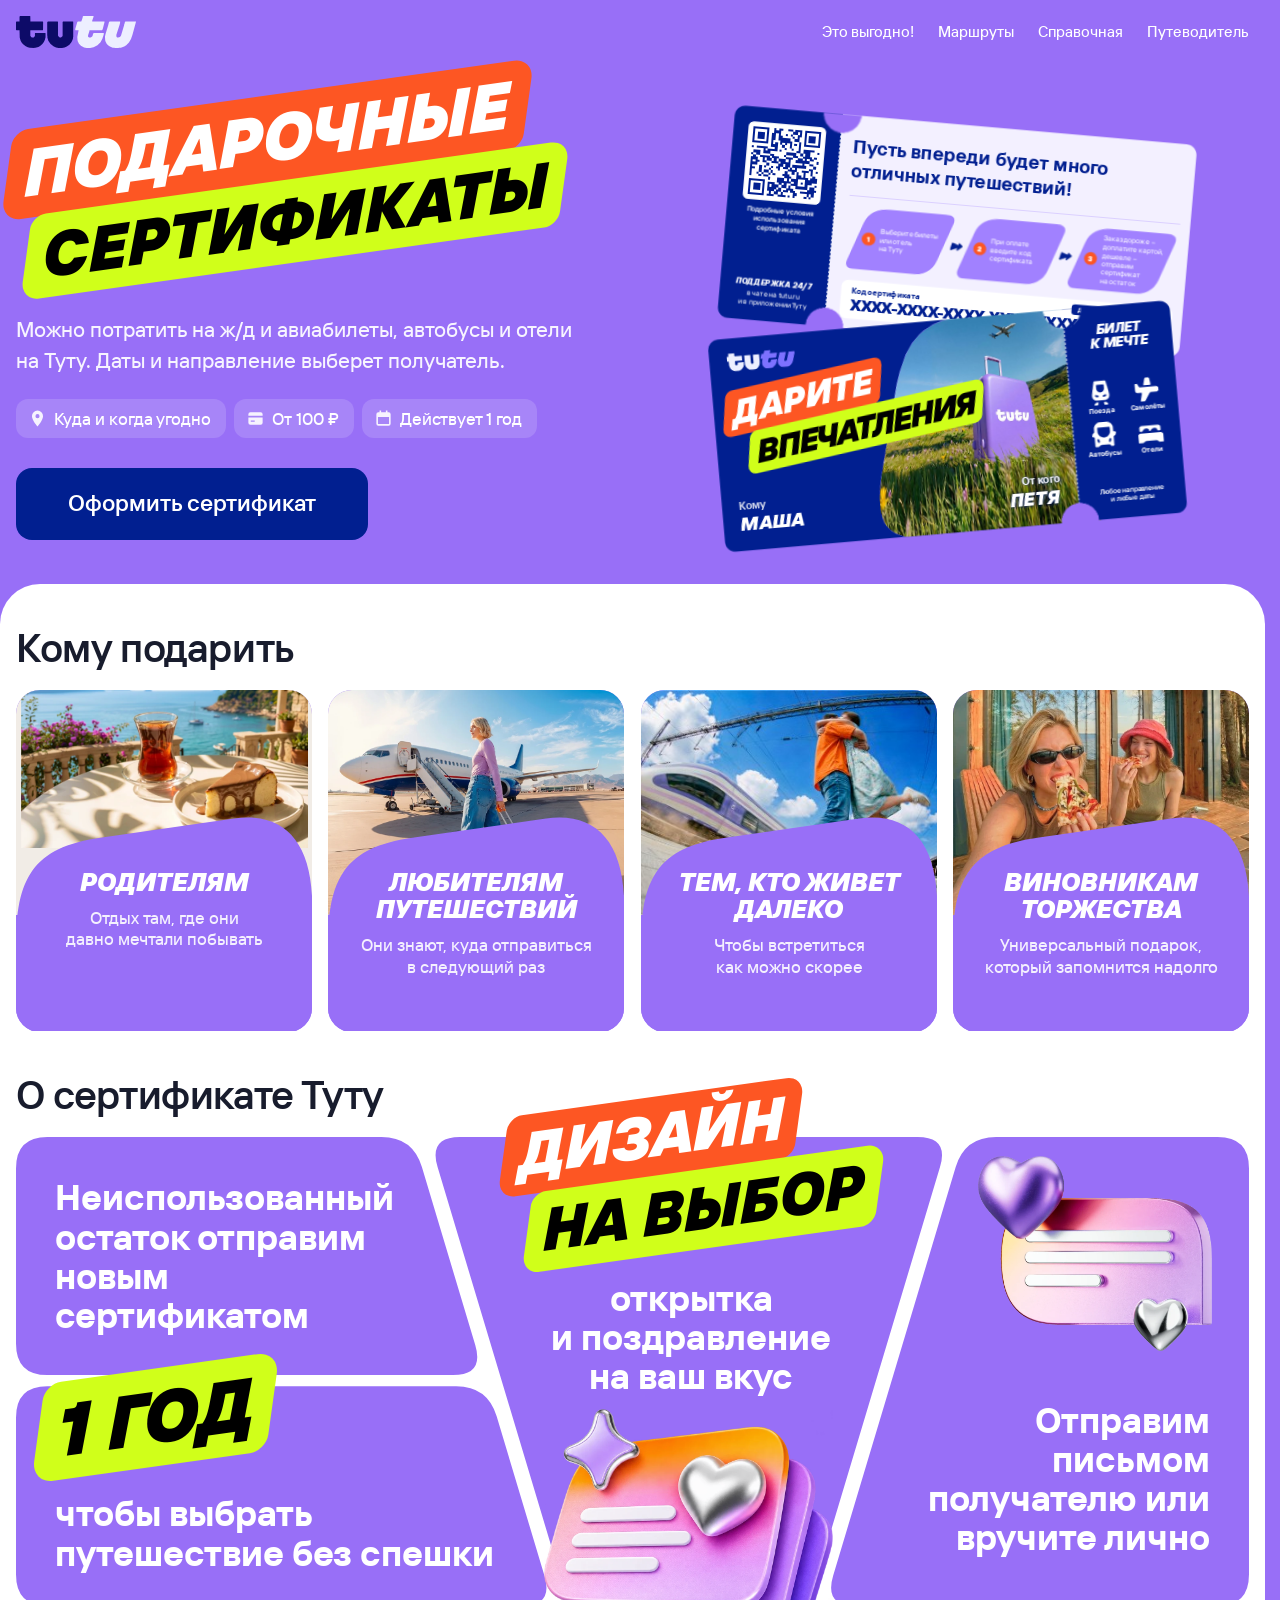
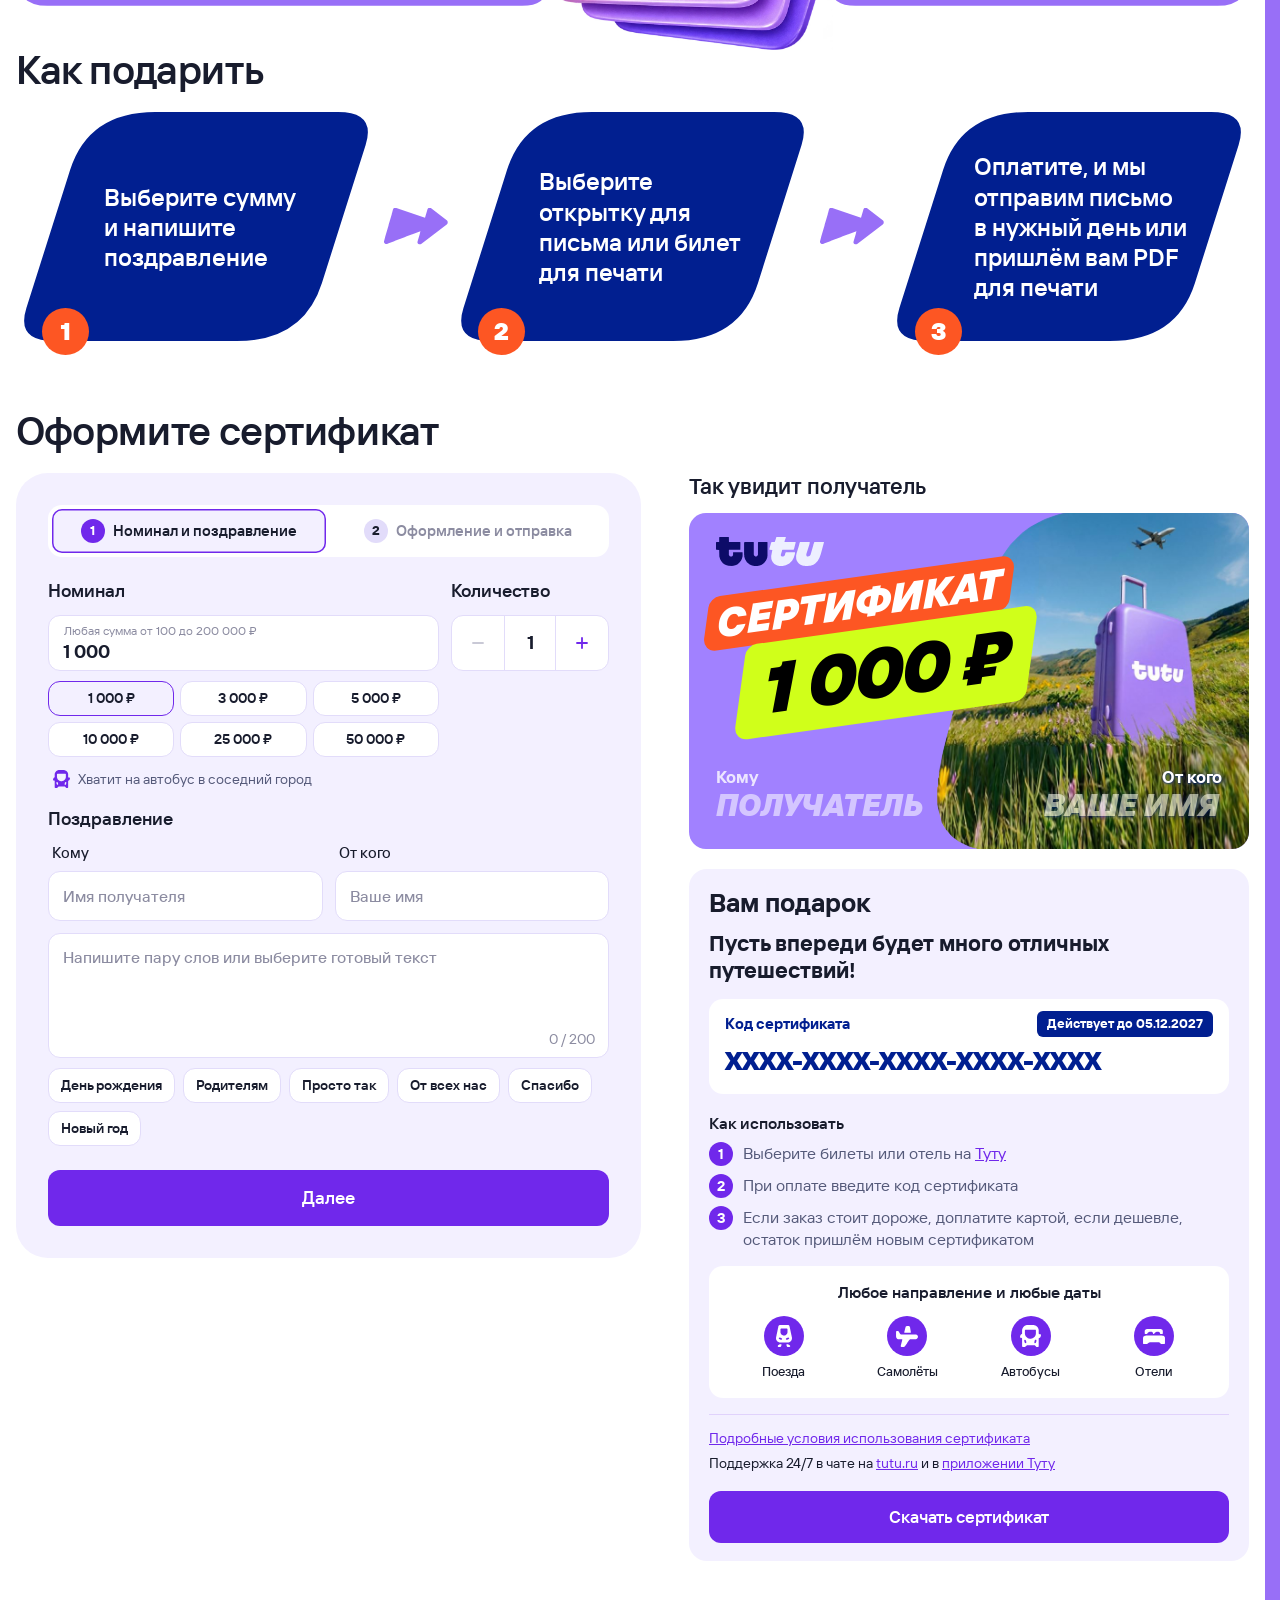
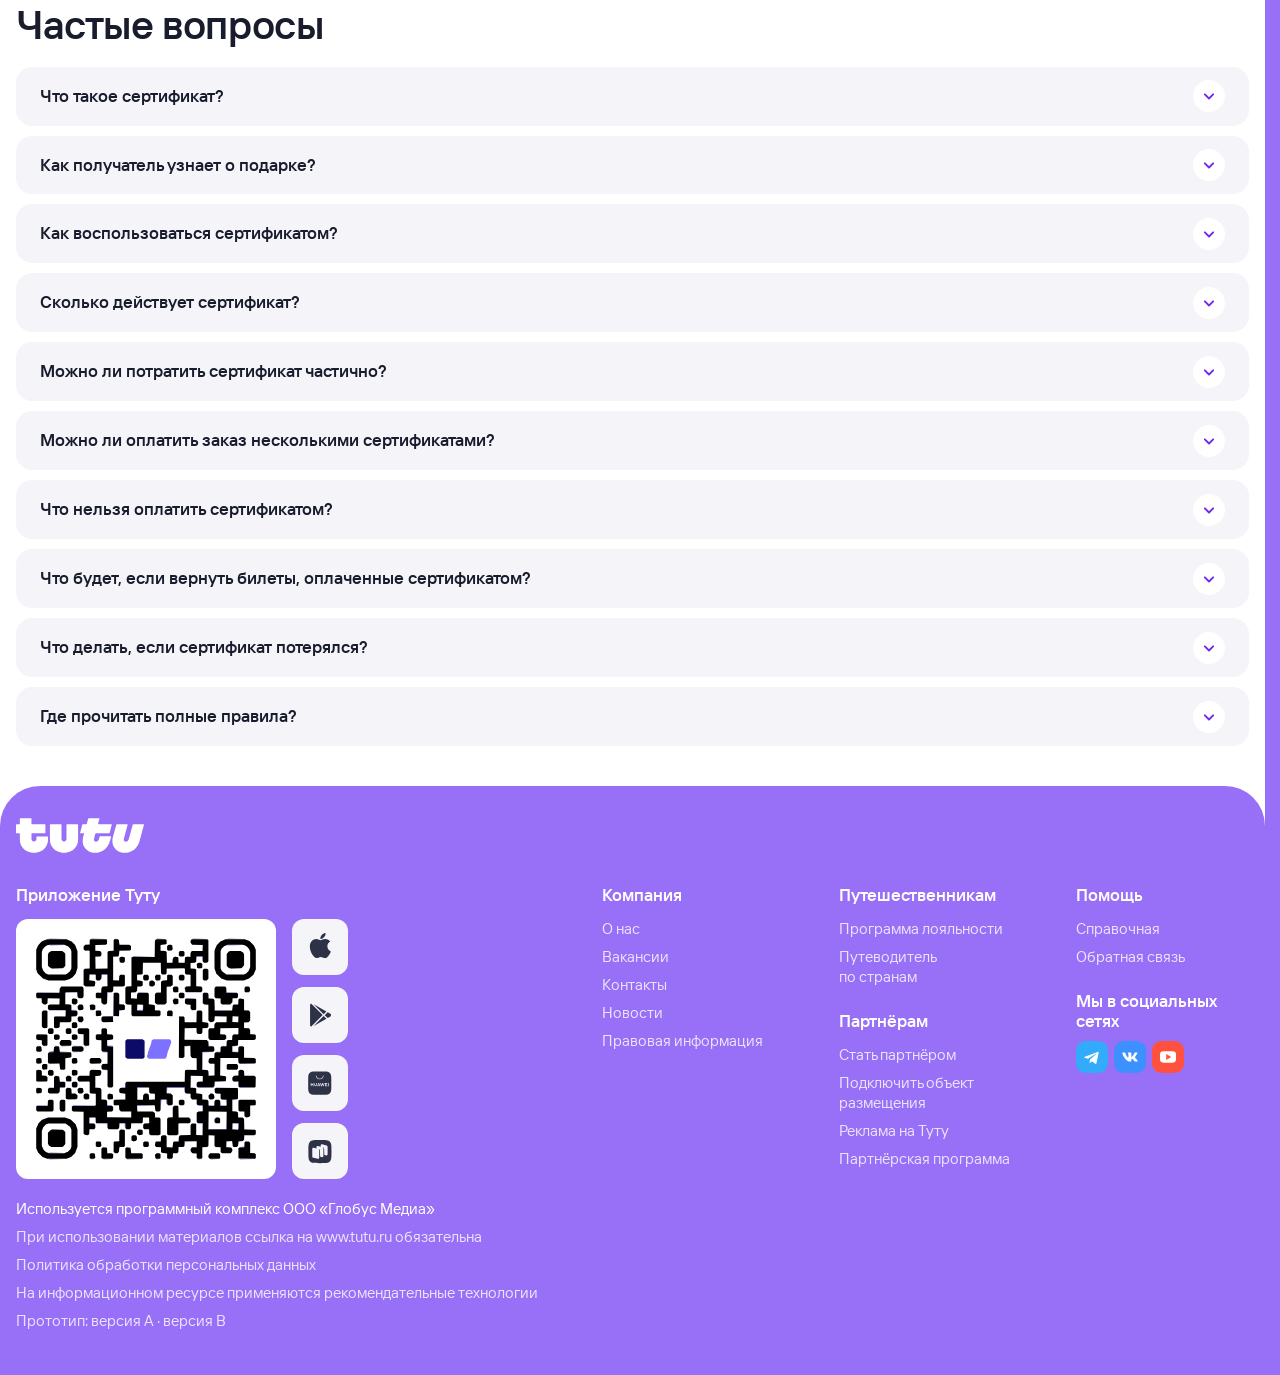
<file: index.html>
<!DOCTYPE html>
<html lang="ru">
<head>
<meta charset="utf-8">
<meta name="viewport" content="width=device-width, initial-scale=1">
<title>Подарочный сертификат Туту на поездку</title>
<meta name="description" content="Сертификат на ж/д и авиабилеты, автобусы и отели. Действует год, остаток не сгорает.">
<meta name="robots" content="noindex">
<!-- Тема: Samsung Internet и авто-тёмный режим Chrome не перекрашивают страницы, у которых заявлена своя тёмная тема.
     Поэтому заявляем «light dark», а цвета везде задаём светлые сами (site.css) -->
<meta name="color-scheme" content="light dark">
<meta name="theme-color" content="#986FF7">
<link rel="icon" type="image/png" href="assets/favicon.png">
<link rel="apple-touch-icon" href="assets/apple-touch-icon.png">
<link rel="stylesheet" href="site.css?v=20261126210813">
<link rel="stylesheet" href="ticket.css?v=20261126210813">
</head>
<body>

<header class="top">
  <div class="container top-inner">
    <a href="https://www.tutu.ru/" aria-label="Туту — главная страница"><img class="logo" src="assets/ticket/lg-on-violet.svg" alt="Туту"></a>
    <nav class="top-nav" id="topNav" aria-label="Разделы страницы">
      <a href="https://www.tutu.ru/juicy-offers/">Это выгодно!</a>
      <a href="https://provereno.tutu.ru/">Маршруты</a>
      <a href="https://www.tutu.ru/2read/">Справочная</a>
      <a href="https://www.tutu.ru/geo/">Путеводитель</a>
    </nav>
    <button type="button" class="menu-btn" id="menuBtn" aria-label="Меню" aria-expanded="false" aria-controls="topNav"><svg class="menu-lines" viewBox="0 0 24 24" aria-hidden="true"><path d="M4 7h16M4 12h16M4 17h16"/></svg><svg class="menu-close" viewBox="0 0 24 24" aria-hidden="true"><path d="M6 6l12 12M18 6 6 18"/></svg></button>
  </div>
</header>

<main>

<!-- Первый экран: что это и как работает. Справа сам билет, как его получит человек -->
<section class="hero">
  <div class="container hero-grid">
    <div>
      <h1 class="hero-title stk-group"><span class="stk stk-red">Подарочные</span><span class="stk stk-lime">сертификаты</span></h1>
      <p class="hero-sub">Можно потратить на&nbsp;ж/д и&nbsp;авиабилеты, автобусы и&nbsp;отели на&nbsp;Туту. Даты и&nbsp;направление выберет получатель.</p>
      <ul class="facts">
        <li><svg viewBox="0 0 24 24" aria-hidden="true"><path fill-rule="evenodd" d="M12 2a7 7 0 0 1 7 7c0 5.2-7 13-7 13S5 14.2 5 9a7 7 0 0 1 7-7Zm0 4.4a2.6 2.6 0 1 0 0 5.2 2.6 2.6 0 0 0 0-5.2Z"/></svg>Куда и&nbsp;когда угодно</li>
        <li><svg viewBox="0 0 24 24" aria-hidden="true"><path fill-rule="evenodd" d="M5.5 4h13A2.5 2.5 0 0 1 21 6.5v11a2.5 2.5 0 0 1-2.5 2.5h-13A2.5 2.5 0 0 1 3 17.5v-11A2.5 2.5 0 0 1 5.5 4ZM3 8.4v2.4h18V8.4H3Zm3 6.2v1.6h5v-1.6H6Z"/></svg>От&nbsp;100&nbsp;₽</li>
        <li><svg viewBox="0 0 24 24" aria-hidden="true"><path fill-rule="evenodd" d="M7 2h2v2h6V2h2v2h1.5A2.5 2.5 0 0 1 21 6.5v12a2.5 2.5 0 0 1-2.5 2.5h-13A2.5 2.5 0 0 1 3 18.5v-12A2.5 2.5 0 0 1 5.5 4H7V2ZM5 10v8.5c0 .3.2.5.5.5h13c.3 0 .5-.2.5-.5V10H5Z"/></svg>Действует 1&nbsp;год</li>
      </ul>
      <a class="btn btn-primary hero-cta" href="#buy">Оформить сертификат</a>
    </div>
    <div class="hero-art" aria-label="Подарочный сертификат Туту">
      <div class="hero-back tk-box" id="heroBack"></div>
      <div class="hero-front tk-box" id="heroFront"></div>
    </div>
  </div>
</section>

<!-- Кому подарить: плитки из CONFIG.giftCards, кому подойдёт такой подарок -->
<section class="section" id="who">
  <div class="container">
    <h2>Кому подарить</h2>
    <div class="gift-row" id="giftRow"></div>
  </div>
</section>

<!-- О сертификате Туту: плитки разной высоты со стикерами и 3D, текст продолжает стикер, без точек -->
<section class="section" id="perks">
  <div class="container">
    <h2>О&nbsp;сертификате Туту</h2>
    <!-- Компьютер: четыре сцепленные плитки как в «Тутуленде», у каждой один акцент, стикеры и 3D выходят за края -->
    <div class="pk">
      <svg class="pk-bg" viewBox="0 0 1336 508" aria-hidden="true"><path d="M0.0,34.0Q0.0,0.0 34.0,0.0L396.0,0.0Q430.0,0.0 439.8,32.6L497.6,225.4Q507.4,258.0 473.4,258.0L34.0,258.0Q0.0,258.0 0.0,224.0Z"/><path d="M0.0,304.0Q0.0,270.0 34.0,270.0L477.0,270.0Q511.0,270.0 520.8,302.6L572.6,475.4Q582.4,508.0 548.4,508.0L34.0,508.0Q0.0,508.0 0.0,474.0Z"/><path d="M456.8,32.6Q447.0,0.0 481.0,0.0L977.0,0.0Q1011.0,0.0 1001.2,32.6L868.4,475.4Q858.6,508.0 824.6,508.0L633.4,508.0Q599.4,508.0 589.6,475.4Z"/><path d="M1018.2,32.6Q1028.0,0.0 1062.0,0.0L1302.0,0.0Q1336.0,0.0 1336.0,34.0L1336.0,474.0Q1336.0,508.0 1302.0,508.0L909.6,508.0Q875.6,508.0 885.4,475.4Z"/></svg>
      <p class="pk-t pk-a">Неиспользованный остаток отправим новым сертификатом</p>
      <span class="stk-group pk-s pk-s-b"><span class="stk stk-lime">1&nbsp;год</span></span>
      <p class="pk-t pk-b">чтобы выбрать путешествие без&nbsp;спешки</p>
      <span class="stk-group pk-s pk-s-c"><span class="stk stk-red">Дизайн</span><span class="stk stk-lime">на&nbsp;выбор</span></span>
      <p class="pk-t pk-c">открытка и&nbsp;поздравление<br>на&nbsp;ваш вкус</p>
      <p class="pk-t pk-d">Отправим<br>письмом<br>получателю или<br>вручите лично</p>
      <img class="pk-3d pk-3d-design" src="assets/art/cards-design.webp" alt="">
      <img class="pk-3d pk-3d-d" src="assets/art/card-hearts.webp" alt="">
    </div>
    <!-- Телефон: плитки стопкой, текст слева, стикер или 3D справа -->
    <ul class="pkm">
      <li class="pkm-i"><span class="stk-group"><span class="stk stk-red">Дизайн</span><span class="stk stk-lime">на&nbsp;выбор</span></span><p>открытка и&nbsp;поздравление на&nbsp;ваш вкус</p></li>
      <li class="pkm-i is-lime"><p>Отправим письмом получателю или&nbsp;вручите лично</p><img class="pkm-hearts" src="assets/art/card-hearts.webp" alt=""></li>
      <li class="pkm-i"><span class="stk-group pkm-year"><span class="stk stk-lime">1&nbsp;год</span></span><p>чтобы выбрать путешествие без&nbsp;спешки</p><img src="assets/art/calendar.webp" alt=""></li>
      <li class="pkm-i"><p>Неиспользованный остаток отправим новым сертификатом</p></li>
    </ul>
  </div>
</section>

<!-- Как подарить: шаги покупки, как в мастере -->
<section class="section" id="how">
  <div class="container">
    <h2>Как подарить</h2>
    <ol class="use-steps">
      <li class="use-step"><span class="use-num">1</span><h3>Выберите сумму и&nbsp;напишите поздравление</h3></li>
      <li class="use-step"><span class="use-num">2</span><h3>Выберите открытку для письма или билет для печати</h3></li>
      <li class="use-step"><span class="use-num">3</span><h3>Оплатите, и&nbsp;мы отправим письмо в&nbsp;нужный день или пришлём вам PDF для&nbsp;печати</h3></li>
    </ol>
  </div>
</section>

<!-- Форма оформления подарка -->
<section class="section buy" id="buy">
  <div class="container">
    <h2>Оформите сертификат</h2>

    <div class="builder">
      <!-- Телефон: сверху выбранная открытка или билет, весь предпросмотр открывается отдельным экраном -->
      <div class="pv-mini">
        <div class="tk-box pv-tk" id="pvMini"></div>
        <button type="button" class="pv-open" id="pvOpen"><svg viewBox="0 0 24 24" aria-hidden="true"><path d="M2.5 12s3.5-6.5 9.5-6.5 9.5 6.5 9.5 6.5-3.5 6.5-9.5 6.5S2.5 12 2.5 12Z" fill="none" stroke="currentColor" stroke-width="1.8" stroke-linejoin="round"/><circle cx="12" cy="12" r="3" fill="none" stroke="currentColor" stroke-width="1.8"/></svg>Как увидит получатель</button>
      </div>
      <form class="form form-a" id="form" novalidate>
        <!-- Два шага на этой же странице: переключаются кнопками сверху и «Далее» / «Назад» -->
        <div class="fsteps" role="tablist" aria-label="Шаги оформления">
          <button type="button" class="fstep" data-go="1" role="tab"><span>1</span>Номинал и&nbsp;поздравление</button>
          <button type="button" class="fstep" data-go="2" role="tab"><span>2</span>Оформление и&nbsp;отправка</button>
        </div>

        <div class="fpart" data-part="1">
        <fieldset class="field">
          <legend class="sr-only">Номинал</legend>
          <div class="nom-row">
            <span class="field-title nom-t" aria-hidden="true">Номинал</span>
            <span class="field-title qty-t" id="qtyLabel">Количество</span>
            <div class="float-field"><input class="float-input" id="amount" inputmode="numeric" autocomplete="off" placeholder=" " value="1 000"><label for="amount">Любая сумма от&nbsp;100 до&nbsp;200&nbsp;000&nbsp;₽</label></div>
            <div class="qty-seg" role="group" aria-labelledby="qtyLabel"><button type="button" id="qtyMinus" aria-label="Меньше"><svg viewBox="0 0 24 24" aria-hidden="true"><path d="M6 12h12" fill="none" stroke="currentColor" stroke-width="2.2" stroke-linecap="round"/></svg></button><input id="qty" inputmode="numeric" autocomplete="off" value="1" aria-label="Количество сертификатов"><button type="button" id="qtyPlus" aria-label="Больше"><svg viewBox="0 0 24 24" aria-hidden="true"><path d="M12 6v12M6 12h12" fill="none" stroke="currentColor" stroke-width="2.2" stroke-linecap="round"/></svg></button></div>
            <div class="chips" id="amountChips">
              <button type="button" class="chip" data-amount="1000">1&nbsp;000&nbsp;₽</button>
              <button type="button" class="chip" data-amount="3000">3&nbsp;000&nbsp;₽</button>
              <button type="button" class="chip" data-amount="5000">5&nbsp;000&nbsp;₽</button>
              <button type="button" class="chip" data-amount="10000">10&nbsp;000&nbsp;₽</button>
              <button type="button" class="chip" data-amount="25000">25&nbsp;000&nbsp;₽</button>
              <button type="button" class="chip" data-amount="50000">50&nbsp;000&nbsp;₽</button>
            </div>
            <p class="enough" id="amountEnough" aria-live="polite"></p>
          </div>
        </fieldset>

        <fieldset class="field">
          <legend class="field-title">Поздравление</legend>
          <div class="two">
            <div>
              <label class="label" for="toName">Кому</label>
              <input class="input" id="toName" maxlength="40" placeholder="Имя получателя" required>
              <p class="err" id="toNameErr" hidden></p>
            </div>
            <div>
              <label class="label" for="fromName">От кого</label>
              <input class="input" id="fromName" maxlength="80" placeholder="Ваше имя" required>
              <p class="err" id="fromNameErr" hidden></p>
            </div>
          </div>
          <div class="msg-box"><textarea class="input" id="message" maxlength="200" aria-label="Текст поздравления" placeholder="Напишите пару слов или выберите готовый текст"></textarea><div class="counter"><span id="msgCount">0</span> / 200</div></div>
          <div class="chips templates" id="templates"></div>
        </fieldset>
        <button type="button" class="btn btn-primary fnext" data-go="2">Далее</button>
        </div>

        <div class="fpart" data-part="2" hidden>
        <fieldset class="field">
          <legend class="field-title">Как подарить</legend>
          <div class="radio-cards">
            <label class="radio-card">
              <input type="radio" name="delivery" value="recipient" checked>
              <b>На&nbsp;почту получателю</b>
              <span id="recipientHint">Отправим сразу или в&nbsp;выбранный день</span>
            </label>
            <label class="radio-card">
              <input type="radio" name="delivery" value="self">
              <b>Вручу лично</b>
              <span id="selfHint">Пришлём вам PDF, чтобы распечатать</span>
            </label>
          </div>

          <!-- Вручу лично: в каком виде распечатать -->
          <div class="sub" id="formatBlock" hidden>
            <span class="label pick-label">Формат</span>
            <div class="seg" role="group" aria-label="Формат">
              <button type="button" data-format="a4">Односторонний</button>
              <button type="button" data-format="ticket">Двусторонний</button>
            </div>
            <p class="seg-hint" id="formatHint"></p>
          </div>

          <!-- Оформление: открытка для письма и листа А4, билет для печати с двух сторон -->
          <div class="pick sub" id="designField">
            <span class="label pick-label" id="designLabel">Открытка</span>
            <div class="designs" id="designs"></div>
            <div class="designs" id="tickets"></div>
          </div>

          <div class="sub" id="recipientBlock">
            <span class="label">Когда отправить</span>
            <div class="chips" id="whenChips">
              <button type="button" class="chip" data-when="now" aria-pressed="true">Сразу после оплаты</button>
              <button type="button" class="chip" data-when="date" aria-pressed="false">Выбрать день и&nbsp;время</button>
            </div>
            <div class="when-row" id="dateRow" hidden>
              <input type="hidden" id="sendDate">
              <input type="hidden" id="sendTime" value="09:00">
            </div>
            <div class="two sub">
              <div>
                <label class="label" for="toEmail">Почта получателя</label>
                <input class="input" id="toEmail" type="email" autocomplete="off" placeholder="name@mail.ru">
                <p class="err" id="toEmailErr" hidden></p>
              </div>
              <div>
                <label class="label" for="fromEmail">Ваша почта</label>
                <input class="input" id="fromEmail" type="email" autocomplete="email" placeholder="name@mail.ru">
                <p class="err" id="fromEmailErr" hidden></p>
              </div>
            </div>
          </div>

          <div class="sub" id="selfBlock" hidden>
            <label class="label" for="selfEmail">Ваша почта</label>
            <input class="input" id="selfEmail" type="email" autocomplete="email" placeholder="name@mail.ru">
            <p class="field-hint" id="selfEmailHint">Пришлём PDF с&nbsp;сертификатом и&nbsp;чек</p><p class="err" id="selfEmailErr" hidden></p>
          </div>
        </fieldset>

        <div class="pay">
          <div class="pay-row"><button type="button" class="btn fback" data-go="1" aria-label="Назад к поздравлению"><svg viewBox="0 0 24 24" aria-hidden="true"><path d="M19 12H5m6-6-6 6 6 6" fill="none" stroke="currentColor" stroke-width="2" stroke-linecap="round" stroke-linejoin="round"/></svg></button><button type="submit" class="btn btn-primary" id="payBtn">Оплатить</button></div>
          <p class="pay-note">Сертификат действует 12&nbsp;месяцев с&nbsp;момента отправки. Остаток не&nbsp;сгорает. <a href="https://www.tutu.ru/2read/legal_information/sertificat/">Правила</a></p>
        </div>
        </div>
      </form>

      <aside class="preview" aria-label="Предпросмотр сертификата">
        <div class="preview-head"><p class="preview-title">Так увидит получатель</p><button type="button" class="pv-close" id="pvClose" aria-label="Закрыть предпросмотр"><svg viewBox="0 0 24 24" aria-hidden="true"><path d="M6 6l12 12M18 6 6 18" fill="none" stroke="currentColor" stroke-width="2" stroke-linecap="round"/></svg></button></div>
        <!-- На почту: открытка и письмо -->
        <div id="emailPreview">
          <div class="tk-box pv-tk" id="pvFront"></div>
          <div class="letter">
            <p class="letter-title" id="letterTitle"></p>
            <p class="letter-msg" id="letterMsg"></p>
            <div class="letter-code"><div class="letter-code-l"><span>Код сертификата</span><span class="letter-till" id="certValid"></span></div><b>XXXX-XXXX-XXXX-XXXX-XXXX</b></div>
            <p class="letter-h">Как использовать</p>
            <ol class="letter-steps">
              <li>Выберите билеты или отель на&nbsp;<a href="https://www.tutu.ru/" target="_blank" rel="noopener">Туту</a></li>
              <li>При оплате введите код сертификата</li>
              <li>Если заказ стоит дороже, доплатите картой, если дешевле, остаток пришлём новым сертификатом</li>
            </ol>
            <div class="letter-any">
              <p>Любое направление и&nbsp;любые даты</p>
              <div class="letter-modes"><span class="letter-mode"><i><img src="assets/ticket/ic-train-w.svg" alt=""></i>Поезда</span><span class="letter-mode"><i><img src="assets/ticket/ic-plane-w.svg" alt=""></i>Самолёты</span><span class="letter-mode"><i><img src="assets/ticket/ic-bus-w.svg" alt=""></i>Автобусы</span><span class="letter-mode"><i><img src="assets/ticket/ic-bed-w.svg" alt=""></i>Отели</span></div>
            </div>
            <ul class="letter-info">
              <li><a href="index.html#faq" target="_blank" rel="noopener">Подробные условия использования сертификата</a></li>
              <li>Поддержка 24/7 в&nbsp;чате на&nbsp;<a href="https://www.tutu.ru/" target="_blank" rel="noopener">tutu.ru</a> и&nbsp;в&nbsp;<a href="https://c.tutu.ru/mobileapp" target="_blank" rel="noopener">приложении Туту</a></li>
            </ul>
            <span class="btn btn-primary letter-pdf" aria-disabled="true">Скачать сертификат</span>
          </div>
        </div>
        <!-- Вручу лично: PDF с билетом для печати с двух сторон -->
        <div id="ticketPreview" hidden>
          <span class="pv-side">Лицевая сторона</span>
          <div class="tk-box pv-tk" id="pvPrintFront"></div>
          <span class="pv-side">Оборот</span>
          <div class="tk-box pv-tk" id="pvPrintBack"></div>
        </div>
        <!-- Вручу лично, лист А4: тот же лист, что уходит в PDF -->
        <div id="a4Preview" hidden>
          <iframe class="pv-a4" id="pvA4" scrolling="no" title="Лист А4 для печати" loading="lazy"></iframe>
        </div>
      </aside>
    </div>
  </div>
</section>

<section class="section" id="faq">
  <div class="container">
    <h2>Частые вопросы</h2>
    <div class="faq-list">
      <details>
        <summary>Что такое сертификат?</summary>
        <p>Это подарочная сумма от&nbsp;100 до&nbsp;200&nbsp;000&nbsp;₽, которую можно потратить на&nbsp;Туту: на&nbsp;ж/д и&nbsp;авиабилеты, автобусы и&nbsp;отели. Куда и&nbsp;когда поехать, выберет получатель.</p>
      </details>
      <details>
        <summary>Как получатель узнает о&nbsp;подарке?</summary>
        <p>Если вы выбрали отправку на&nbsp;почту, получатель получит письмо сразу после оплаты или в&nbsp;выбранный день. В&nbsp;письме будут открытка, поздравление, код сертификата и&nbsp;срок действия. Если вы&nbsp;решили вручить подарок лично, PDF для печати придёт вам на&nbsp;почту.</p>
      </details>
      <details>
        <summary>Как воспользоваться сертификатом?</summary>
        <p>Выберите билеты или отель на&nbsp;сайте или в&nbsp;приложении Туту. При оплате введите код сертификата в&nbsp;специальное поле и&nbsp;проверьте, что сумма заказа уменьшилась. Если заказ дороже, разницу доплатите картой.</p>
      </details>
      <details>
        <summary>Сколько действует сертификат?</summary>
        <p>12&nbsp;месяцев. Дата окончания указана в&nbsp;письме и&nbsp;на&nbsp;сертификате.</p>
      </details>
      <details>
        <summary>Можно ли потратить сертификат частично?</summary>
        <p>Да. Если заказ стоит меньше сертификата, разница придёт новым сертификатом на&nbsp;почту, которую вы указали при оплате заказа. Новый сертификат тоже действует 12&nbsp;месяцев.</p>
      </details>
      <details>
        <summary>Можно ли оплатить заказ несколькими сертификатами?</summary>
        <p>Нет. Один заказ оплачивается одним сертификатом, разницу можно доплатить картой.</p>
      </details>
      <details>
        <summary>Что нельзя оплатить сертификатом?</summary>
        <p>Дополнительные услуги к&nbsp;билетам, например страховку. Исключение&nbsp;— багаж, оформленный вместе с&nbsp;билетом на&nbsp;автобус. Ещё нельзя одним сертификатом оплатить билеты туда и&nbsp;обратно на&nbsp;поезд или автобус: каждое направление оформляется отдельным заказом со&nbsp;своим сертификатом. Не&nbsp;получится оплатить и&nbsp;предзаказ ж/д билетов, авиабилет на&nbsp;ребёнка в&nbsp;уже оформленном заказе, отели с&nbsp;оплатой на&nbsp;месте, с&nbsp;вариантом «Оплатить позже» или с&nbsp;пометкой «От&nbsp;партнёра».</p>
      </details>
      <details>
        <summary>Что будет, если вернуть билеты, оплаченные сертификатом?</summary>
        <p>Придёт новый сертификат на&nbsp;ту&nbsp;же сумму за&nbsp;вычетом сборов. Он&nbsp;будет привязан к&nbsp;почте, указанной в&nbsp;заказе, и&nbsp;тоже действует 12&nbsp;месяцев.</p>
      </details>
      <details>
        <summary>Что делать, если сертификат потерялся?</summary>
        <p>Сертификат не&nbsp;именной, поэтому его нельзя заблокировать или выпустить заново. Сохраните письмо и&nbsp;не&nbsp;пересылайте код посторонним. Если письмо не&nbsp;пришло, напишите в&nbsp;чат поддержки на&nbsp;tutu.ru или в&nbsp;приложении Туту либо позвоните по&nbsp;номеру <a href="tel:+78005115563">8&nbsp;800&nbsp;511-55-63</a>. Поддержка работает круглосуточно.</p>
      </details>
      <details>
        <summary>Где прочитать полные правила?</summary>
        <p>В&nbsp;<a href="https://www.tutu.ru/2read/legal_information/sertificat/">правилах приобретения и&nbsp;использования сертификатов</a>.</p>
      </details>
    </div>
  </div>
</section>

</main>

<footer class="footer">
  <div class="container">
    <img class="footer-logo" src="assets/footer/logo-tutu-white.svg" alt="Туту">
    <!-- Подвал как на tutu.ru: разделы и ссылки с главной tutu.ru, вёрстка и картинки с индийского лендинга -->
    <div class="footer-grid">
      <div class="footer-app-col">
        <h4 class="footer-app-title">Приложение Туту</h4>
        <div class="footer-app-body">
          <div class="qr"><img src="assets/footer/qr-new.svg" alt="QR-код для скачивания приложения Туту"></div>
          <div class="stores">
            <a href="https://apps.apple.com/ru/app/жд-билеты-отели-авиабилеты/id1296791829" rel="noreferrer nofollow noopener" aria-label="App Store"><img src="assets/footer/store-apple.svg?v=2" alt="App Store"></a>
            <a href="https://play.google.com/store/apps/details?id=ru.tutu.tutu_emp" rel="noreferrer nofollow noopener" aria-label="Google Play"><img src="assets/footer/store-google.svg?v=2" alt="Google Play"></a>
            <a href="https://appgallery.huawei.com/#/app/C100925545" rel="noreferrer nofollow noopener" aria-label="Huawei AppGallery"><img src="assets/footer/store-huawei.svg?v=2" alt="Huawei AppGallery"></a>
            <a href="https://www.rustore.ru/catalog/app/ru.tutu.tutu_emp" rel="noreferrer nofollow noopener" aria-label="RuStore"><img src="assets/footer/store-rustore.svg?v=2" alt="RuStore"></a>
          </div>
        </div>
      </div>
      <div class="footer-col">
        <h4>Компания</h4>
        <a href="https://c.tutu.ru/">О&nbsp;нас</a>
        <a href="https://company.tutu.ru/vacancy/">Вакансии</a>
        <a href="https://c.tutu.ru/#company-contacts">Контакты</a>
        <a href="https://www.tutu.ru/news_own/">Новости</a>
        <a href="https://www.tutu.ru/2read/legal_information/">Правовая информация</a>
      </div>
      <div class="footer-col">
        <h4>Путешественникам</h4>
        <a href="https://bonus.tutu.ru/">Программа лояльности</a>
        <a href="https://www.tutu.ru/geo/">Путеводитель по&nbsp;странам</a>
        <h4 class="footer-h4-extra">Партнёрам</h4>
        <a href="https://c.tutu.ru/partners/">Стать партнёром</a>
        <a href="https://partner.tutu.ru/hotels">Подключить объект размещения</a>
        <a href="https://www.tutu.ru/2read/advert/advert/">Реклама на&nbsp;Туту</a>
        <a href="https://advcake.ru/lp/tutu/">Партнёрская программа</a>
      </div>
      <div class="footer-col">
        <h4>Помощь</h4>
        <a href="https://www.tutu.ru/2read/">Справочная</a>
        <a href="https://www.tutu.ru/feedback.php">Обратная связь</a>
        <h4 class="footer-h4-extra">Мы в&nbsp;социальных сетях</h4>
        <div class="socials">
          <a href="https://t.me/tutu_travel" rel="noreferrer nofollow noopener" aria-label="Туту в Telegram"><img class="social" src="assets/footer/social-telegram.svg" alt="Telegram"></a>
          <a href="https://vk.com/tu_tu_ru" rel="noreferrer nofollow noopener" aria-label="Туту во ВКонтакте"><img class="social" src="assets/footer/social-vk.svg" alt="ВКонтакте"></a>
          <a href="https://youtube.com/@tutu_ru" rel="noreferrer nofollow noopener" aria-label="Туту в YouTube"><img class="social" src="assets/footer/social-youtube.svg" alt="YouTube"></a>
        </div>
      </div>

      <!-- Строки под QR как на tutu.ru: одного размера, каждая с новой строки -->
      <div class="footer-legal">
        <p>Используется программный комплекс <a href="https://tutu.tech/">ООО «Глобус Медиа»</a></p>
        <p>При использовании материалов ссылка на&nbsp;<a href="https://www.tutu.ru/">www.tutu.ru</a> обязательна</p>
        <p><a href="https://www.tutu.ru/2read/legal_information/legal_personal/">Политика обработки персональных данных</a></p>
        <p>На&nbsp;информационном ресурсе <a href="https://www.tutu.ru/2read/legal_information/legal_recsys_tutu/">применяются рекомендательные технологии</a></p>
        <p>Прототип: <a href="index.html">версия A</a> · <a href="index-b.html">версия B</a></p>
      </div>
    </div>
  </div>
</footer>

<dialog id="protoDialog">
  <h3 id="protoTitle">Это прототип</h3>
  <div id="protoBody"></div>
  <form method="dialog"><button class="btn btn-primary">Понятно</button></form>
</dialog>

<script src="ticket.js?v=20261126210813"></script>
<script src="shared.js?v=20261126210813"></script>
<script src="landing.js?v=20261126210813"></script>
<script>
// Версия A: форма на этой же странице
// qty — сколько одинаковых сертификатов; format — как распечатать при «Вручу лично»: односторонний лист А4 (по умолчанию) или двусторонний билет
const state = { step: 1, amount: CONFIG.defaultAmount, qty: 1, design: CONFIG.defaultDesign, ticket: CONFIG.defaultTicket, delivery: 'recipient', format: 'a4', when: 'now' };

// Несколько сертификатов приходят покупателю одним PDF, поэтому письмо получателю тогда недоступно.
// Когда количество вернулось к одному, возвращаем способ, который был выбран до этого
let deliveryBeforeMany = null;
const setDelivery = (v) => { state.delivery = v; document.querySelector(`input[name="delivery"][value="${v}"]`).checked = true; };
initQty((n) => {
  state.qty = n;
  if (n > 1 && state.delivery === 'recipient') { deliveryBeforeMany = 'recipient'; setDelivery('self'); }
  if (n === 1 && deliveryBeforeMany) { setDelivery(deliveryBeforeMany); deliveryBeforeMany = null; }
  render();
});
document.querySelectorAll('[data-format]').forEach((b) =>
  b.addEventListener('click', () => { state.format = b.dataset.format; render(); })
);

// Открытка для письма и оформление билета для печати
buildPicker('designs', CONFIG.designs, 'card', (id) => { state.design = id; render(); });
buildPicker('tickets', CONFIG.tickets, 'front', (id) => { state.ticket = id; render(); });

// Шаблоны поздравлений
// Готовые поздравления: свой текст не теряется, кнопка «Мой текст» его возвращает
const syncTemplates = initTemplates(render);

// Сумма
const parseAmount = (v) => parseInt(String(v).replace(/\D/g, ''), 10) || 0;
function setAmount(n, fromInput) {
  state.amount = n;
  if (!fromInput) $('amount').value = n ? n.toLocaleString('ru-RU') : '';
  render();
}
document.querySelectorAll('#amountChips .chip').forEach((c) =>
  c.addEventListener('click', () => setAmount(+c.dataset.amount))
);
$('amount').addEventListener('input', (e) => {
  state.amountErr = false;
  const n = parseAmount(e.target.value);
  e.target.value = n ? n.toLocaleString('ru-RU') : '';
  setAmount(n, true);
});

// Отправка
document.querySelectorAll('input[name="delivery"]').forEach((r) =>
  r.addEventListener('change', () => { state.delivery = r.value; render(); })
);
document.querySelectorAll('#whenChips .chip').forEach((c) =>
  c.addEventListener('click', () => { state.when = c.dataset.when; render(); })
);
const today = new Date();
const iso = (d) => new Date(d.getTime() - d.getTimezoneOffset() * 60000).toISOString().slice(0, 10);
$('sendDate').min = iso(today);
$('sendDate').value = iso(today);
initWhen();

['toName', 'fromName', 'message', 'sendDate', 'sendTime'].forEach((id) => $(id).addEventListener('input', render));

const amountValid = () => state.amount >= CONFIG.minAmount && state.amount <= CONFIG.maxAmount;

function render() {
  syncTemplates();
  // Шаги формы
  document.querySelectorAll('.fpart').forEach((p) => { p.hidden = +p.dataset.part !== state.step; });
  document.querySelectorAll('.fstep').forEach((b) => { b.setAttribute('aria-selected', +b.dataset.go === state.step); });
  const d = findDesign(state.design);
  const t = findTicket(state.ticket);
  const amountOk = amountValid();
  const toRecipient = state.delivery === 'recipient';

  document.querySelectorAll('#amountChips .chip').forEach((c) => c.setAttribute('aria-pressed', +c.dataset.amount === state.amount));
  document.querySelectorAll('#whenChips .chip').forEach((c) => c.setAttribute('aria-pressed', c.dataset.when === state.when));

  // Сумма
  // Пустая сумма подсвечивается красным только после попытки идти дальше
  $('amount').classList.toggle('is-invalid', !amountOk && (state.amount > 0 || state.amountErr));
  // Сумма вне диапазона: подпись в поле красная. Под суммами пример, на что хватит
  fillEnough(amountOk ? state.amount : 0);
  // На кнопке сумма за все сертификаты
  $('payBtn').textContent = payText(state.qty, state.amount, amountOk);
  fitButton($('payBtn'));
  const amountText = amountOk ? fmt(state.amount) : '— ₽';
  syncPicker('designs', d.id, amountText);
  syncPicker('tickets', t.id, amountText);

  // Количество
  syncQty(state.qty);
  const many = state.qty > 1;

  // Отправка. Несколько сертификатов приходят покупателю одним файлом, письмо получателю тогда недоступно
  const recipientRadio = document.querySelector('input[name="delivery"][value="recipient"]');
  recipientRadio.disabled = many;
  $('recipientHint').textContent = many ? 'Только для одного сертификата' : 'Отправим сразу или в выбранный день';
  $('selfHint').textContent = many ? `Пришлём ${certs(state.qty)} одним PDF` : 'Пришлём вам PDF, чтобы распечатать';
  $('selfEmailHint').textContent = many ? `Пришлём чек и ${certs(state.qty)} одним PDF` : 'Пришлём PDF с сертификатом и чек';

  // Вручу лично: билет с двух сторон или лист А4. Для письма и листа А4 выбираем открытку, для билета — билет
  const a4 = !toRecipient && state.format === 'a4';
  const ticket = !toRecipient && !a4;
  document.querySelectorAll('[data-format]').forEach((b) => b.setAttribute('aria-pressed', b.dataset.format === state.format));
  $('formatHint').textContent = a4 ? 'Можно просто распечатать или отправить в мессенджере' : 'Распечатайте с двух сторон листа и вырежьте по контуру';
  $('formatBlock').hidden = toRecipient;
  $('designs').parentElement.hidden = ticket;
  $('tickets').parentElement.hidden = !ticket;
  $('recipientBlock').hidden = !toRecipient;
  $('selfBlock').hidden = toRecipient;
  $('dateRow').hidden = state.when !== 'date';

  // Срок считаем от отправки: при отложенной отправке получатель не теряет месяцы
  const toName = $('toName').value.trim();
  const fromName = $('fromName').value.trim();
  const msg = $('message').value.trim();
  const delayed = toRecipient && state.when === 'date' && $('sendDate').value;
  const until = delayed ? new Date($('sendDate').value + 'T00:00') : new Date(today);
  until.setMonth(until.getMonth() + CONFIG.validityMonths);
  // Имя не склоняем: «для Ани» автоматически не собрать, поэтому пишем как ввели
  const fields = { amount: amountText, to: toName, from: fromName, msg, till: untilText(until) };

  // Предпросмотр: на почту — открытка и письмо, билет — обе стороны, лист А4 — сам лист
  $('emailPreview').hidden = !toRecipient;
  $('ticketPreview').hidden = !ticket;
  $('a4Preview').hidden = !a4;
  if (toRecipient) {
    // На открытке для письма «Кому» и «От кого», как на билете для печати
    tkMount($('pvFront'), 'card', d); tkFill($('pvFront'), fields);
  } else if (ticket) {
    tkMount($('pvPrintFront'), 'front', t); tkFill($('pvPrintFront'), fields);
    tkMount($('pvPrintBack'), 'back', t); tkFill($('pvPrintBack'), fields);
  } else {
    showA4($('pvA4'), { amountNum: amountOk ? state.amount : 0, to: toName, from: fromName, msg }, d.id);
  }

  // Телефон: над формой выбранная открытка, а для билета его лицевая сторона
  tkMount($('pvMini'), ticket ? 'front' : 'card', ticket ? t : d); tkFill($('pvMini'), fields);

  // Письмо
  $('msgCount').textContent = $('message').value.length;
  growMessage();
  fillLetter({ amountText, amountNum: amountOk ? state.amount : 0, to: toName, from: fromName, msg, design: d.id, till: untilText(until) });
}

// Когда уйдёт письмо: для итога заказа
function whenText() {
  return state.when === 'now' ? 'сразу после оплаты'
    : new Date($('sendDate').value + 'T00:00').toLocaleDateString('ru-RU', { day: 'numeric', month: 'long' }) + ' в ' + ($('sendTime').value || '09:00');
}

// Оплата: в прототипе только показываем, что ушло бы в заказ
const emailOk = (v) => /^[^\s@]+@[^\s@]+\.[^\s@]+$/.test(v.trim());
function checkEmail(id) {
  const ok = emailOk($(id).value);
  // Без подписи под полем: неверное поле просто подсвечивается красным
  $(id).classList.toggle('is-invalid', !ok);
  return ok;
}
// «Кому» и «От кого» обязательны: без них открытка и билет выходят безымянными
function checkName(id) {
  const ok = $(id).value.trim().length > 0;
  $(id).classList.toggle('is-invalid', !ok);
  return ok;
}

// Первый шаг заполнен: номинал в диапазоне и оба имени
function stepOneOk() {
  // Ошибки только подсвечиваются красным, курсор никуда не переставляем
  const amountOk = amountValid();
  if (!amountOk) state.amountErr = true;
  const namesOk = [checkName('toName'), checkName('fromName')].every(Boolean);
  if (!amountOk || !namesOk) { goStep(1); render(); return false; }
  return true;
}
// Переход между шагами. Если верх формы ушёл за экран, возвращаем его, чтобы шаг начинался с начала
// Между шагами можно ходить свободно, проверка только при оплате
function goStep(n) {
  if (n === state.step) return;
  state.step = n;
  render();
  fitButton($('payBtn'));
  const top = $('form').getBoundingClientRect().top;
  if (top < 0) $('form').scrollIntoView({ block: 'start' });
}
document.querySelectorAll('[data-go]').forEach((b) => b.addEventListener('click', () => goStep(+b.dataset.go)));

$('form').addEventListener('submit', (e) => {
  e.preventDefault();
  if (!stepOneOk()) return;
  const emails = state.delivery === 'recipient'
    ? [checkEmail('toEmail'), checkEmail('fromEmail')].every(Boolean)
    : checkEmail('selfEmail');
  // Сначала проверяется первый шаг (выше), потом второй: при ошибке на втором открываем его
  if (!emails) { goStep(2); return; }


  const toRecipient = state.delivery === 'recipient';
  const a4 = !toRecipient && state.format === 'a4';
  showProto('Здесь будет оплата', [
    state.qty > 1 ? `${certs(state.qty)} по ${fmt(state.amount)}, итого ${fmt(state.qty * state.amount)}` : 'Номинал: ' + fmt(state.amount),
    toRecipient ? 'Открытка: ' + findDesign(state.design).name
      : a4 ? 'Односторонний, открытка: ' + findDesign(state.design).name
      : 'Двусторонний билет: ' + findTicket(state.ticket).name,
    toRecipient ? 'Отправка получателю: ' + whenText() : state.qty > 1 ? 'Все сертификаты одним PDF на почту покупателю' : 'PDF на почту покупателю',
  ]);
});

// Как только поле поправили, красная подсветка уходит
['toName', 'fromName', 'toEmail', 'fromEmail', 'selfEmail'].forEach((id) => $(id).addEventListener('input', () => $(id).classList.remove('is-invalid')));

render();
addEventListener('resize', () => fitButton($('payBtn')));
</script>
</body>
</html>
</file>
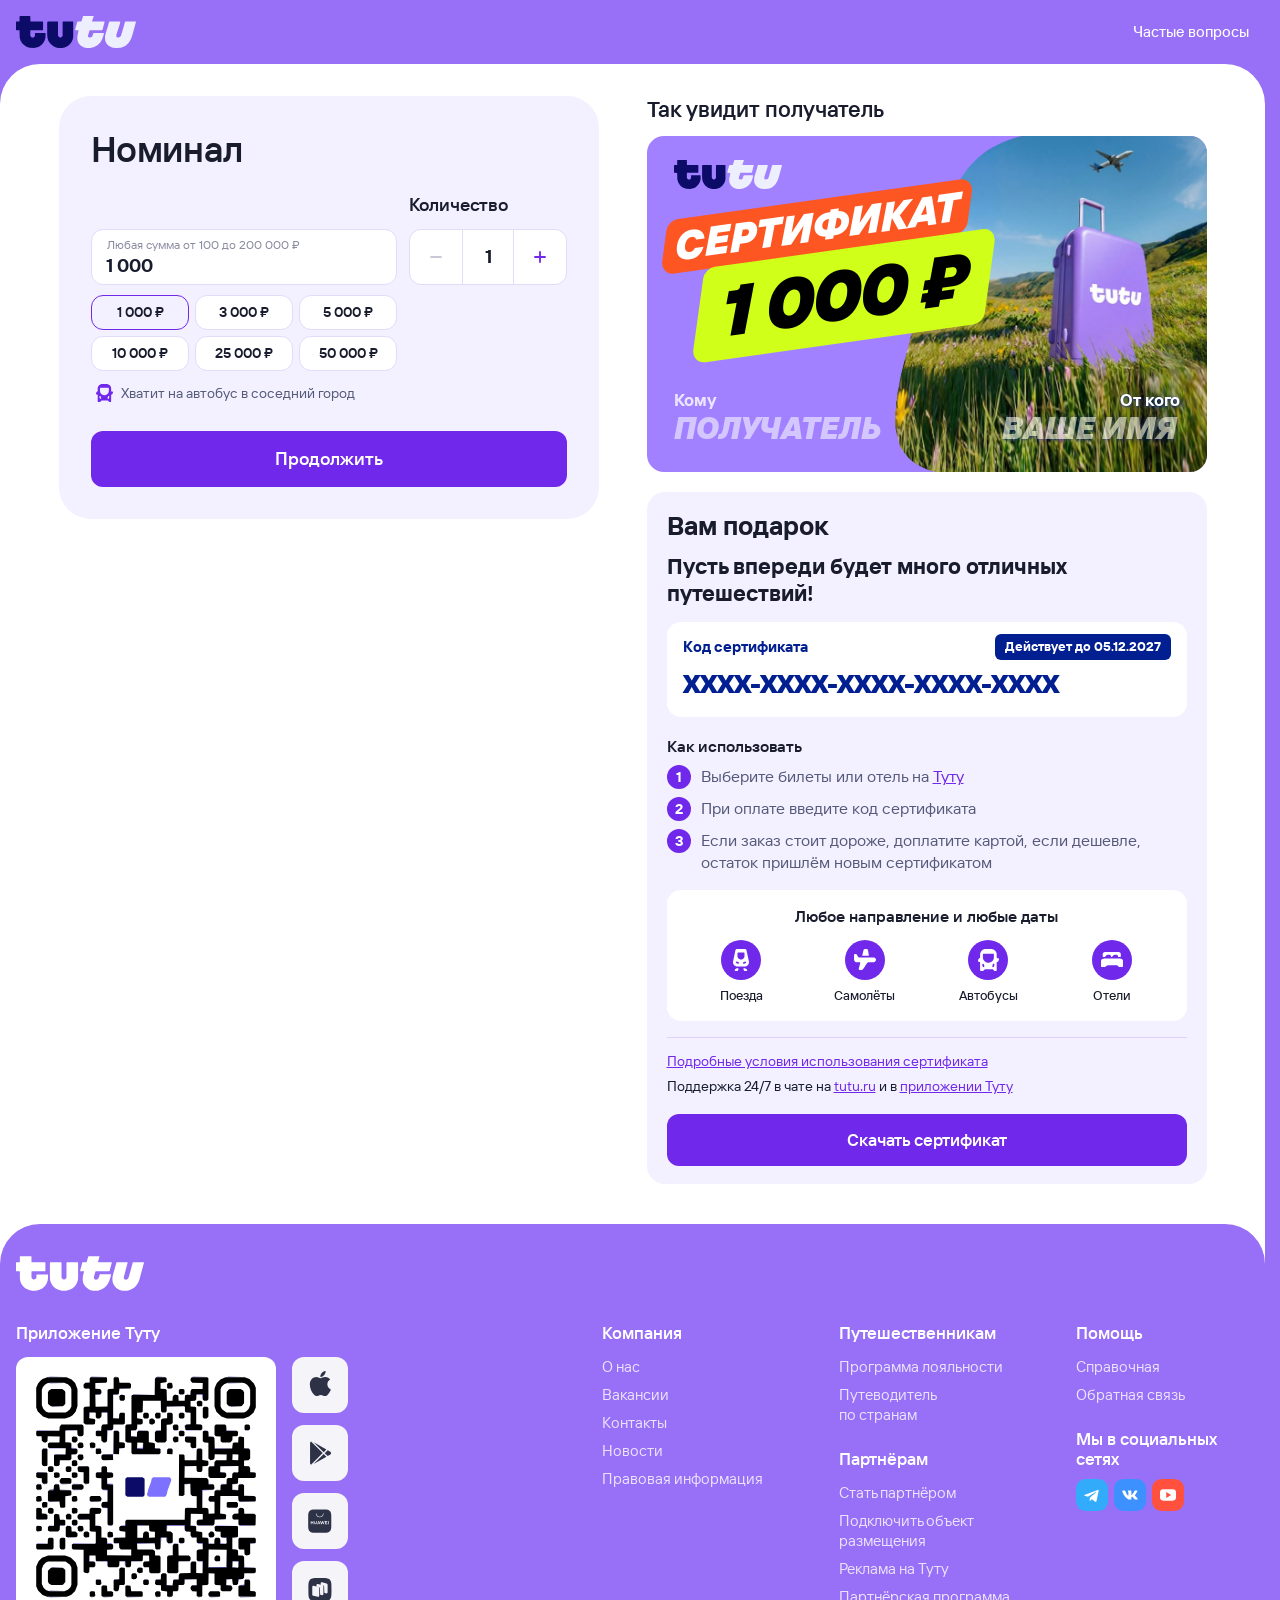
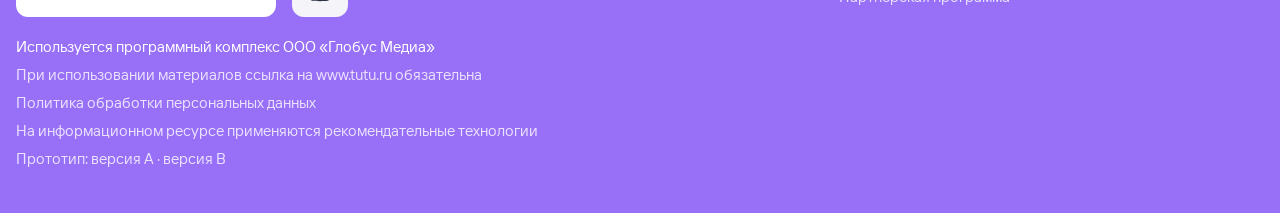
<file: buy.html>
<!DOCTYPE html>
<html lang="ru">
<head>
<meta charset="utf-8">
<meta name="viewport" content="width=device-width, initial-scale=1">
<title>Оформление подарочного сертификата Туту</title>
<meta name="robots" content="noindex">
<!-- Тема: Samsung Internet и авто-тёмный режим Chrome не перекрашивают страницы, у которых заявлена своя тёмная тема.
     Поэтому заявляем «light dark», а цвета везде задаём светлые сами (site.css) -->
<meta name="color-scheme" content="light dark">
<meta name="theme-color" content="#986FF7">
<link rel="icon" type="image/png" href="assets/favicon.png">
<link rel="apple-touch-icon" href="assets/apple-touch-icon.png">
<link rel="stylesheet" href="site.css?v=20261126210813">
<link rel="stylesheet" href="ticket.css?v=20261126210813">
<style>
/* Форма-мастер: один шаг на экран */
/* Запас высоты блока уходит вниз, а не между предпросмотром и формой */
.builder{align-content:start}
/* Форма уже, предпросмотр шире: билет и открытка крупнее */
/* Планшет: мастер одной колонкой посередине, не во всю ширину */
@media (min-width:721px) and (max-width:1100px){.builder{max-width:640px;margin-inline:auto}}
@media (min-width:1101px){.builder{grid-template-columns:540px minmax(0,560px);gap:48px;justify-content:center}}
.wiz{position:relative;padding:32px 0 40px;margin-top:-28px;border-radius:28px 28px 0 0;background:var(--white)}
.top .top-inner{padding-bottom:44px}
@media (min-width:768px){.wiz{margin-top:-40px;border-radius:40px 40px 0 0}.top .top-inner{padding-bottom:56px}}
.faq-open{all:unset;cursor:pointer;margin-left:auto;color:var(--white);font-weight:500;font-size:15px}
.faq-open:hover{opacity:.8}
/* Частые вопросы окном по центру экрана */
#faqDialog{max-width:1000px;width:calc(100% - 32px);max-height:none;padding:0}
@media (max-width:800px){#faqDialog{height:calc(100dvh - 32px);max-height:calc(100dvh - 32px)}.faq-dialog-body{flex:1;min-height:0;overflow-y:auto;overscroll-behavior:contain;-webkit-overflow-scrolling:touch;scrollbar-width:none}.faq-dialog-body::-webkit-scrollbar{display:none}.faq-dialog-head{box-shadow:0 1px 0 var(--line)}#faqDialog .faq-dialog-body{padding-top:16px}}
#faqDialog[open]{display:flex;flex-direction:column}
.faq-dialog-head{display:flex;align-items:center;justify-content:space-between;gap:16px;padding:24px 28px 16px}
.faq-dialog-head h2{margin:0;font-size:28px}
.faq-close{all:unset;cursor:pointer;display:grid;place-items:center;width:40px;height:40px;border-radius:12px;background:var(--bg-brand);color:var(--ink);font-size:22px;line-height:1}
@media (hover:hover) and (pointer:fine){.faq-close:hover{background:var(--lavender)}}
.faq-dialog-body{padding:0 28px 28px}
/* Компактные вопросы, чтобы все помещались без прокрутки; открыт всегда один */
#faqDialog .faq-list{gap:8px}
/* Две колонки как газетные столбцы: открытый вопрос не оставляет дыру в соседней колонке */
@media (min-width:801px){#faqDialog .faq-list{display:block;columns:2;column-gap:8px}#faqDialog .faq-list details{break-inside:avoid;margin-bottom:8px}}
#faqDialog .faq-list details{padding:0 18px}
#faqDialog .faq-list summary{font-size:16px;padding:13px 28px 13px 0}
#faqDialog .faq-list details p{padding-bottom:14px;font-size:15px}
.step-title{font-size:clamp(28px,3.2vw,36px);font-weight:600;letter-spacing:-.01em;margin-bottom:24px}
.step .field:last-child{margin-bottom:0}
.step[data-step="1"] .nom-t{display:none}
.step[data-step="1"] legend.field-title{position:absolute;width:1px;height:1px;overflow:hidden;clip:rect(0 0 0 0);white-space:nowrap}
.design-note{font-size:14px;color:var(--muted);background:var(--white);border-radius:12px;padding:12px 14px}
.summary{margin:0;display:grid;gap:2px;background:var(--white);border-radius:16px;overflow:hidden}
.summary > div{display:grid;grid-template-columns:150px 1fr auto;gap:12px;align-items:center;padding:14px 18px;background:var(--white)}
.summary > div + div{border-top:1px solid var(--line)}
.summary dt{color:var(--muted);font-size:14px}
.summary dd{margin:0;color:var(--ink);font-weight:600;word-break:break-word}
.summary dd.is-empty{color:var(--muted);font-weight:400}
.edit{all:unset;cursor:pointer;color:var(--action);font-size:14px;font-weight:600}
.edit:hover{color:var(--action-hover)}
.step{margin-bottom:28px}
.step[data-step="1"]{margin-bottom:28px}
.wiz-nav{display:flex;gap:12px}
.wiz-nav .btn{flex:1;min-height:56px;font-size:18px}
/* «Назад» по ширине текста, «Дальше» занимает остальное */
.wiz-nav .btn-secondary{flex:0 0 auto}
.btn-secondary{background:var(--white);color:var(--ink);box-shadow:inset 0 0 0 1.5px var(--line);padding:0 24px}
@media (hover:hover) and (pointer:fine){.btn-secondary:hover{box-shadow:inset 0 0 0 1.5px var(--action)}}
.wiz-note{font-size:14px;color:var(--muted);text-align:center;margin-top:12px}
@media (max-width:720px){
  /* Снизу отступ до подвала */
  .wiz{padding:20px 0 40px}
  .preview{width:100%;max-width:420px;margin:0 auto}
  .summary > div{grid-template-columns:1fr auto;padding:12px 14px}
  .summary dt{grid-column:1/-1;margin-bottom:-8px}
  /* Кнопки стоят на своём месте под шагом и не ездят вместе с экраном */
  .wiz-nav .btn{min-width:0;white-space:nowrap;overflow:hidden;padding:0 16px}
  /* «Назад» стрелкой: кнопке оплаты нужно место под сумму в одну строку */
  .wiz-nav .btn-secondary{flex:0 0 56px;padding:0;gap:0;font-size:0}
  .wiz-nav .btn-secondary::before{content:"";width:24px;height:24px;background:url("data:image/svg+xml,%3Csvg xmlns='http://www.w3.org/2000/svg' viewBox='0 0 24 24'%3E%3Cpath d='M19 12H5m6-6-6 6 6 6' fill='none' stroke='%23181C2D' stroke-width='2' stroke-linecap='round' stroke-linejoin='round'/%3E%3C/svg%3E") center/contain no-repeat}
  /* Подпись про срок сразу под кнопкой «Оплатить» */
  .wiz-note{margin:8px 0 0}
  .step,.step[data-step="1"]{margin-bottom:16px}
  .step[data-step="1"]{margin-bottom:16px}
}
</style>
</head>
<body>

<header class="top">
  <div class="container top-inner">
    <a href="index-b.html" aria-label="Туту — подарочные сертификаты"><img class="logo" src="assets/ticket/lg-on-violet.svg" alt="Туту"></a>
    <button type="button" class="faq-open" id="faqOpen">Частые вопросы</button>
  </div>
</header>

<main class="wiz">
  <div class="container">
    <div class="builder">
      <!-- Телефон: сверху выбранная открытка или билет, весь предпросмотр открывается отдельным экраном -->
      <div class="pv-mini">
        <div class="tk-box pv-tk" id="pvMini"></div>
        <button type="button" class="pv-open" id="pvOpen"><svg viewBox="0 0 24 24" aria-hidden="true"><path d="M2.5 12s3.5-6.5 9.5-6.5 9.5 6.5 9.5 6.5-3.5 6.5-9.5 6.5S2.5 12 2.5 12Z" fill="none" stroke="currentColor" stroke-width="1.8" stroke-linejoin="round"/><circle cx="12" cy="12" r="3" fill="none" stroke="currentColor" stroke-width="1.8"/></svg>Как увидит получатель</button>
      </div>
      <form class="form" id="form" novalidate>
        <!-- Шаг 1 -->
        <div class="step" data-step="1">
          <h1 class="step-title">Номинал</h1>
          <fieldset class="field">
            <legend class="sr-only">Номинал</legend>
            <div class="nom-row">
              <span class="field-title nom-t" aria-hidden="true">Номинал</span>
              <span class="field-title qty-t" id="qtyLabel">Количество</span>
              <div class="float-field"><input class="float-input" id="amount" inputmode="numeric" autocomplete="off" placeholder=" "><label for="amount">Любая сумма от&nbsp;100 до&nbsp;200&nbsp;000&nbsp;₽</label></div>
              <div class="qty-seg" role="group" aria-labelledby="qtyLabel"><button type="button" id="qtyMinus" aria-label="Меньше"><svg viewBox="0 0 24 24" aria-hidden="true"><path d="M6 12h12" fill="none" stroke="currentColor" stroke-width="2.2" stroke-linecap="round"/></svg></button><input id="qty" inputmode="numeric" autocomplete="off" value="1" aria-label="Количество сертификатов"><button type="button" id="qtyPlus" aria-label="Больше"><svg viewBox="0 0 24 24" aria-hidden="true"><path d="M12 6v12M6 12h12" fill="none" stroke="currentColor" stroke-width="2.2" stroke-linecap="round"/></svg></button></div>
              <div class="chips" id="amountChips">
                <button type="button" class="chip" data-amount="1000">1&nbsp;000&nbsp;₽</button>
                <button type="button" class="chip" data-amount="3000">3&nbsp;000&nbsp;₽</button>
                <button type="button" class="chip" data-amount="5000">5&nbsp;000&nbsp;₽</button>
                <button type="button" class="chip" data-amount="10000">10&nbsp;000&nbsp;₽</button>
                <button type="button" class="chip" data-amount="25000">25&nbsp;000&nbsp;₽</button>
                <button type="button" class="chip" data-amount="50000">50&nbsp;000&nbsp;₽</button>
              </div>
              <p class="enough" id="amountEnough" aria-live="polite"></p>
            </div>
          </fieldset>
        </div>

        <!-- Шаг 2 -->
        <div class="step" data-step="2" hidden>
          <h1 class="step-title">Поздравление</h1>
          <div class="two">
            <div>
              <label class="label" for="toName">Кому</label>
              <input class="input" id="toName" maxlength="40" placeholder="Имя получателя" required>
              <p class="err" id="toNameErr" hidden></p>
            </div>
            <div>
              <label class="label" for="fromName">От кого</label>
              <input class="input" id="fromName" maxlength="80" placeholder="Ваше имя" required>
              <p class="err" id="fromNameErr" hidden></p>
            </div>
          </div>
          <div class="msg-box"><textarea class="input" id="message" maxlength="200" aria-label="Текст поздравления" placeholder="Напишите пару слов или выберите готовый текст"></textarea><div class="counter"><span id="msgCount">0</span> / 200</div></div>
          <div class="chips templates" id="templates"></div>
        </div>

        <!-- Шаг 3 -->
        <div class="step" data-step="3" hidden>
          <h1 class="step-title">Как подарить</h1>
          <div class="seg" role="group" aria-label="Способ вручения">
            <button type="button" data-delivery="recipient">На&nbsp;почту получателю</button>
            <button type="button" data-delivery="self">Вручу лично</button>
          </div>
          <p class="seg-hint" id="segHint"></p>

          <!-- Вручу лично: в каком виде распечатать -->
          <div id="formatBlock" hidden>
            <span class="label pick-label">Формат</span>
            <div class="seg" role="group" aria-label="Формат">
              <button type="button" data-format="a4">Односторонний</button>
              <button type="button" data-format="ticket">Двусторонний</button>
            </div>
            <p class="seg-hint" id="formatHint"></p>
          </div>

          <!-- Оформление: открытка для письма и листа А4, билет для печати с двух сторон -->
          <div class="pick" id="designField">
            <span class="label pick-label" id="designLabel">Открытка</span>
            <div class="designs" id="designs"></div>
            <div class="designs" id="tickets"></div>
          </div>

          <div id="recipientBlock">
            <span class="label">Когда отправить</span>
            <div class="chips" id="whenChips">
              <button type="button" class="chip" data-when="now">Сразу после оплаты</button>
              <button type="button" class="chip" data-when="date">Выбрать день и&nbsp;время</button>
            </div>
            <div class="when-row" id="dateRow" hidden>
              <input type="hidden" id="sendDate">
              <input type="hidden" id="sendTime" value="09:00">
            </div>
            <div class="two sub">
              <div>
                <label class="label" for="toEmail">Почта получателя</label>
                <input class="input" id="toEmail" type="email" autocomplete="off" placeholder="name@mail.ru">
                <p class="err" id="toEmailErr" hidden></p>
              </div>
              <div>
                <label class="label" for="fromEmail">Ваша почта</label>
                <input class="input" id="fromEmail" type="email" autocomplete="email" placeholder="name@mail.ru">
                <p class="err" id="fromEmailErr" hidden></p>
              </div>
            </div>
          </div>

          <div id="selfBlock" hidden>
            <label class="label" for="selfEmail">Ваша почта</label>
            <input class="input" id="selfEmail" type="email" autocomplete="email" placeholder="name@mail.ru">
            <p class="field-hint" id="selfEmailHint">Пришлём PDF с&nbsp;сертификатом и&nbsp;чек</p><p class="err" id="selfEmailErr" hidden></p>
          </div>
        </div>

        <!-- Шаг 4 -->
        <div class="step" data-step="4" hidden>
          <h1 class="step-title">Проверьте и&nbsp;оплатите</h1>
          <dl class="summary" id="summary"></dl>
        </div>

        <div class="wiz-nav">
          <button type="button" class="btn btn-secondary" id="backBtn">Назад</button>
          <button type="submit" class="btn btn-primary" id="nextBtn">Продолжить</button>
        </div>
        <p class="wiz-note" id="wizNote" hidden>Сертификат действует 12&nbsp;месяцев с&nbsp;момента отправки. Остаток не&nbsp;сгорает. <a href="https://www.tutu.ru/2read/legal_information/sertificat/">Правила</a></p>
      </form>

      <aside class="preview" aria-label="Предпросмотр сертификата">
        <div class="preview-head"><p class="preview-title">Так увидит получатель</p><button type="button" class="pv-close" id="pvClose" aria-label="Закрыть предпросмотр"><svg viewBox="0 0 24 24" aria-hidden="true"><path d="M6 6l12 12M18 6 6 18" fill="none" stroke="currentColor" stroke-width="2" stroke-linecap="round"/></svg></button></div>
        <!-- На почту: открытка и письмо -->
        <div id="emailPreview">
          <div class="tk-box pv-tk" id="pvFront"></div>
          <div class="letter">
            <p class="letter-title" id="letterTitle"></p>
            <p class="letter-msg" id="letterMsg"></p>
            <div class="letter-code"><div class="letter-code-l"><span>Код сертификата</span><span class="letter-till" id="certValid"></span></div><b>XXXX-XXXX-XXXX-XXXX-XXXX</b></div>
            <p class="letter-h">Как использовать</p>
            <ol class="letter-steps">
              <li>Выберите билеты или отель на&nbsp;<a href="https://www.tutu.ru/" target="_blank" rel="noopener">Туту</a></li>
              <li>При оплате введите код сертификата</li>
              <li>Если заказ стоит дороже, доплатите картой, если дешевле, остаток пришлём новым сертификатом</li>
            </ol>
            <div class="letter-any">
              <p>Любое направление и&nbsp;любые даты</p>
              <div class="letter-modes"><span class="letter-mode"><i><img src="assets/ticket/ic-train-w.svg" alt=""></i>Поезда</span><span class="letter-mode"><i><img src="assets/ticket/ic-plane-w.svg" alt=""></i>Самолёты</span><span class="letter-mode"><i><img src="assets/ticket/ic-bus-w.svg" alt=""></i>Автобусы</span><span class="letter-mode"><i><img src="assets/ticket/ic-bed-w.svg" alt=""></i>Отели</span></div>
            </div>
            <ul class="letter-info">
              <li><a href="index-b.html#faq" target="_blank" rel="noopener">Подробные условия использования сертификата</a></li>
              <li>Поддержка 24/7 в&nbsp;чате на&nbsp;<a href="https://www.tutu.ru/" target="_blank" rel="noopener">tutu.ru</a> и&nbsp;в&nbsp;<a href="https://c.tutu.ru/mobileapp" target="_blank" rel="noopener">приложении Туту</a></li>
            </ul>
            <span class="btn btn-primary letter-pdf" aria-disabled="true">Скачать сертификат</span>
          </div>
        </div>
        <!-- Вручу лично: PDF с билетом для печати с двух сторон -->
        <div id="ticketPreview" hidden>
          <span class="pv-side">Лицевая сторона</span>
          <div class="tk-box pv-tk" id="pvPrintFront"></div>
          <span class="pv-side">Оборот</span>
          <div class="tk-box pv-tk" id="pvPrintBack"></div>
        </div>
        <!-- Вручу лично, лист А4: тот же лист, что уходит в PDF -->
        <div id="a4Preview" hidden>
          <iframe class="pv-a4" id="pvA4" scrolling="no" title="Лист А4 для печати" loading="lazy"></iframe>
        </div>
      </aside>
    </div>
  </div>
</main>

<footer class="footer">
  <div class="container">
    <img class="footer-logo" src="assets/footer/logo-tutu-white.svg" alt="Туту">
    <!-- Подвал как на tutu.ru: разделы и ссылки с главной tutu.ru, вёрстка и картинки с индийского лендинга -->
    <div class="footer-grid">
      <div class="footer-app-col">
        <h4 class="footer-app-title">Приложение Туту</h4>
        <div class="footer-app-body">
          <div class="qr"><img src="assets/footer/qr-new.svg" alt="QR-код для скачивания приложения Туту"></div>
          <div class="stores">
            <a href="https://apps.apple.com/ru/app/жд-билеты-отели-авиабилеты/id1296791829" rel="noreferrer nofollow noopener" aria-label="App Store"><img src="assets/footer/store-apple.svg?v=2" alt="App Store"></a>
            <a href="https://play.google.com/store/apps/details?id=ru.tutu.tutu_emp" rel="noreferrer nofollow noopener" aria-label="Google Play"><img src="assets/footer/store-google.svg?v=2" alt="Google Play"></a>
            <a href="https://appgallery.huawei.com/#/app/C100925545" rel="noreferrer nofollow noopener" aria-label="Huawei AppGallery"><img src="assets/footer/store-huawei.svg?v=2" alt="Huawei AppGallery"></a>
            <a href="https://www.rustore.ru/catalog/app/ru.tutu.tutu_emp" rel="noreferrer nofollow noopener" aria-label="RuStore"><img src="assets/footer/store-rustore.svg?v=2" alt="RuStore"></a>
          </div>
        </div>
      </div>
      <div class="footer-col">
        <h4>Компания</h4>
        <a href="https://c.tutu.ru/">О&nbsp;нас</a>
        <a href="https://company.tutu.ru/vacancy/">Вакансии</a>
        <a href="https://c.tutu.ru/#company-contacts">Контакты</a>
        <a href="https://www.tutu.ru/news_own/">Новости</a>
        <a href="https://www.tutu.ru/2read/legal_information/">Правовая информация</a>
      </div>
      <div class="footer-col">
        <h4>Путешественникам</h4>
        <a href="https://bonus.tutu.ru/">Программа лояльности</a>
        <a href="https://www.tutu.ru/geo/">Путеводитель по&nbsp;странам</a>
        <h4 class="footer-h4-extra">Партнёрам</h4>
        <a href="https://c.tutu.ru/partners/">Стать партнёром</a>
        <a href="https://partner.tutu.ru/hotels">Подключить объект размещения</a>
        <a href="https://www.tutu.ru/2read/advert/advert/">Реклама на&nbsp;Туту</a>
        <a href="https://advcake.ru/lp/tutu/">Партнёрская программа</a>
      </div>
      <div class="footer-col">
        <h4>Помощь</h4>
        <a href="https://www.tutu.ru/2read/">Справочная</a>
        <a href="https://www.tutu.ru/feedback.php">Обратная связь</a>
        <h4 class="footer-h4-extra">Мы в&nbsp;социальных сетях</h4>
        <div class="socials">
          <a href="https://t.me/tutu_travel" rel="noreferrer nofollow noopener" aria-label="Туту в Telegram"><img class="social" src="assets/footer/social-telegram.svg" alt="Telegram"></a>
          <a href="https://vk.com/tu_tu_ru" rel="noreferrer nofollow noopener" aria-label="Туту во ВКонтакте"><img class="social" src="assets/footer/social-vk.svg" alt="ВКонтакте"></a>
          <a href="https://youtube.com/@tutu_ru" rel="noreferrer nofollow noopener" aria-label="Туту в YouTube"><img class="social" src="assets/footer/social-youtube.svg" alt="YouTube"></a>
        </div>
      </div>

      <!-- Строки под QR как на tutu.ru: одного размера, каждая с новой строки -->
      <div class="footer-legal">
        <p>Используется программный комплекс <a href="https://tutu.tech/">ООО «Глобус Медиа»</a></p>
        <p>При использовании материалов ссылка на&nbsp;<a href="https://www.tutu.ru/">www.tutu.ru</a> обязательна</p>
        <p><a href="https://www.tutu.ru/2read/legal_information/legal_personal/">Политика обработки персональных данных</a></p>
        <p>На&nbsp;информационном ресурсе <a href="https://www.tutu.ru/2read/legal_information/legal_recsys_tutu/">применяются рекомендательные технологии</a></p>
        <p>Прототип: <a href="index.html">версия A</a> · <a href="index-b.html">версия B</a></p>
      </div>
    </div>
  </div>
</footer>

<dialog id="faqDialog" aria-labelledby="faqTitle">
  <div class="faq-dialog-head">
    <h2 id="faqTitle">Частые вопросы</h2>
    <button type="button" class="faq-close" id="faqClose" aria-label="Закрыть">×</button>
  </div>
  <div class="faq-dialog-body">
    <div class="faq-list">
      <details name="faq">
        <summary>Что такое сертификат?</summary>
        <p>Это подарочная сумма от&nbsp;100 до&nbsp;200&nbsp;000&nbsp;₽, которую можно потратить на&nbsp;Туту: на&nbsp;ж/д и&nbsp;авиабилеты, автобусы и&nbsp;отели. Куда и&nbsp;когда поехать, выберет получатель.</p>
      </details>
      <details name="faq">
        <summary>Как получатель узнает о&nbsp;подарке?</summary>
        <p>Если вы выбрали отправку на&nbsp;почту, получатель получит письмо сразу после оплаты или в&nbsp;выбранный день. В&nbsp;письме будут открытка, поздравление, код сертификата и&nbsp;срок действия. Если вы&nbsp;решили вручить подарок лично, PDF для печати придёт вам на&nbsp;почту.</p>
      </details>
      <details name="faq">
        <summary>Как воспользоваться сертификатом?</summary>
        <p>Выберите билеты или отель на&nbsp;сайте или в&nbsp;приложении Туту. При оплате введите код сертификата в&nbsp;специальное поле и&nbsp;проверьте, что сумма заказа уменьшилась. Если заказ дороже, разницу доплатите картой.</p>
      </details>
      <details name="faq">
        <summary>Сколько действует сертификат?</summary>
        <p>12&nbsp;месяцев. Дата окончания указана в&nbsp;письме и&nbsp;на&nbsp;сертификате.</p>
      </details>
      <details name="faq">
        <summary>Можно ли потратить сертификат частично?</summary>
        <p>Да. Если заказ стоит меньше сертификата, разница придёт новым сертификатом на&nbsp;почту, которую вы указали при оплате заказа. Новый сертификат тоже действует 12&nbsp;месяцев.</p>
      </details>
      <details name="faq">
        <summary>Можно ли оплатить заказ несколькими сертификатами?</summary>
        <p>Нет. Один заказ оплачивается одним сертификатом, разницу можно доплатить картой.</p>
      </details>
      <details name="faq">
        <summary>Что нельзя оплатить сертификатом?</summary>
        <p>Дополнительные услуги к&nbsp;билетам, например страховку. Исключение&nbsp;— багаж, оформленный вместе с&nbsp;билетом на&nbsp;автобус. Ещё нельзя одним сертификатом оплатить билеты туда и&nbsp;обратно на&nbsp;поезд или автобус: каждое направление оформляется отдельным заказом со&nbsp;своим сертификатом. Не&nbsp;получится оплатить и&nbsp;предзаказ ж/д билетов, авиабилет на&nbsp;ребёнка в&nbsp;уже оформленном заказе, отели с&nbsp;оплатой на&nbsp;месте, с&nbsp;вариантом «Оплатить позже» или с&nbsp;пометкой «От&nbsp;партнёра».</p>
      </details>
      <details name="faq">
        <summary>Что будет, если вернуть билеты, оплаченные сертификатом?</summary>
        <p>Придёт новый сертификат на&nbsp;ту&nbsp;же сумму за&nbsp;вычетом сборов. Он&nbsp;будет привязан к&nbsp;почте, указанной в&nbsp;заказе, и&nbsp;тоже действует 12&nbsp;месяцев.</p>
      </details>
      <details name="faq">
        <summary>Что делать, если сертификат потерялся?</summary>
        <p>Сертификат не&nbsp;именной, поэтому его нельзя заблокировать или выпустить заново. Сохраните письмо и&nbsp;не&nbsp;пересылайте код посторонним. Если письмо не&nbsp;пришло, напишите в&nbsp;чат поддержки на&nbsp;tutu.ru или в&nbsp;приложении Туту либо позвоните по&nbsp;номеру <a href="tel:+78005115563">8&nbsp;800&nbsp;511-55-63</a>. Поддержка работает круглосуточно.</p>
      </details>
      <details name="faq">
        <summary>Где прочитать полные правила?</summary>
        <p>В&nbsp;<a href="https://www.tutu.ru/2read/legal_information/sertificat/">правилах приобретения и&nbsp;использования сертификатов</a>.</p>
      </details>
    </div>
  </div>
</dialog>

<dialog id="protoDialog">
  <h3 id="protoTitle">Это прототип</h3>
  <div id="protoBody"></div>
  <form method="dialog"><button class="btn btn-primary">Понятно</button></form>
</dialog>

<script src="ticket.js?v=20261126210813"></script>
<script src="shared.js?v=20261126210813"></script>
<script>
// Начальные значения приходят с лендинга: buy.html?amount=5000&design=meadow&template=birthday или ?amount=other
const params = new URLSearchParams(location.search);
const fromLanding = parseInt(params.get('amount'), 10);
const state = {
  step: 1,
  // «Любая сумма» открывает форму с пустым полем суммы
  amount: fromLanding || (params.get('amount') === 'other' ? 0 : CONFIG.defaultAmount),
  design: findDesign(params.get('design')).id,
  ticket: CONFIG.defaultTicket,
  delivery: 'recipient',
  // Сколько одинаковых сертификатов и как распечатать при «Вручу лично»: билет с двух сторон или лист А4
  qty: 1,
  format: 'a4',
  when: 'now'
};

// Несколько сертификатов приходят покупателю одним PDF, поэтому письмо получателю тогда недоступно
// Когда количество вернулось к одному, возвращаем способ, который был выбран до этого
let deliveryBeforeMany = null;
initQty((n) => {
  state.qty = n;
  if (n > 1 && state.delivery === 'recipient') { deliveryBeforeMany = 'recipient'; state.delivery = 'self'; }
  if (n === 1 && deliveryBeforeMany) { state.delivery = deliveryBeforeMany; deliveryBeforeMany = null; }
  render();
});
document.querySelectorAll('[data-format]').forEach((b) => b.addEventListener('click', () => { state.format = b.dataset.format; render(); }));
const STEPS = 4;

// Открытка для письма, оформление билета для печати и шаблоны
buildPicker('designs', CONFIG.designs, 'card', (id) => { state.design = id; render(); });
buildPicker('tickets', CONFIG.tickets, 'front', (id) => { state.ticket = id; render(); });
// Готовые поздравления: свой текст не теряется, кнопка «Мой текст» его возвращает
const syncTemplates = initTemplates(render);

// Сумма
const parseAmount = (v) => parseInt(String(v).replace(/\D/g, ''), 10) || 0;
const amountValid = () => state.amount >= CONFIG.minAmount && state.amount <= CONFIG.maxAmount;
function setAmount(n, fromInput) {
  state.amount = n;
  if (!fromInput) $('amount').value = n ? n.toLocaleString('ru-RU') : '';
  render();
}
document.querySelectorAll('#amountChips .chip').forEach((c) => c.addEventListener('click', () => setAmount(+c.dataset.amount)));
$('amount').addEventListener('input', (e) => {
  const n = parseAmount(e.target.value);
  e.target.value = n ? n.toLocaleString('ru-RU') : '';
  setAmount(n, true);
});
$('amount').value = state.amount ? state.amount.toLocaleString('ru-RU') : '';
// Шаблон поздравления с карточки лендинга
const fromTemplate = CONFIG.templates.find((x) => x.id === params.get('template'));
if (fromTemplate) $('message').value = fromTemplate.text;

// Отправка
document.querySelectorAll('[data-delivery]').forEach((b) => b.addEventListener('click', () => { state.delivery = b.dataset.delivery; render(); }));
document.querySelectorAll('#whenChips .chip').forEach((c) => c.addEventListener('click', () => { state.when = c.dataset.when; render(); }));
const today = new Date();
const iso = (d) => new Date(d.getTime() - d.getTimezoneOffset() * 60000).toISOString().slice(0, 10);
$('sendDate').min = iso(today);
$('sendDate').value = iso(today);
initWhen();
['toName', 'fromName', 'message', 'sendDate', 'sendTime', 'toEmail', 'fromEmail', 'selfEmail'].forEach((id) => $(id).addEventListener('input', render));

function whenText() {
  if (state.delivery !== 'recipient') return 'вам на почту';
  if (state.when === 'now') return 'сразу после оплаты';
  return new Date($('sendDate').value + 'T00:00').toLocaleDateString('ru-RU', { day: 'numeric', month: 'long' }) + ' в ' + ($('sendTime').value || '09:00');
}

function render() {
  syncTemplates();
  const d = findDesign(state.design);
  const t = findTicket(state.ticket);
  const amountOk = amountValid();
  const toRecipient = state.delivery === 'recipient';
  const toName = $('toName').value.trim();
  const fromName = $('fromName').value.trim();
  const msg = $('message').value.trim();

  // Шаги
  document.querySelectorAll('.step').forEach((s) => { s.hidden = +s.dataset.step !== state.step; });
  $('backBtn').hidden = state.step === 1;
  // На последнем шаге на кнопке сумма за все сертификаты
  $('nextBtn').textContent = state.step === STEPS ? payText(state.qty, state.amount, amountValid()) : 'Продолжить';
  fitButton($('nextBtn'));
  $('wizNote').hidden = state.step !== STEPS;

  // Выбор
  document.querySelectorAll('#amountChips .chip').forEach((c) => c.setAttribute('aria-pressed', +c.dataset.amount === state.amount));
  document.querySelectorAll('#whenChips .chip').forEach((c) => c.setAttribute('aria-pressed', c.dataset.when === state.when));
  document.querySelectorAll('[data-delivery]').forEach((b) => b.setAttribute('aria-pressed', b.dataset.delivery === state.delivery));
  $('amount').classList.toggle('is-invalid', !amountOk && state.amount > 0);
  // Ошибка встает на место подсказки, чтобы форма не меняла высоту
  // Сумма вне диапазона: подпись в поле красная. Под суммами пример, на что хватит
  fillEnough(amountOk ? state.amount : 0);
  // Количество и итог
  syncQty(state.qty);
  const many = state.qty > 1;
  document.querySelector('[data-delivery="recipient"]').disabled = many;

  // Вручу лично: билет с двух сторон или лист А4. Для письма и листа А4 выбираем открытку, для билета — билет
  const a4 = !toRecipient && state.format === 'a4';
  const ticket = !toRecipient && !a4;
  document.querySelectorAll('[data-format]').forEach((b) => b.setAttribute('aria-pressed', b.dataset.format === state.format));
  $('formatBlock').hidden = toRecipient;
  $('formatHint').textContent = a4 ? 'Можно просто распечатать или отправить в мессенджере' : 'Распечатайте с двух сторон листа и вырежьте по контуру';
  $('designs').parentElement.hidden = ticket;
  $('tickets').parentElement.hidden = !ticket;
  $('recipientBlock').hidden = !toRecipient;
  $('selfBlock').hidden = toRecipient;
  $('dateRow').hidden = state.when !== 'date';
  $('segHint').textContent = toRecipient ? 'Отправим сразу или в выбранный день'
    : many ? `На почту получателю можно отправить только один сертификат. Пришлём ${certs(state.qty)} одним PDF`
    : 'Пришлём вам PDF, чтобы распечатать';
  $('selfEmailHint').textContent = many ? `Пришлём чек и ${certs(state.qty)} одним PDF` : 'Пришлём PDF с сертификатом и чек';
  $('msgCount').textContent = $('message').value.length;
  growMessage();

  // Предпросмотр. Срок считаем от отправки: при отложенной отправке получатель не теряет месяцы
  const amountText = amountOk ? fmt(state.amount) : '— ₽';
  syncPicker('designs', d.id, amountText);
  syncPicker('tickets', t.id, amountText);
  const delayed = toRecipient && state.when === 'date' && $('sendDate').value;
  const until = delayed ? new Date($('sendDate').value + 'T00:00') : new Date(today);
  until.setMonth(until.getMonth() + CONFIG.validityMonths);
  const fields = { amount: amountText, to: toName, from: fromName, msg, till: untilText(until) };
  $('emailPreview').hidden = !toRecipient;
  $('ticketPreview').hidden = !ticket;
  $('a4Preview').hidden = !a4;
  if (toRecipient) {
    // На открытке для письма «Кому» и «От кого», как на билете для печати
    tkMount($('pvFront'), 'card', d); tkFill($('pvFront'), fields);
  } else if (ticket) {
    tkMount($('pvPrintFront'), 'front', t); tkFill($('pvPrintFront'), fields);
    tkMount($('pvPrintBack'), 'back', t); tkFill($('pvPrintBack'), fields);
  } else {
    showA4($('pvA4'), { amountNum: amountOk ? state.amount : 0, to: toName, from: fromName, msg }, d.id);
  }
  // Телефон: над формой выбранная открытка, а для билета его лицевая сторона
  tkMount($('pvMini'), ticket ? 'front' : 'card', ticket ? t : d); tkFill($('pvMini'), fields);
  fillLetter({ amountText, amountNum: amountOk ? state.amount : 0, to: toName, from: fromName, msg, design: d.id, till: untilText(until) });

  // Итог на последнем шаге
  const rows = [
    ['Номинал', amountOk ? fmt(state.amount) : '—', 1],
    ...(many ? [['Количество', certs(state.qty), 1]] : []),
    ['Кому', toName, 2],
    ['От кого', fromName, 2],
    ['Поздравление', msg || 'Пусть впереди будет много отличных путешествий!', 2],
    ['Как подарить', toRecipient ? 'На почту, ' + whenText() : many ? 'Лично, все одним PDF вам на почту' : 'Лично, PDF вам на почту', 3],
    ...(toRecipient ? [] : [['Формат', a4 ? 'Односторонний, ' + d.name : 'Двусторонний билет, ' + t.name, 3]]),
    [toRecipient ? 'Почта получателя' : 'Ваша почта', toRecipient ? $('toEmail').value.trim() : $('selfEmail').value.trim(), 3]
  ];
  $('summary').replaceChildren(...rows.map(([label, value, step]) => {
    const row = document.createElement('div');
    const dt = document.createElement('dt'); dt.textContent = label;
    const dd = document.createElement('dd'); dd.textContent = value || 'Не указано'; dd.classList.toggle('is-empty', !value);
    const edit = document.createElement('button'); edit.type = 'button'; edit.className = 'edit'; edit.textContent = 'Изменить';
    edit.addEventListener('click', () => goTo(step));
    row.append(dt, dd, edit);
    return row;
  }));
}

// Проверка шага перед переходом дальше
const emailOk = (v) => /^[^\s@]+@[^\s@]+\.[^\s@]+$/.test(v.trim());
function checkEmail(id) {
  const ok = emailOk($(id).value);
  $(id).classList.toggle('is-invalid', !ok);
  $(id + 'Err').hidden = ok;
  $(id + 'Err').textContent = 'Проверьте почту';
  return ok;
}
// «Кому» и «От кого» обязательны: без них открытка и билет выходят безымянными
function checkName(id) {
  const ok = $(id).value.trim().length > 0;
  $(id).classList.toggle('is-invalid', !ok);
  $(id + 'Err').hidden = ok;
  $(id + 'Err').textContent = 'Укажите имя';
  return ok;
}
function stepValid(step) {
  if (step === 1 && !amountValid()) { $('amount').focus(); render(); return false; }
  if (step === 2 && ![checkName('toName'), checkName('fromName')].every(Boolean)) { document.querySelector('.step[data-step="2"] .is-invalid')?.focus(); return false; }
  if (step === 3) {
    const ok = state.delivery === 'recipient'
      ? [checkEmail('toEmail'), checkEmail('fromEmail')].every(Boolean)
      : checkEmail('selfEmail');
    if (!ok) { document.querySelector('.step[data-step="3"] .is-invalid')?.focus(); return false; }
  }
  return true;
}
function goTo(step) {
  state.step = step;
  render();
  window.scrollTo({ top: 0, behavior: 'smooth' });
}

$('form').addEventListener('submit', (e) => {
  e.preventDefault();
  if (!stepValid(state.step)) return;
  if (state.step < STEPS) { goTo(state.step + 1); return; }
  const d = findDesign(state.design);
  const toRecipient = state.delivery === 'recipient';
  const a4 = !toRecipient && state.format === 'a4';
  showProto('Здесь будет оплата', [
    state.qty > 1 ? `${certs(state.qty)} по ${fmt(state.amount)}, итого ${fmt(state.qty * state.amount)}` : 'Номинал: ' + fmt(state.amount),
    toRecipient ? 'Открытка: ' + d.name : a4 ? 'Односторонний, открытка: ' + d.name : 'Двусторонний билет: ' + findTicket(state.ticket).name,
    toRecipient ? 'Отправка получателю: ' + whenText() : state.qty > 1 ? 'Все сертификаты одним PDF на почту покупателю' : 'PDF на почту покупателю',
  ]);
});
$('backBtn').addEventListener('click', () => goTo(state.step - 1));

// Частые вопросы: окно по центру, закрывается крестиком, Esc или кликом мимо окна
// Пока окно открыто, страница под ним не листается
$('faqOpen').addEventListener('click', () => { $('faqDialog').showModal(); document.documentElement.classList.add('pv-lock'); });
$('faqDialog').addEventListener('close', () => document.documentElement.classList.remove('pv-lock'));
$('faqClose').addEventListener('click', () => $('faqDialog').close());
$('faqDialog').addEventListener('click', (e) => { if (e.target === $('faqDialog')) $('faqDialog').close(); });

render();

// Форма и предпросмотр по высоте своего содержимого, а весь блок держит высоту самого высокого варианта,
// чтобы подвал не подъезжал при смене шага или способа отправки
function lockFormHeight() {
  const builder = document.querySelector('.builder');
  const saved = { step: state.step, delivery: state.delivery, when: state.when };
  builder.style.minHeight = '';
  // На телефоне шаги идут один под другим без колонки предпросмотра, высоту не держим: иначе под коротким шагом пустота
  if (matchMedia('(max-width:1100px)').matches) return;
  let max = 0;
  for (const delivery of ['recipient', 'self']) {
    for (let step = 1; step <= STEPS; step++) {
      Object.assign(state, { step, delivery, when: 'date' });
      render();
      max = Math.max(max, builder.offsetHeight);
    }
  }
  Object.assign(state, saved);
  render();
  builder.style.minHeight = max + 'px';
}
lockFormHeight();
document.fonts.ready.then(lockFormHeight);
// Если билет вырос, пока человек печатает поздравление, блок растёт вместе с ним и уже не уменьшается
new ResizeObserver(() => {
  const builder = document.querySelector('.builder');
  if (matchMedia('(max-width:1100px)').matches) return;
  if (builder.offsetHeight > (parseFloat(builder.style.minHeight) || 0)) builder.style.minHeight = builder.offsetHeight + 'px';
}).observe(document.querySelector('.builder'));
let lockTimer;
window.addEventListener('resize', () => { clearTimeout(lockTimer); lockTimer = setTimeout(lockFormHeight, 150); fitButton($('nextBtn')); });

if (params.get('amount') === 'other') $('amount').focus();
</script>
</body>
</html>
</file>
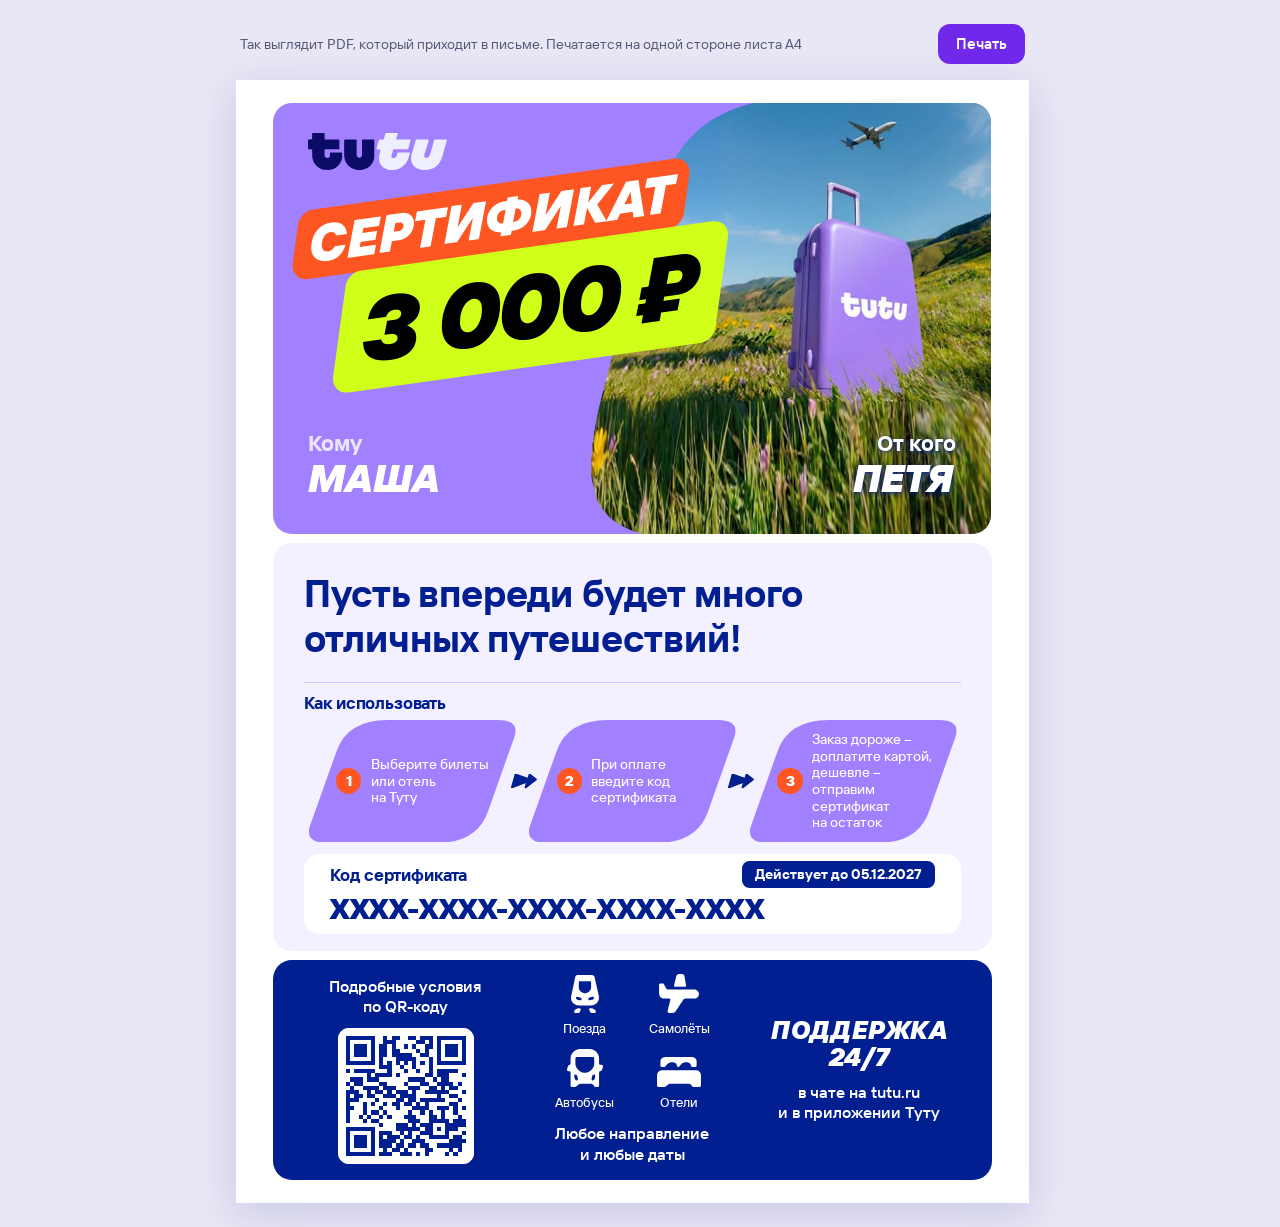
<file: certificate.html>
<!DOCTYPE html>
<html lang="ru">
<head>
<meta charset="utf-8">
<meta name="viewport" content="width=device-width, initial-scale=1">
<title>Подарочный сертификат Туту</title>
<meta name="robots" content="noindex">
<!-- Тема: Samsung Internet и авто-тёмный режим Chrome не перекрашивают страницы, у которых заявлена своя тёмная тема.
     Поэтому заявляем «light dark», а цвета везде задаём светлые сами (site.css) -->
<meta name="color-scheme" content="light dark">
<link rel="icon" type="image/png" href="assets/favicon.png">
<link rel="stylesheet" href="site.css?v=20261126210813">
<link rel="stylesheet" href="ticket.css?v=20261126210813">
<style>
/* Сертификат для печати на одной стороне листа А4: ничего не вырезать и не переворачивать.
   Этот же лист уходит покупателю и получателю в PDF.
   Сверху открытка, ниже сиреневая часть (поздравление, «Как использовать», шаги, код), внизу синяя полоса (условия и поддержка).
   Шаги, номера и стрелки в тех же пропорциях, что на обороте билета на сайте, увеличены под ширину листа.
   Жирность: заголовки 700, тексты 500, поздравление 700, код 900, заголовки синей полосы 900 курсивом, как на билете */
@page{size:A4;margin:0}
html,body{background:#E9E6F5}
body{-webkit-print-color-adjust:exact;print-color-adjust:exact}
.a4{width:210mm;height:297mm;margin:24px auto;padding:6mm 10mm;background:#fff;box-shadow:0 10px 40px rgba(1,31,144,.15);display:flex;flex-direction:column;gap:2.5mm;overflow:hidden;color:#011F90}
.a4-card .tk{border-radius:5mm}

/* Сиреневая часть */
.a4-back{flex:1;min-height:0;display:flex;flex-direction:column;background:#F3F0FF;border-radius:5mm;padding:4mm 8mm 4.5mm}
/* Поздравление до 200 знаков: размер подбирается под длину, от 10 до 3,4 мм. Строки идут во всю ширину, без принудительного переноса */
.a4-wish{flex:1;display:flex;align-items:center;min-height:0;overflow:hidden;border-bottom:.45mm solid #D6C8FF;padding-bottom:2.5mm}
.a4-wish p{margin:0;font-size:10mm;font-weight:700;line-height:1.18;overflow-wrap:anywhere}
.a4-h{margin:2.5mm 0 2mm;font-size:4.6mm;line-height:1.1;font-weight:700;color:#011F90}

/* Шаги: на обороте билета блок 50,6 × 29 мм, здесь 56,7 × 32,5 мм, всё остальное во столько же раз крупнее (×1,12) */
.a4-steps{position:relative;display:grid;grid-template-columns:repeat(3,1fr);gap:1.1mm;margin:0 0 3mm}
/* Текст сдвинут правее, чем на билете: на скошенной фигуре так он смотрится по центру */
.a4-step{position:relative;z-index:0;height:32.5mm;display:flex;align-items:center;gap:2.4mm;padding:0 4mm 0 8.6mm;color:#fff}
.a4-step svg{position:absolute;inset:0;z-index:-1;width:100%;height:100%}
/* Цифра по центру кружка: строка обрезана по высоте заглавных */
.a4-n{flex:none;width:6.7mm;height:6.7mm;border-radius:50%;background:#FD5623;display:flex;align-items:center;justify-content:center;font-size:3.8mm;line-height:1;font-weight:900}
.a4-n span{display:block;text-box:trim-both cap alphabetic}
.a4-step p{margin:0;font-size:3.8mm;font-weight:500;line-height:1.16;white-space:nowrap}
.a4-arr{position:absolute;z-index:2;top:50%;width:6.9mm;max-width:none;transform:translate(-50%,-50%)}

/* Код и срок */
.a4-code{background:#fff;border-radius:4mm;padding:2mm 7mm 2.5mm}
.a4-code-l{display:flex;justify-content:space-between;align-items:center;gap:4mm;font-size:4.6mm;font-weight:700}
/* Плашка срока: скругление как у кнопок, полей и пузырей сайта, а не капсула */
.a4-till{color:#fff;background:#011F90;border-radius:2mm;padding:1.3mm 3.4mm;font-size:3.8mm;line-height:1.2;font-weight:700;white-space:nowrap}
.a4-code-c{display:block;margin-top:1mm;font-size:7.8mm;line-height:1.1;font-weight:900;letter-spacing:.02em;white-space:nowrap}

/* Синяя полоса: три равные колонки, всё по центру. QR, потом транспорт, потом поддержка.
   Подписи всех трёх колонок одного размера и начертания (.a4-t) */
.a4-stub{flex:none;display:grid;grid-template-columns:repeat(3,1fr);align-items:center;gap:6mm;background:#011F90;color:#fff;border-radius:5mm;padding:4mm 8mm}
.a4-c{display:flex;flex-direction:column;align-items:center;gap:3mm;text-align:center}
.a4-t{font-size:4.2mm;line-height:1.3;font-weight:600}
.a4-qr{width:36mm;height:36mm;border-radius:3mm;overflow:hidden;background:#fff}
.a4-qr img{width:100%;height:100%;display:block}
.a4-sup-h{font-size:7mm;line-height:1;font-weight:900;font-style:italic;text-transform:uppercase;letter-spacing:.02em;white-space:nowrap}
.a4-icons{display:grid;grid-template-columns:repeat(2,auto);gap:3mm 9mm;align-items:end}
.a4-icon{display:flex;flex-direction:column;align-items:center;gap:1.5mm}
.a4-icon i{height:10mm;display:flex;align-items:flex-end}
.a4-icon img{height:10mm;width:auto;max-width:none}
.a4-icon img.pl{height:10.5mm}
.a4-icon img.bd{height:8mm}
.a4-icon span{font-size:3.4mm;font-weight:500}

.screen-bar{max-width:210mm;margin:24px auto -8px;display:flex;justify-content:space-between;align-items:center;gap:16px;padding:0 4px;font-size:14px;color:var(--text)}
@media print{
  html,body{background:#fff}
  .a4{margin:0;box-shadow:none}
  .screen-bar{display:none}
}
/* Встроенный предпросмотр в форме (?embed=1): только лист, без кнопки и полей вокруг */
html.embed,html.embed body{background:transparent;overflow:hidden}
.embed .screen-bar{display:none}
.embed .a4{margin:0;box-shadow:none}
</style>
</head>
<body>

<div class="screen-bar">
  <span>Так выглядит PDF, который приходит в письме. Печатается на одной стороне листа А4</span>
  <button type="button" class="btn btn-primary" onclick="print()" style="min-height:40px;padding:0 18px;font-size:15px">Печать</button>
</div>

<div class="a4" id="sheet">
  <div class="a4-card"><span class="tk-box" id="card"></span></div>

  <div class="a4-back">
    <div class="a4-wish"><p id="wish"></p></div>
    <h2 class="a4-h">Как использовать</h2>
    <div class="a4-steps" id="steps"></div>
    <div class="a4-code">
      <div class="a4-code-l"><span>Код сертификата</span><span class="a4-till" id="till"></span></div>
      <b class="a4-code-c" id="code"></b>
    </div>
  </div>

  <div class="a4-stub">
    <div class="a4-c">
      <div class="a4-t">Подробные условия<br>по&nbsp;QR-коду</div>
      <div class="a4-qr"><img src="assets/ticket/qr.svg" alt="QR-код с условиями сертификата"></div>
    </div>
    <div class="a4-c">
      <div class="a4-icons" id="icons"></div>
      <div class="a4-t">Любое направление<br>и&nbsp;любые даты</div>
    </div>
    <div class="a4-c">
      <div class="a4-sup-h">Поддержка<br>24/7</div>
      <div class="a4-t">в&nbsp;чате на&nbsp;tutu.ru<br>и&nbsp;в&nbsp;приложении Туту</div>
    </div>
  </div>
</div>

<script src="ticket.js?v=20261126210813"></script>
<script src="shared.js?v=20261126210813"></script>
<script>
// Данные сертификата из адреса, например certificate.html?amount=5000&design=meadow&to=Маша&from=Петя&msg=...
const p = new URLSearchParams(location.search);
// В предпросмотре формы пустые имена показываем подсказками, как на открытке, а не «Маша» и «Петя»
const embed = p.has('embed');
// Из письма имена приходят всегда, даже пустые: тогда образец «Маша» и «Петя» не подставляем
const real = embed || p.has('to') || p.has('from');
document.documentElement.classList.toggle('embed', embed);
const until = new Date(); until.setMonth(until.getMonth() + CONFIG.validityMonths);

// Короткие предлоги и союзы не остаются в конце строки
const nbsp = (s) => s.replace(/(^|[\s(«])(в|во|и|к|ко|с|со|о|об|у|на|не|за|по|до|от|из|а|но|я)\s+/gi, '$1$2 ');
// Открытка и поздравление. Форма присылает новые данные сообщением, лист перерисовывается без перезагрузки
function renderCert(c) {
  tkMount($('card'), 'card', findDesign(c.design || CONFIG.defaultDesign));
  tkFill($('card'), {
    amount: c.amount ? fmt(+c.amount) : '— ₽',
    to: real ? c.to : c.to || 'Маша',
    from: real ? c.from : c.from || 'Петя'
  });
  // Поздравление по умолчанию подходит к любому поводу. Больше 200 знаков не бывает, как в форме
  $('wish').textContent = nbsp((c.msg || 'Пусть впереди будет много отличных путешествий!').slice(0, 200));
  if (typeof fit === 'function' && $('steps').children.length) fit();
}
renderCert({ design: p.get('design'), amount: parseInt(p.get('amount'), 10) || (embed ? 0 : 3000), to: p.get('to'), from: p.get('from'), msg: p.get('msg') });
addEventListener('message', (e) => {
  if (e.origin === location.origin && e.data && e.data.type === 'cert') renderCert(e.data);
});
$('code').textContent = p.get('code') || 'XXXX-XXXX-XXXX-XXXX-XXXX';
$('till').textContent = 'Действует до ' + untilText(until);

// Шаги: фигура и стрелки с оборота билета, тексты оттуда же
const shape = `<svg viewBox="0 0 51.2 36" preserveAspectRatio="none" aria-hidden="true"><path fill="${TK_BERRY}" d="${TK_CARD}"/></svg>`;
const steps = [
  'Выберите билеты<br>или отель<br>на&nbsp;Туту',
  'При оплате<br>введите код<br>сертификата',
  'Заказ дороже&nbsp;–<br>доплатите картой,<br>дешевле&nbsp;–<br>отправим<br>сертификат<br>на&nbsp;остаток'
];
$('steps').innerHTML = `<img class="a4-arr" src="${TK}arrow-navy.svg" style="left:33.5%" alt=""><img class="a4-arr" src="${TK}arrow-navy.svg" style="left:66.5%" alt="">`
  + steps.map((t, i) => `<div class="a4-step">${shape}<span class="a4-n"><span>${i + 1}</span></span><p>${t}</p></div>`).join('');

// Что можно оплатить сертификатом
const icon = (f, cap, cls = '') => `<div class="a4-icon"><i><img class="${cls}" src="${TK}ic-${f}-w.svg" alt=""></i><span>${cap}</span></div>`;
$('icons').innerHTML = icon('train', 'Поезда') + icon('plane', 'Самолёты', 'pl') + icon('bus', 'Автобусы') + icon('bed', 'Отели', 'bd');

// Поздравление: самый крупный размер от 10 до 3,4 мм, при котором текст помещается в свою зону
function fitWish() {
  const zone = $('wish').parentElement, el = $('wish');
  const mm = $('sheet').offsetWidth / 210;
  const room = zone.clientHeight - 3 * mm;
  for (let fs = 10; fs >= 3.4; fs -= 0.2) {
    el.style.fontSize = fs.toFixed(1) + 'mm';
    if (el.offsetHeight <= room) break;
  }
}

// На экране лист уменьшается под ширину окна, в печати всегда настоящий А4
function fit() {
  const sheet = $('sheet');
  sheet.style.zoom = '';
  fitWish();
  const k = Math.min(1, (innerWidth - (embed ? 0 : 24)) / sheet.offsetWidth);
  if (k < 1) sheet.style.zoom = k;
}
addEventListener('resize', fit);
addEventListener('beforeprint', () => { $('sheet').style.zoom = ''; fitWish(); });
addEventListener('afterprint', fit);
fit();
// Шрифты догружаются позже, после них текст становится другой ширины
document.fonts.ready.then(fit);
</script>
</body>
</html>
</file>
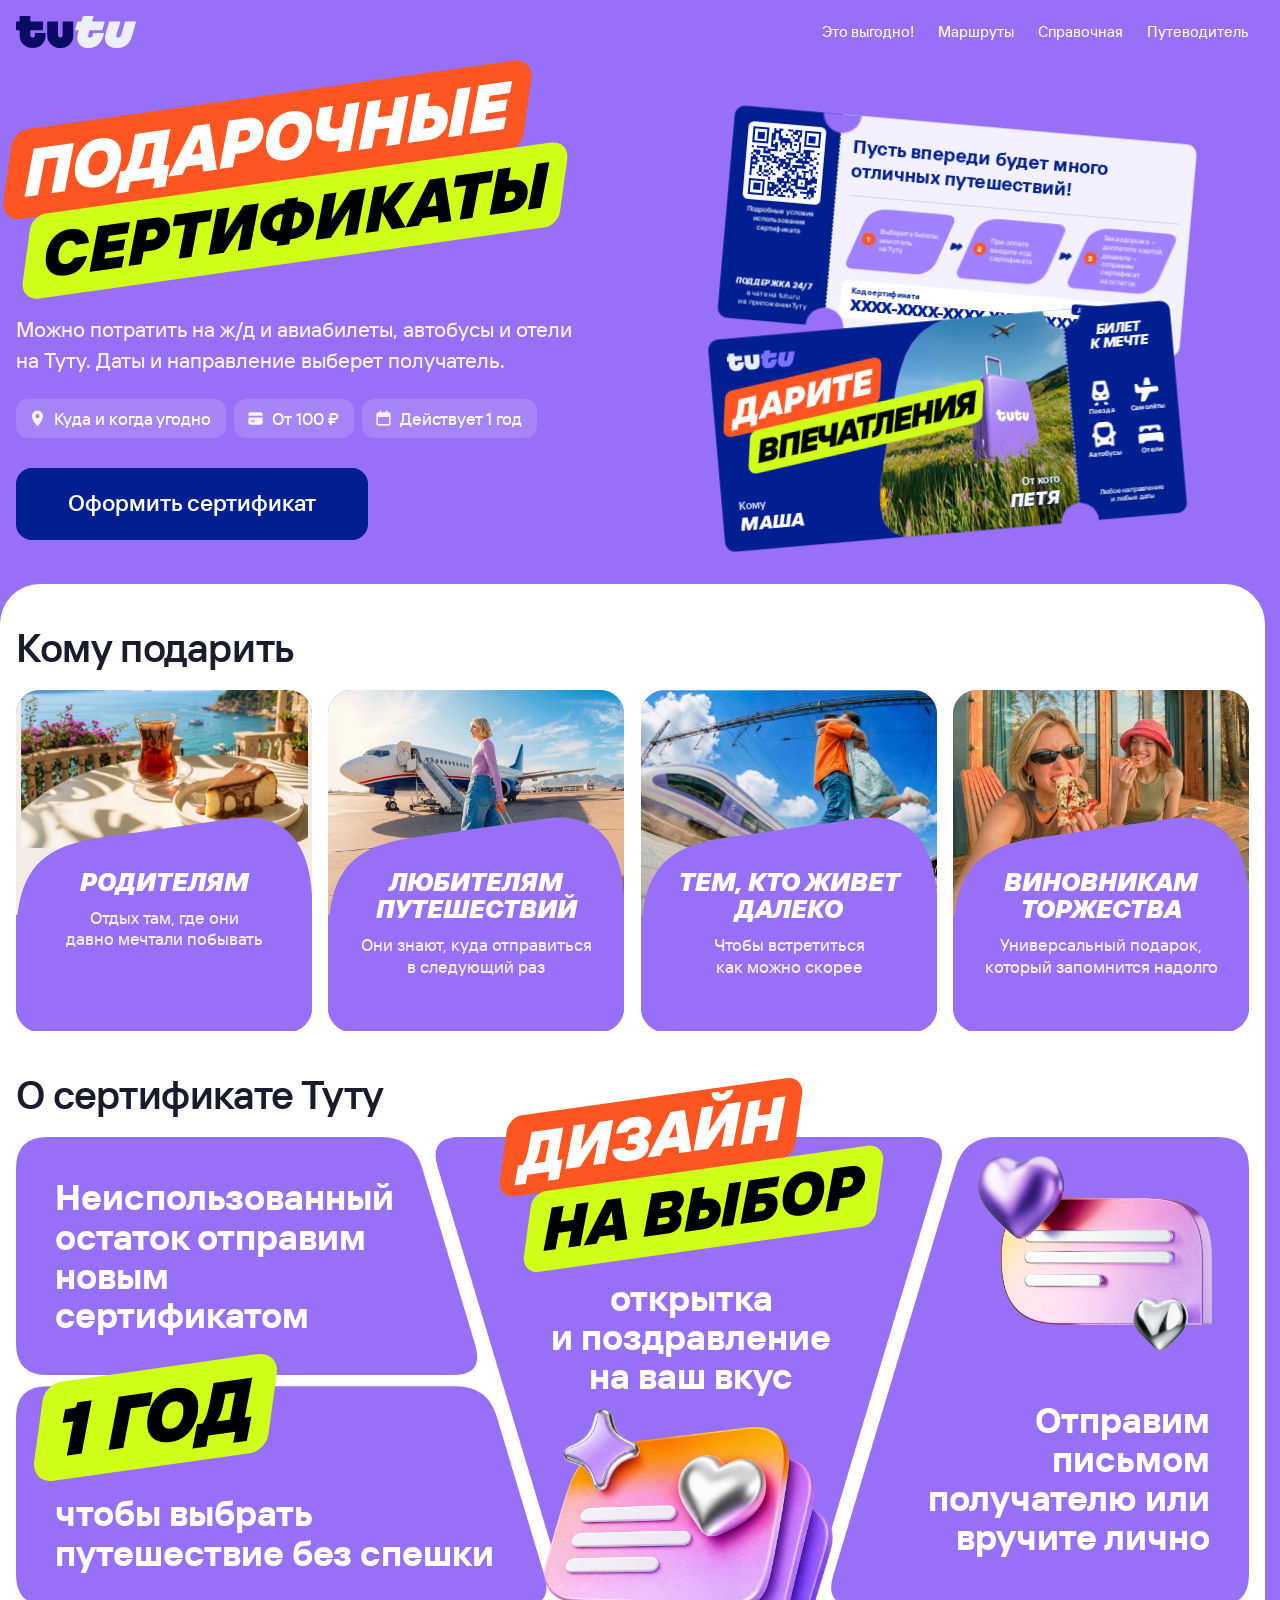
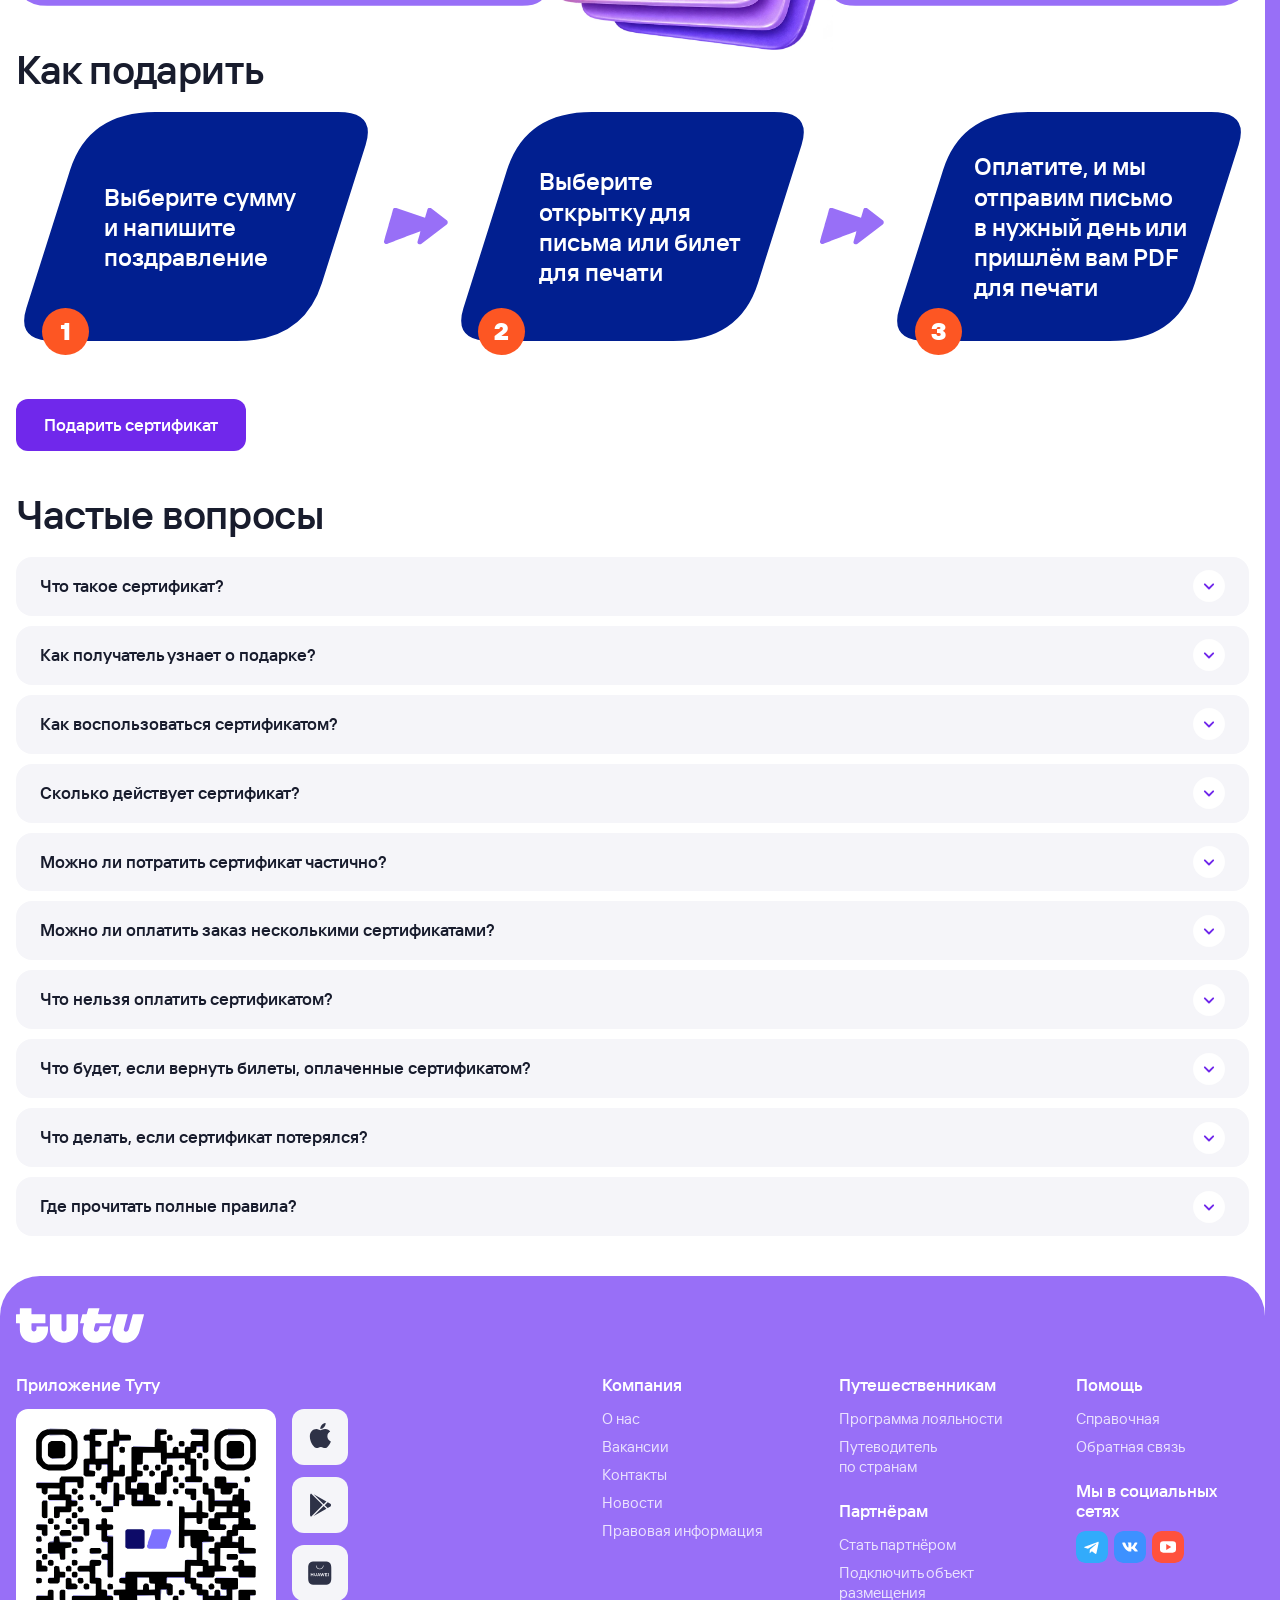
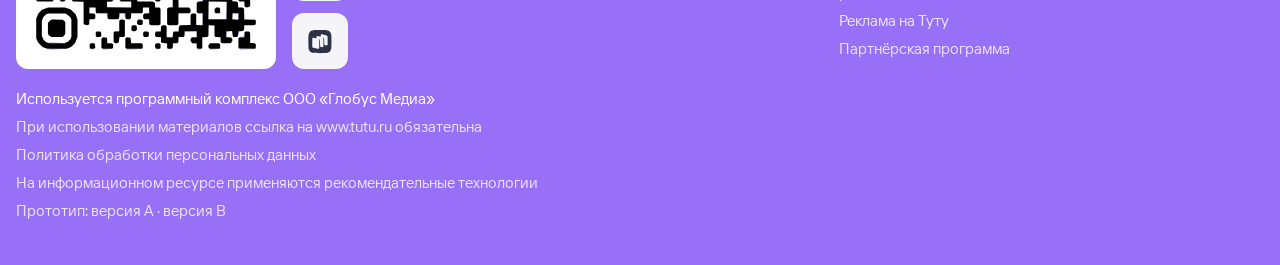
<file: index-b.html>
<!DOCTYPE html>
<html lang="ru">
<head>
<meta charset="utf-8">
<meta name="viewport" content="width=device-width, initial-scale=1">
<title>Подарочный сертификат Туту на поездку</title>
<meta name="description" content="Сертификат на ж/д и авиабилеты, автобусы и отели. Действует год, остаток не сгорает.">
<meta name="robots" content="noindex">
<!-- Тема: Samsung Internet и авто-тёмный режим Chrome не перекрашивают страницы, у которых заявлена своя тёмная тема.
     Поэтому заявляем «light dark», а цвета везде задаём светлые сами (site.css) -->
<meta name="color-scheme" content="light dark">
<meta name="theme-color" content="#986FF7">
<link rel="icon" type="image/png" href="assets/favicon.png">
<link rel="apple-touch-icon" href="assets/apple-touch-icon.png">
<link rel="stylesheet" href="site.css?v=20261126210813">
<link rel="stylesheet" href="ticket.css?v=20261126210813">
</head>
<body>

<header class="top">
  <div class="container top-inner">
    <a href="https://www.tutu.ru/" aria-label="Туту — главная страница"><img class="logo" src="assets/ticket/lg-on-violet.svg" alt="Туту"></a>
    <nav class="top-nav" id="topNav" aria-label="Разделы страницы">
      <a href="https://www.tutu.ru/juicy-offers/">Это выгодно!</a>
      <a href="https://provereno.tutu.ru/">Маршруты</a>
      <a href="https://www.tutu.ru/2read/">Справочная</a>
      <a href="https://www.tutu.ru/geo/">Путеводитель</a>
    </nav>
    <button type="button" class="menu-btn" id="menuBtn" aria-label="Меню" aria-expanded="false" aria-controls="topNav"><svg class="menu-lines" viewBox="0 0 24 24" aria-hidden="true"><path d="M4 7h16M4 12h16M4 17h16"/></svg><svg class="menu-close" viewBox="0 0 24 24" aria-hidden="true"><path d="M6 6l12 12M18 6 6 18"/></svg></button>
  </div>
</header>

<main>

<!-- Первый экран: что это и как работает. Справа сам билет, как его получит человек -->
<section class="hero">
  <div class="container hero-grid">
    <div>
      <h1 class="hero-title stk-group"><span class="stk stk-red">Подарочные</span><span class="stk stk-lime">сертификаты</span></h1>
      <p class="hero-sub">Можно потратить на&nbsp;ж/д и&nbsp;авиабилеты, автобусы и&nbsp;отели на&nbsp;Туту. Даты и&nbsp;направление выберет получатель.</p>
      <ul class="facts">
        <li><svg viewBox="0 0 24 24" aria-hidden="true"><path fill-rule="evenodd" d="M12 2a7 7 0 0 1 7 7c0 5.2-7 13-7 13S5 14.2 5 9a7 7 0 0 1 7-7Zm0 4.4a2.6 2.6 0 1 0 0 5.2 2.6 2.6 0 0 0 0-5.2Z"/></svg>Куда и&nbsp;когда угодно</li>
        <li><svg viewBox="0 0 24 24" aria-hidden="true"><path fill-rule="evenodd" d="M5.5 4h13A2.5 2.5 0 0 1 21 6.5v11a2.5 2.5 0 0 1-2.5 2.5h-13A2.5 2.5 0 0 1 3 17.5v-11A2.5 2.5 0 0 1 5.5 4ZM3 8.4v2.4h18V8.4H3Zm3 6.2v1.6h5v-1.6H6Z"/></svg>От&nbsp;100&nbsp;₽</li>
        <li><svg viewBox="0 0 24 24" aria-hidden="true"><path fill-rule="evenodd" d="M7 2h2v2h6V2h2v2h1.5A2.5 2.5 0 0 1 21 6.5v12a2.5 2.5 0 0 1-2.5 2.5h-13A2.5 2.5 0 0 1 3 18.5v-12A2.5 2.5 0 0 1 5.5 4H7V2ZM5 10v8.5c0 .3.2.5.5.5h13c.3 0 .5-.2.5-.5V10H5Z"/></svg>Действует 1&nbsp;год</li>
      </ul>
      <a class="btn btn-primary hero-cta" href="buy.html">Оформить сертификат</a>
    </div>
    <div class="hero-art" aria-label="Подарочный сертификат Туту">
      <div class="hero-back tk-box" id="heroBack"></div>
      <div class="hero-front tk-box" id="heroFront"></div>
    </div>
  </div>
</section>

<!-- Кому подарить: плитки из CONFIG.giftCards, кому подойдёт такой подарок -->
<section class="section" id="who">
  <div class="container">
    <h2>Кому подарить</h2>
    <div class="gift-row" id="giftRow"></div>
  </div>
</section>

<!-- О сертификате Туту: плитки разной высоты со стикерами и 3D, текст продолжает стикер, без точек -->
<section class="section" id="perks">
  <div class="container">
    <h2>О&nbsp;сертификате Туту</h2>
    <!-- Компьютер: четыре сцепленные плитки как в «Тутуленде», у каждой один акцент, стикеры и 3D выходят за края -->
    <div class="pk">
      <svg class="pk-bg" viewBox="0 0 1336 508" aria-hidden="true"><path d="M0.0,34.0Q0.0,0.0 34.0,0.0L396.0,0.0Q430.0,0.0 439.8,32.6L497.6,225.4Q507.4,258.0 473.4,258.0L34.0,258.0Q0.0,258.0 0.0,224.0Z"/><path d="M0.0,304.0Q0.0,270.0 34.0,270.0L477.0,270.0Q511.0,270.0 520.8,302.6L572.6,475.4Q582.4,508.0 548.4,508.0L34.0,508.0Q0.0,508.0 0.0,474.0Z"/><path d="M456.8,32.6Q447.0,0.0 481.0,0.0L977.0,0.0Q1011.0,0.0 1001.2,32.6L868.4,475.4Q858.6,508.0 824.6,508.0L633.4,508.0Q599.4,508.0 589.6,475.4Z"/><path d="M1018.2,32.6Q1028.0,0.0 1062.0,0.0L1302.0,0.0Q1336.0,0.0 1336.0,34.0L1336.0,474.0Q1336.0,508.0 1302.0,508.0L909.6,508.0Q875.6,508.0 885.4,475.4Z"/></svg>
      <p class="pk-t pk-a">Неиспользованный остаток отправим новым сертификатом</p>
      <span class="stk-group pk-s pk-s-b"><span class="stk stk-lime">1&nbsp;год</span></span>
      <p class="pk-t pk-b">чтобы выбрать путешествие без&nbsp;спешки</p>
      <span class="stk-group pk-s pk-s-c"><span class="stk stk-red">Дизайн</span><span class="stk stk-lime">на&nbsp;выбор</span></span>
      <p class="pk-t pk-c">открытка и&nbsp;поздравление<br>на&nbsp;ваш вкус</p>
      <p class="pk-t pk-d">Отправим<br>письмом<br>получателю или<br>вручите лично</p>
      <img class="pk-3d pk-3d-design" src="assets/art/cards-design.webp" alt="">
      <img class="pk-3d pk-3d-d" src="assets/art/card-hearts.webp" alt="">
    </div>
    <!-- Телефон: плитки стопкой, текст слева, стикер или 3D справа -->
    <ul class="pkm">
      <li class="pkm-i"><span class="stk-group"><span class="stk stk-red">Дизайн</span><span class="stk stk-lime">на&nbsp;выбор</span></span><p>открытка и&nbsp;поздравление на&nbsp;ваш вкус</p></li>
      <li class="pkm-i is-lime"><p>Отправим письмом получателю или&nbsp;вручите лично</p><img class="pkm-hearts" src="assets/art/card-hearts.webp" alt=""></li>
      <li class="pkm-i"><span class="stk-group pkm-year"><span class="stk stk-lime">1&nbsp;год</span></span><p>чтобы выбрать путешествие без&nbsp;спешки</p><img src="assets/art/calendar.webp" alt=""></li>
      <li class="pkm-i"><p>Неиспользованный остаток отправим новым сертификатом</p></li>
    </ul>
  </div>
</section>


<!-- Как подарить: шаги покупки, как в мастере -->
<section class="section" id="how">
  <div class="container">
    <h2>Как подарить</h2>
    <ol class="use-steps">
      <li class="use-step"><span class="use-num">1</span><h3>Выберите сумму и&nbsp;напишите поздравление</h3></li>
      <li class="use-step"><span class="use-num">2</span><h3>Выберите открытку для письма или билет для печати</h3></li>
      <li class="use-step"><span class="use-num">3</span><h3>Оплатите, и&nbsp;мы отправим письмо в&nbsp;нужный день или пришлём вам PDF для&nbsp;печати</h3></li>
    </ol>
    <a class="btn btn-primary how-cta" href="buy.html">Подарить сертификат</a>
  </div>
</section>

<section class="section" id="faq">
  <div class="container">
    <h2>Частые вопросы</h2>
    <div class="faq-list">
      <details>
        <summary>Что такое сертификат?</summary>
        <p>Это подарочная сумма от&nbsp;100 до&nbsp;200&nbsp;000&nbsp;₽, которую можно потратить на&nbsp;Туту: на&nbsp;ж/д и&nbsp;авиабилеты, автобусы и&nbsp;отели. Куда и&nbsp;когда поехать, выберет получатель.</p>
      </details>
      <details>
        <summary>Как получатель узнает о&nbsp;подарке?</summary>
        <p>Если вы выбрали отправку на&nbsp;почту, получатель получит письмо сразу после оплаты или в&nbsp;выбранный день. В&nbsp;письме будут открытка, поздравление, код сертификата и&nbsp;срок действия. Если вы&nbsp;решили вручить подарок лично, PDF для печати придёт вам на&nbsp;почту.</p>
      </details>
      <details>
        <summary>Как воспользоваться сертификатом?</summary>
        <p>Выберите билеты или отель на&nbsp;сайте или в&nbsp;приложении Туту. При оплате введите код сертификата в&nbsp;специальное поле и&nbsp;проверьте, что сумма заказа уменьшилась. Если заказ дороже, разницу доплатите картой.</p>
      </details>
      <details>
        <summary>Сколько действует сертификат?</summary>
        <p>12&nbsp;месяцев. Дата окончания указана в&nbsp;письме и&nbsp;на&nbsp;сертификате.</p>
      </details>
      <details>
        <summary>Можно ли потратить сертификат частично?</summary>
        <p>Да. Если заказ стоит меньше сертификата, разница придёт новым сертификатом на&nbsp;почту, которую вы указали при оплате заказа. Новый сертификат тоже действует 12&nbsp;месяцев.</p>
      </details>
      <details>
        <summary>Можно ли оплатить заказ несколькими сертификатами?</summary>
        <p>Нет. Один заказ оплачивается одним сертификатом, разницу можно доплатить картой.</p>
      </details>
      <details>
        <summary>Что нельзя оплатить сертификатом?</summary>
        <p>Дополнительные услуги к&nbsp;билетам, например страховку. Исключение&nbsp;— багаж, оформленный вместе с&nbsp;билетом на&nbsp;автобус. Ещё нельзя одним сертификатом оплатить билеты туда и&nbsp;обратно на&nbsp;поезд или автобус: каждое направление оформляется отдельным заказом со&nbsp;своим сертификатом. Не&nbsp;получится оплатить и&nbsp;предзаказ ж/д билетов, авиабилет на&nbsp;ребёнка в&nbsp;уже оформленном заказе, отели с&nbsp;оплатой на&nbsp;месте, с&nbsp;вариантом «Оплатить позже» или с&nbsp;пометкой «От&nbsp;партнёра».</p>
      </details>
      <details>
        <summary>Что будет, если вернуть билеты, оплаченные сертификатом?</summary>
        <p>Придёт новый сертификат на&nbsp;ту&nbsp;же сумму за&nbsp;вычетом сборов. Он&nbsp;будет привязан к&nbsp;почте, указанной в&nbsp;заказе, и&nbsp;тоже действует 12&nbsp;месяцев.</p>
      </details>
      <details>
        <summary>Что делать, если сертификат потерялся?</summary>
        <p>Сертификат не&nbsp;именной, поэтому его нельзя заблокировать или выпустить заново. Сохраните письмо и&nbsp;не&nbsp;пересылайте код посторонним. Если письмо не&nbsp;пришло, напишите в&nbsp;чат поддержки на&nbsp;tutu.ru или в&nbsp;приложении Туту либо позвоните по&nbsp;номеру <a href="tel:+78005115563">8&nbsp;800&nbsp;511-55-63</a>. Поддержка работает круглосуточно.</p>
      </details>
      <details>
        <summary>Где прочитать полные правила?</summary>
        <p>В&nbsp;<a href="https://www.tutu.ru/2read/legal_information/sertificat/">правилах приобретения и&nbsp;использования сертификатов</a>.</p>
      </details>
    </div>
  </div>
</section>


</main>

<footer class="footer">
  <div class="container">
    <img class="footer-logo" src="assets/footer/logo-tutu-white.svg" alt="Туту">
    <!-- Подвал как на tutu.ru: разделы и ссылки с главной tutu.ru, вёрстка и картинки с индийского лендинга -->
    <div class="footer-grid">
      <div class="footer-app-col">
        <h4 class="footer-app-title">Приложение Туту</h4>
        <div class="footer-app-body">
          <div class="qr"><img src="assets/footer/qr-new.svg" alt="QR-код для скачивания приложения Туту"></div>
          <div class="stores">
            <a href="https://apps.apple.com/ru/app/жд-билеты-отели-авиабилеты/id1296791829" rel="noreferrer nofollow noopener" aria-label="App Store"><img src="assets/footer/store-apple.svg?v=2" alt="App Store"></a>
            <a href="https://play.google.com/store/apps/details?id=ru.tutu.tutu_emp" rel="noreferrer nofollow noopener" aria-label="Google Play"><img src="assets/footer/store-google.svg?v=2" alt="Google Play"></a>
            <a href="https://appgallery.huawei.com/#/app/C100925545" rel="noreferrer nofollow noopener" aria-label="Huawei AppGallery"><img src="assets/footer/store-huawei.svg?v=2" alt="Huawei AppGallery"></a>
            <a href="https://www.rustore.ru/catalog/app/ru.tutu.tutu_emp" rel="noreferrer nofollow noopener" aria-label="RuStore"><img src="assets/footer/store-rustore.svg?v=2" alt="RuStore"></a>
          </div>
        </div>
      </div>
      <div class="footer-col">
        <h4>Компания</h4>
        <a href="https://c.tutu.ru/">О&nbsp;нас</a>
        <a href="https://company.tutu.ru/vacancy/">Вакансии</a>
        <a href="https://c.tutu.ru/#company-contacts">Контакты</a>
        <a href="https://www.tutu.ru/news_own/">Новости</a>
        <a href="https://www.tutu.ru/2read/legal_information/">Правовая информация</a>
      </div>
      <div class="footer-col">
        <h4>Путешественникам</h4>
        <a href="https://bonus.tutu.ru/">Программа лояльности</a>
        <a href="https://www.tutu.ru/geo/">Путеводитель по&nbsp;странам</a>
        <h4 class="footer-h4-extra">Партнёрам</h4>
        <a href="https://c.tutu.ru/partners/">Стать партнёром</a>
        <a href="https://partner.tutu.ru/hotels">Подключить объект размещения</a>
        <a href="https://www.tutu.ru/2read/advert/advert/">Реклама на&nbsp;Туту</a>
        <a href="https://advcake.ru/lp/tutu/">Партнёрская программа</a>
      </div>
      <div class="footer-col">
        <h4>Помощь</h4>
        <a href="https://www.tutu.ru/2read/">Справочная</a>
        <a href="https://www.tutu.ru/feedback.php">Обратная связь</a>
        <h4 class="footer-h4-extra">Мы в&nbsp;социальных сетях</h4>
        <div class="socials">
          <a href="https://t.me/tutu_travel" rel="noreferrer nofollow noopener" aria-label="Туту в Telegram"><img class="social" src="assets/footer/social-telegram.svg" alt="Telegram"></a>
          <a href="https://vk.com/tu_tu_ru" rel="noreferrer nofollow noopener" aria-label="Туту во ВКонтакте"><img class="social" src="assets/footer/social-vk.svg" alt="ВКонтакте"></a>
          <a href="https://youtube.com/@tutu_ru" rel="noreferrer nofollow noopener" aria-label="Туту в YouTube"><img class="social" src="assets/footer/social-youtube.svg" alt="YouTube"></a>
        </div>
      </div>

      <!-- Строки под QR как на tutu.ru: одного размера, каждая с новой строки -->
      <div class="footer-legal">
        <p>Используется программный комплекс <a href="https://tutu.tech/">ООО «Глобус Медиа»</a></p>
        <p>При использовании материалов ссылка на&nbsp;<a href="https://www.tutu.ru/">www.tutu.ru</a> обязательна</p>
        <p><a href="https://www.tutu.ru/2read/legal_information/legal_personal/">Политика обработки персональных данных</a></p>
        <p>На&nbsp;информационном ресурсе <a href="https://www.tutu.ru/2read/legal_information/legal_recsys_tutu/">применяются рекомендательные технологии</a></p>
        <p>Прототип: <a href="index.html">версия A</a> · <a href="index-b.html">версия B</a></p>
      </div>
    </div>
  </div>
</footer>

<dialog id="protoDialog">
  <h3 id="protoTitle">Это прототип</h3>
  <div id="protoBody"></div>
  <form method="dialog"><button class="btn btn-primary">Понятно</button></form>
</dialog>

<script src="ticket.js?v=20261126210813"></script>
<script src="shared.js?v=20261126210813"></script>
<script src="landing.js?v=20261126210813"></script>
</body>
</html>
</file>
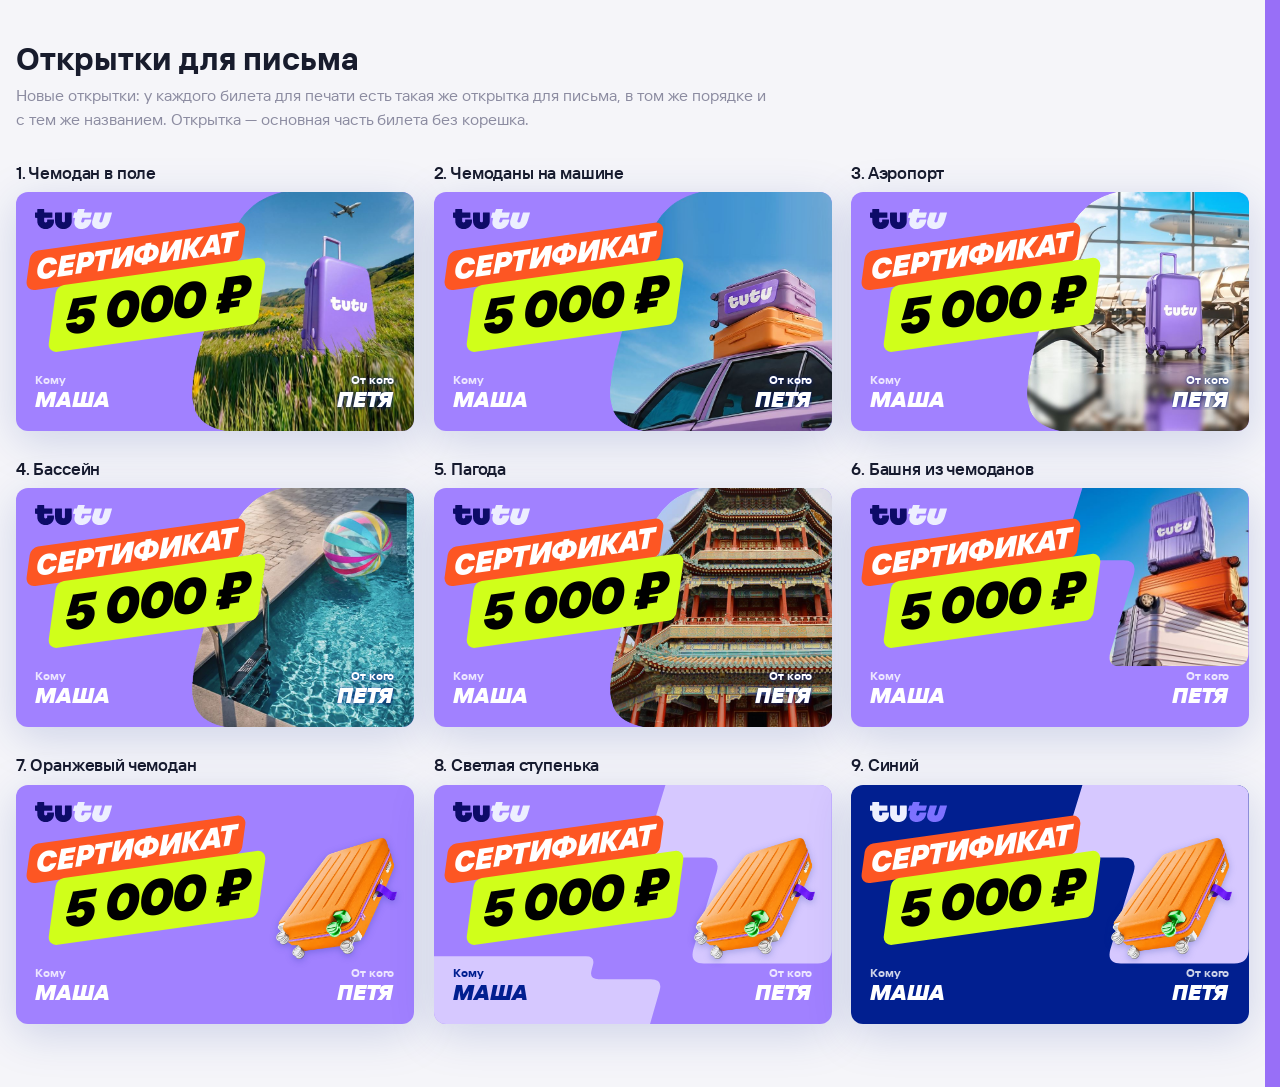
<file: mockups/email-cards.html>
<!DOCTYPE html>
<html lang="ru">
<head>
<meta charset="utf-8">
<!-- Макет лежит в mockups/, все пути считаются от корня сайта -->
<base href="../">
<meta name="viewport" content="width=device-width, initial-scale=1">
<title>Открытки для письма — новые</title>
<meta name="robots" content="noindex">
<meta name="color-scheme" content="light dark">
<link rel="icon" type="image/png" href="assets/favicon.png">
<link rel="stylesheet" href="site.css?v=20261119154333">
<link rel="stylesheet" href="ticket.css?v=20261119154333">
<style>
/* Макет: открытки для письма. Каждая — основная часть своего билета для печати, без корешка */
body{background:var(--surface-neutral);padding:40px 0 64px}
.mk-h{font-size:32px;margin-bottom:6px}
.mk-sub{color:var(--muted);margin-bottom:32px;max-width:760px}
.mk-grid{display:grid;grid-template-columns:repeat(3,minmax(0,1fr));gap:28px 20px}
.mk-item h2{font-size:17px;margin-bottom:10px}
.mk-item .tk-box{filter:drop-shadow(0 10px 22px rgba(1,31,144,.16))}
@media (max-width:1000px){.mk-grid{grid-template-columns:repeat(2,minmax(0,1fr))}}
@media (max-width:600px){.mk-grid{grid-template-columns:1fr}}
/* Печать в PDF: А4, цвета как на экране, открытка не разрезается между страницами */
@page{size:A4;margin:12mm 10mm}
@media print{html,body{background:#fff}body{padding:0}*{-webkit-print-color-adjust:exact;print-color-adjust:exact}.mk-item{break-inside:avoid}.mk-grid{grid-template-columns:1fr 1fr;gap:20px 14px}.mk-item .tk-box{filter:none}}
</style>
</head>
<body>
<main class="container">
  <h1 class="mk-h">Открытки для письма</h1>
  <p class="mk-sub">Новые открытки: у каждого билета для печати есть такая же открытка для письма, в том же порядке и с тем же названием. Открытка — основная часть билета без корешка.</p>
  <div class="mk-grid" id="grid"></div>
</main>
<script src="ticket.js?v=20261119154333"></script>
<script src="shared.js?v=20261119154333"></script>
<script>
// Открытка = основная часть билета: тот же фон, фото, ступенька и чемодан, без корешка и перфорации
const cards = CONFIG.tickets.map((t) => ({ id: 'card-' + t.id, name: t.name, main: t.main, blob: t.blob, stepPhoto: t.stepPhoto, ix: t.ix, suit: t.suit, step: t.step, low: t.low }));
const f = { amount: fmt(5000), to: 'Маша', from: 'Петя' };
cards.forEach((c, i) => {
  const item = document.createElement('section');
  item.className = 'mk-item';
  item.innerHTML = `<h2>${i + 1}. ${c.name}</h2><div class="tk-box"></div>`;
  $('grid').append(item);
  const card = item.querySelector('.tk-box');
  tkMount(card, 'card', c); tkFill(card, f);
});
</script>
</body>
</html>
</file>
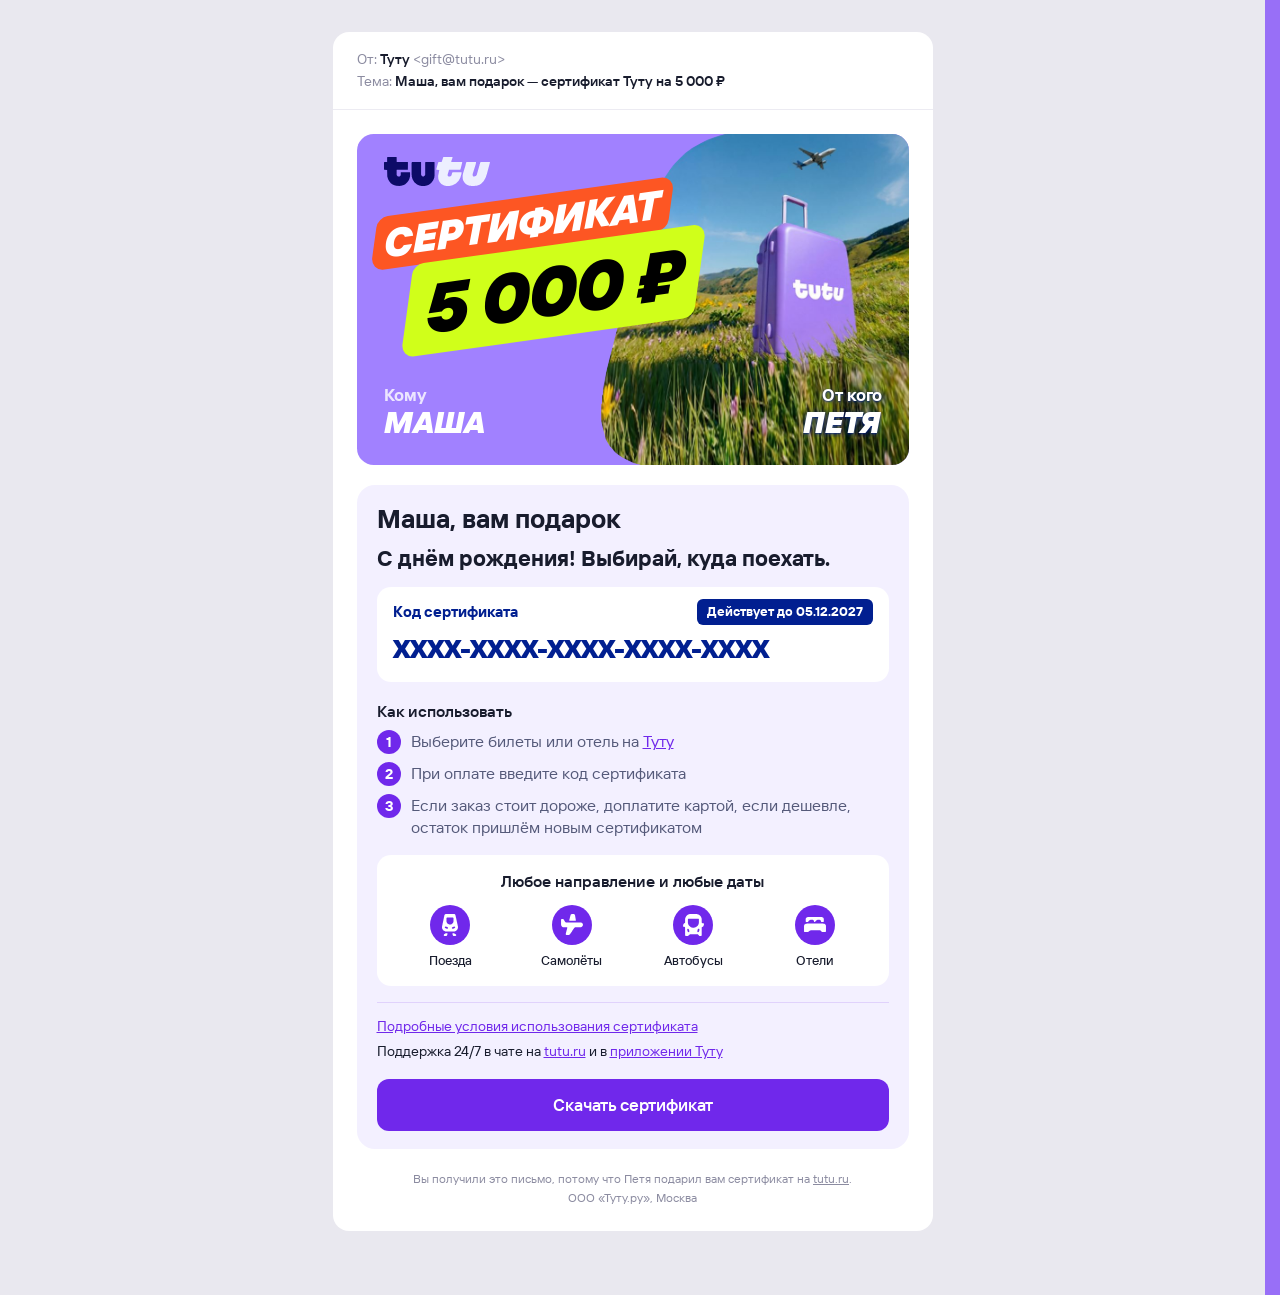
<file: mockups/letter.html>
<!DOCTYPE html>
<html lang="ru">
<head>
<meta charset="utf-8">
<!-- Макет лежит в mockups/, все пути считаются от корня сайта -->
<base href="../">
<meta name="viewport" content="width=device-width, initial-scale=1">
<title>Письмо получателю — шаблон</title>
<meta name="robots" content="noindex">
<meta name="color-scheme" content="light dark">
<link rel="icon" type="image/png" href="assets/favicon.png">
<link rel="stylesheet" href="site.css?v=20261119154333">
<link rel="stylesheet" href="ticket.css?v=20261119154333">
<style>
/* Шаблон письма получателю шириной 600px, как обычно верстают письма. Сверху тема и отправитель, как в почтовом ящике */
body{background:#E9E8EF;padding:32px 16px 64px}
.mail{max-width:600px;margin:0 auto}
.mail-meta{background:var(--white);border-radius:16px 16px 0 0;padding:16px 24px;border-bottom:1px solid #ECEBF2;font-size:14px;color:var(--muted);line-height:1.6}
.mail-meta b{color:var(--ink);font-weight:600}
.mail-body{background:var(--white);border-radius:0 0 16px 16px;padding:24px}
.mail-body .letter{margin-top:20px}
.letter-pdf{pointer-events:auto;cursor:pointer}
.mail-foot{margin-top:20px;text-align:center;font-size:12px;line-height:1.6;color:var(--muted)}
.mail-foot a{color:var(--muted)}
/* Печать в PDF: письмо на А4 по центру, цвета как на экране */
@page{size:A4;margin:10mm}
@media print{html,body{background:#E9E8EF}body{padding:0}*{-webkit-print-color-adjust:exact;print-color-adjust:exact}.mail{break-inside:avoid;zoom:.82}}
</style>
</head>
<body>
<div class="mail">
  <div class="mail-meta">
    <div>От: <b>Туту</b> &lt;gift@tutu.ru&gt;</div>
    <div>Тема: <b>Маша, вам подарок — сертификат Туту на&nbsp;5&nbsp;000&nbsp;₽</b></div>
  </div>
  <div class="mail-body">
    <div class="tk-box" id="card"></div>
    <div class="letter">
      <p class="letter-title">Маша, вам подарок</p>
      <p class="letter-msg">С днём рождения! Выбирай, куда поехать.</p>
      <div class="letter-code"><div class="letter-code-l"><span>Код сертификата</span><span class="letter-till" id="till"></span></div><b>XXXX-XXXX-XXXX-XXXX-XXXX</b></div>
      <p class="letter-h">Как использовать</p>
      <ol class="letter-steps">
        <li>Выберите билеты или отель на&nbsp;<a href="https://www.tutu.ru/">Туту</a></li>
        <li>При оплате введите код сертификата</li>
        <li>Если заказ стоит дороже, доплатите картой, если дешевле, остаток пришлём новым сертификатом</li>
      </ol>
      <div class="letter-any">
        <p>Любое направление и&nbsp;любые даты</p>
        <div class="letter-modes"><span class="letter-mode"><i><img src="assets/ticket/ic-train-w.svg" alt=""></i>Поезда</span><span class="letter-mode"><i><img src="assets/ticket/ic-plane-w.svg" alt=""></i>Самолёты</span><span class="letter-mode"><i><img src="assets/ticket/ic-bus-w.svg" alt=""></i>Автобусы</span><span class="letter-mode"><i><img src="assets/ticket/ic-bed-w.svg" alt=""></i>Отели</span></div>
      </div>
      <ul class="letter-info">
        <li><a href="https://www.tutu.ru/2read/legal_information/sertificat/">Подробные условия использования сертификата</a></li>
        <li>Поддержка 24/7 в&nbsp;чате на&nbsp;<a href="https://www.tutu.ru/">tutu.ru</a> и&nbsp;в&nbsp;<a href="https://c.tutu.ru/mobileapp">приложении Туту</a></li>
      </ul>
      <a class="btn btn-primary letter-pdf" href="mockups/pdf.html">Скачать сертификат</a>
    </div>
    <p class="mail-foot">Вы получили это письмо, потому что Петя подарил вам сертификат на&nbsp;<a href="https://www.tutu.ru/">tutu.ru</a>.<br>ООО «Туту.ру», Москва</p>
  </div>
</div>
<script src="ticket.js?v=20261119154333"></script>
<script src="shared.js?v=20261119154333"></script>
<script>
const until = new Date(); until.setMonth(until.getMonth() + CONFIG.validityMonths);
$('till').textContent = 'Действует до ' + untilText(until);
const t = findTicket(CONFIG.defaultTicket);
const card = { id: 'card-' + t.id, name: t.name, main: t.main, blob: t.blob, suit: t.suit, step: t.step, low: t.low };
tkMount($('card'), 'card', card); tkFill($('card'), { amount: fmt(5000), to: 'Маша', from: 'Петя' });
</script>
</body>
</html>
</file>
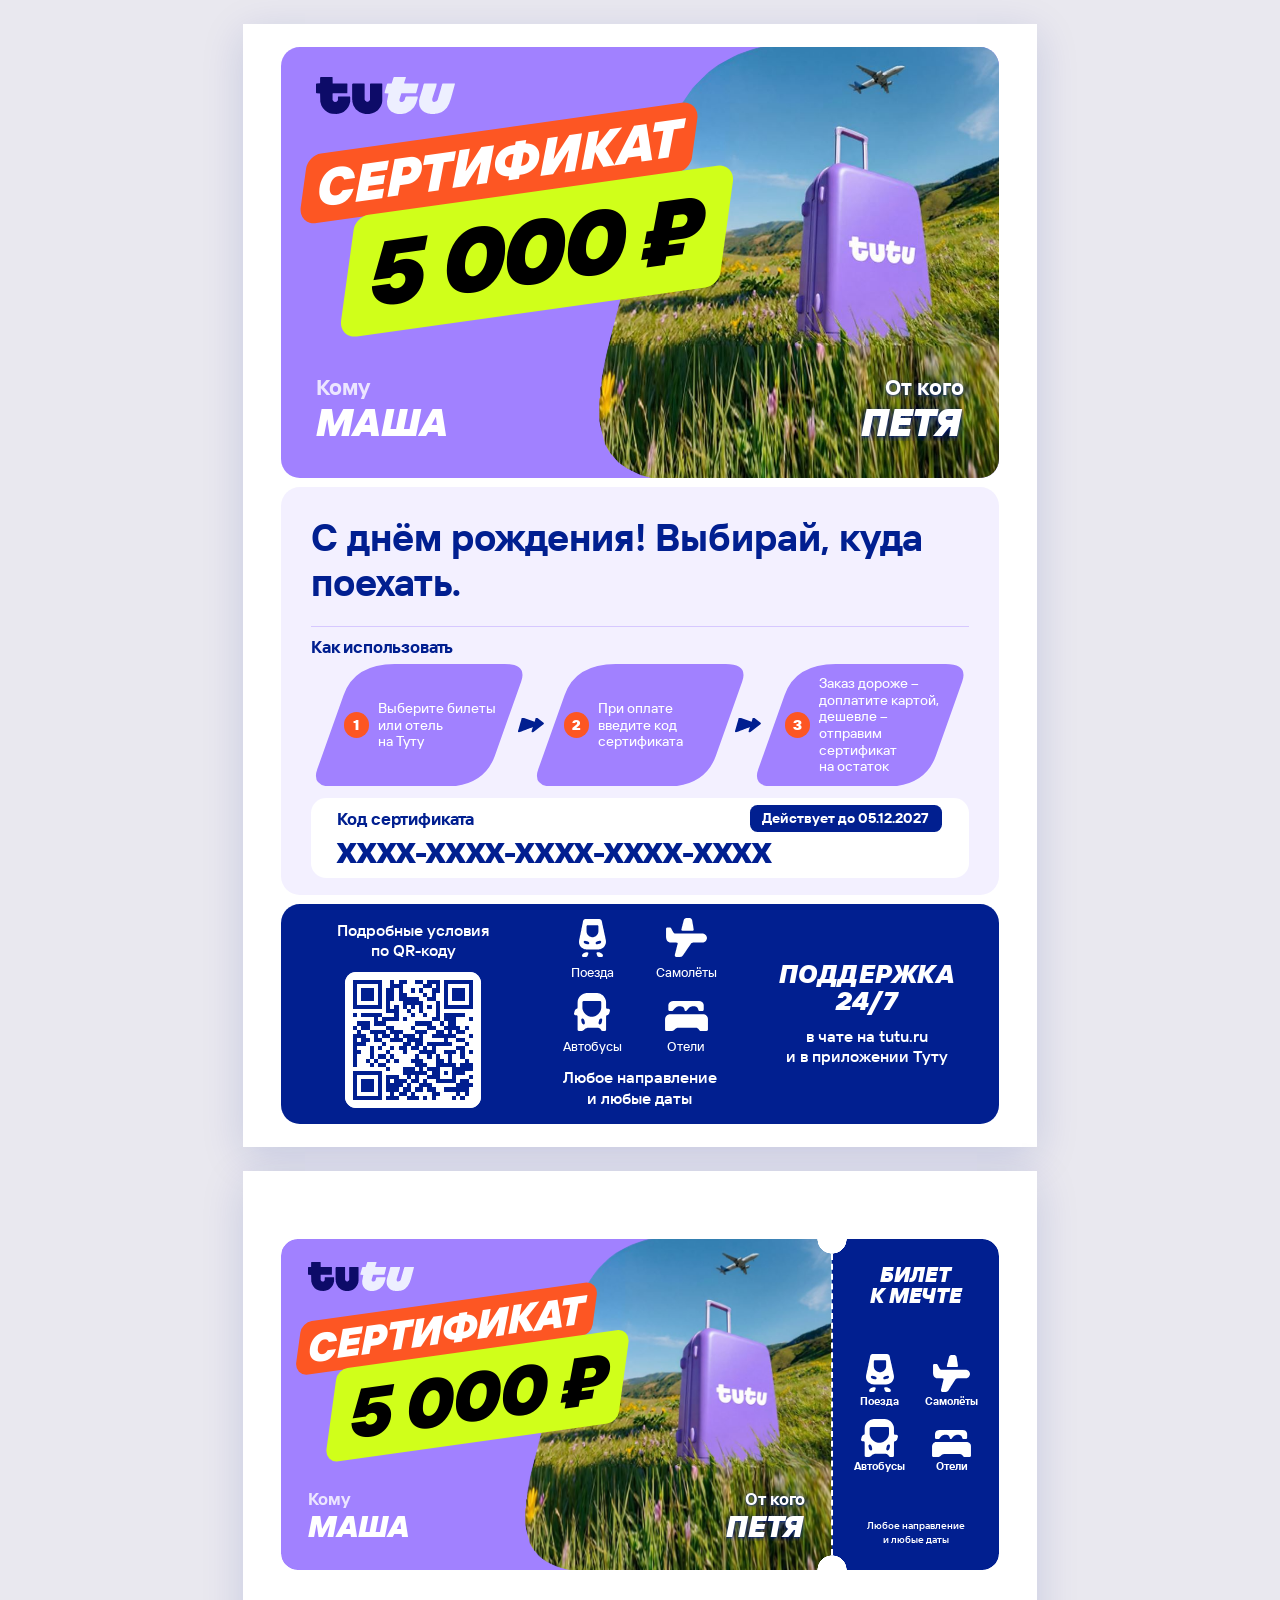
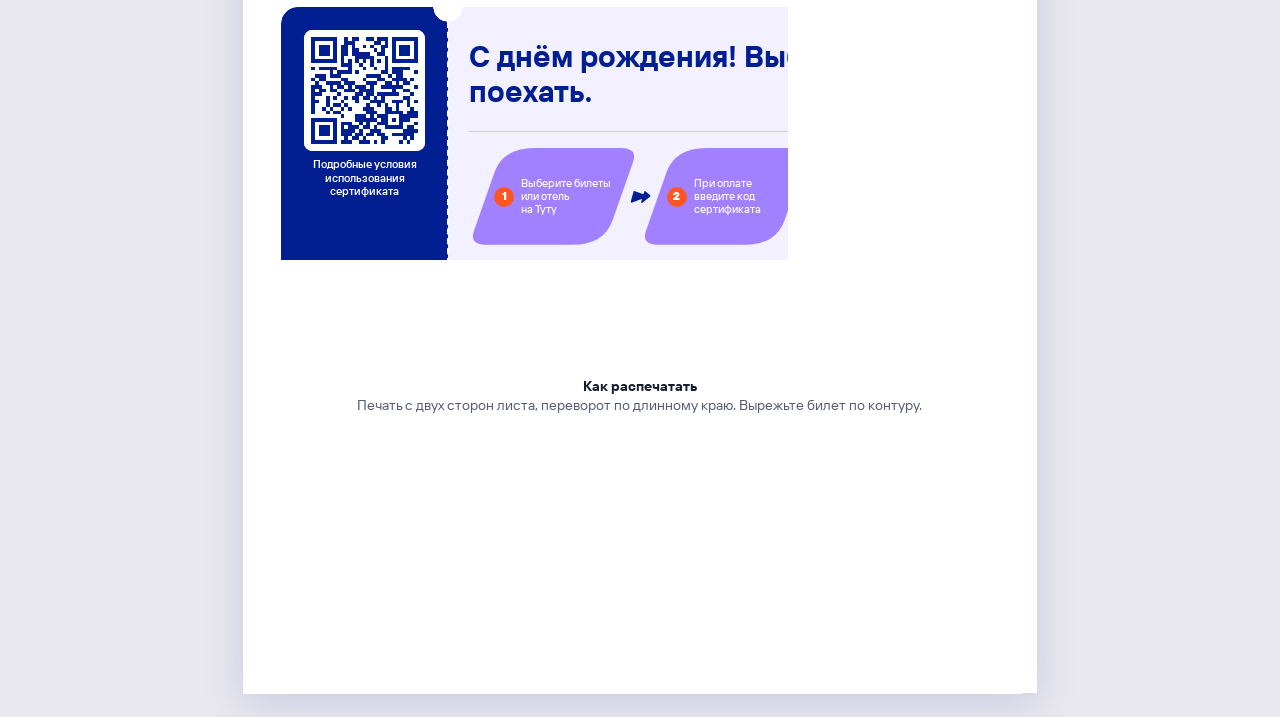
<file: mockups/pdf.html>
<!DOCTYPE html>
<html lang="ru">
<head>
<meta charset="utf-8">
<!-- Макет лежит в mockups/, все пути считаются от корня сайта -->
<base href="../">
<meta name="viewport" content="width=device-width, initial-scale=1">
<title>PDF сертификата — шаблон</title>
<meta name="robots" content="noindex">
<meta name="color-scheme" content="light dark">
<link rel="icon" type="image/png" href="assets/favicon.png">
<style>
/* Шаблон PDF: страница 1 — лист А4 с открыткой (его же скачивают из письма), страница 2 — билет для печати с двух сторон */
html,body{margin:0;background:#E9E8EF;font-family:'Tutu Sans',sans-serif}
.pg{display:block;width:210mm;height:297mm;margin:24px auto;border:0;background:#fff;box-shadow:0 10px 40px rgba(1,31,144,.15)}
@media print{body{background:#fff}.pg{margin:0;box-shadow:none;break-after:page}}
@page{size:A4;margin:0}
</style>
</head>
<body>
<iframe class="pg" src="certificate.html?embed=1&design=meadow&amount=5000&to=Маша&from=Петя&msg=С%20днём%20рождения!%20Выбирай,%20куда%20поехать." title="Лист А4 с сертификатом" scrolling="no"></iframe>
<iframe class="pg" src="mockups/print-ticket.html" title="Билет для печати" scrolling="no"></iframe>
</body>
</html>
</file>
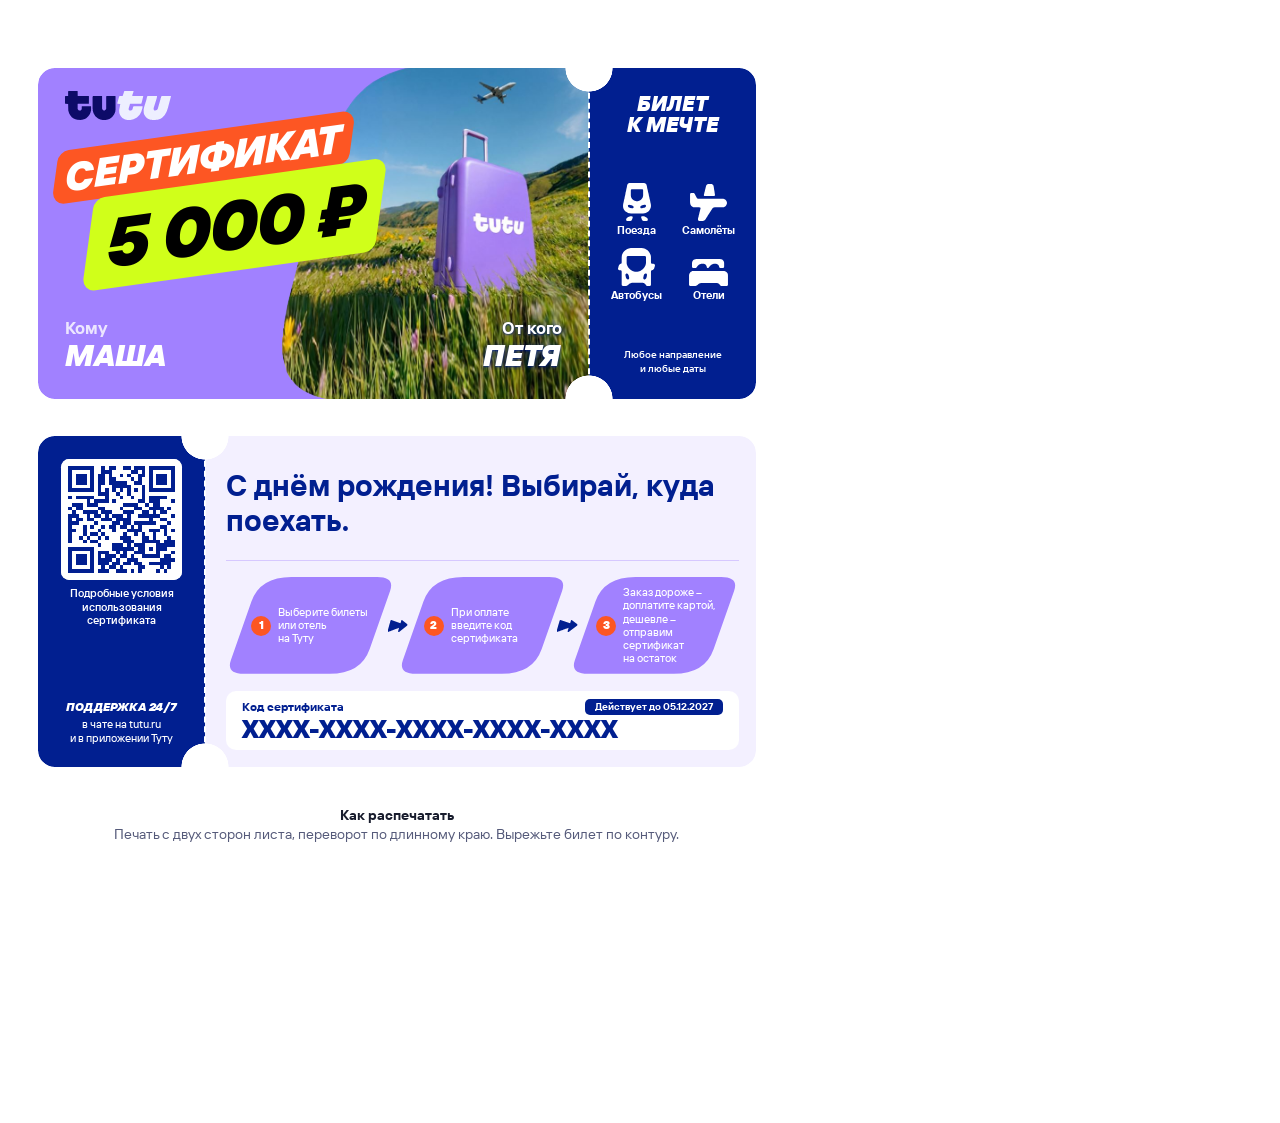
<file: mockups/print-ticket.html>
<!DOCTYPE html>
<html lang="ru">
<head>
<meta charset="utf-8">
<!-- Макет лежит в mockups/, все пути считаются от корня сайта -->
<base href="../">
<title>Билет для печати — лист А4</title>
<meta name="robots" content="noindex">
<link rel="stylesheet" href="site.css?v=20261119154333">
<link rel="stylesheet" href="ticket.css?v=20261119154333">
<style>
/* Лист А4: лицевая сторона и оборот билета шириной 190 мм, под ними подсказка, как печатать */
@page{size:A4;margin:0}
html,body{margin:0;background:#fff}
.a4{width:210mm;height:297mm;box-sizing:border-box;padding:18mm 0 0;display:flex;flex-direction:column;align-items:center;gap:10mm}
.a4 .tk-box{width:190mm}
.a4 > p{margin:0;font-size:3.6mm;color:#555A7A;text-align:center;line-height:1.4}
.a4 > p b{color:#181C2D}
</style>
</head>
<body>
<div class="a4">
  <div class="tk-box" id="front"></div>
  <div class="tk-box" id="back"></div>
  <p><b>Как распечатать</b><br>Печать с&nbsp;двух сторон листа, переворот по&nbsp;длинному краю. Вырежьте билет по&nbsp;контуру.</p>
</div>
<script src="ticket.js?v=20261119154333"></script>
<script src="shared.js?v=20261119154333"></script>
<script>
const until = new Date(); until.setMonth(until.getMonth() + CONFIG.validityMonths);
const f = { amount: fmt(5000), to: 'Маша', from: 'Петя', msg: 'С днём рождения! Выбирай, куда поехать.', till: untilText(until) };
const t = findTicket(CONFIG.defaultTicket);
tkMount($('front'), 'front', t); tkFill($('front'), f);
tkMount($('back'), 'back', t); tkFill($('back'), f);
</script>
</body>
</html>
</file>
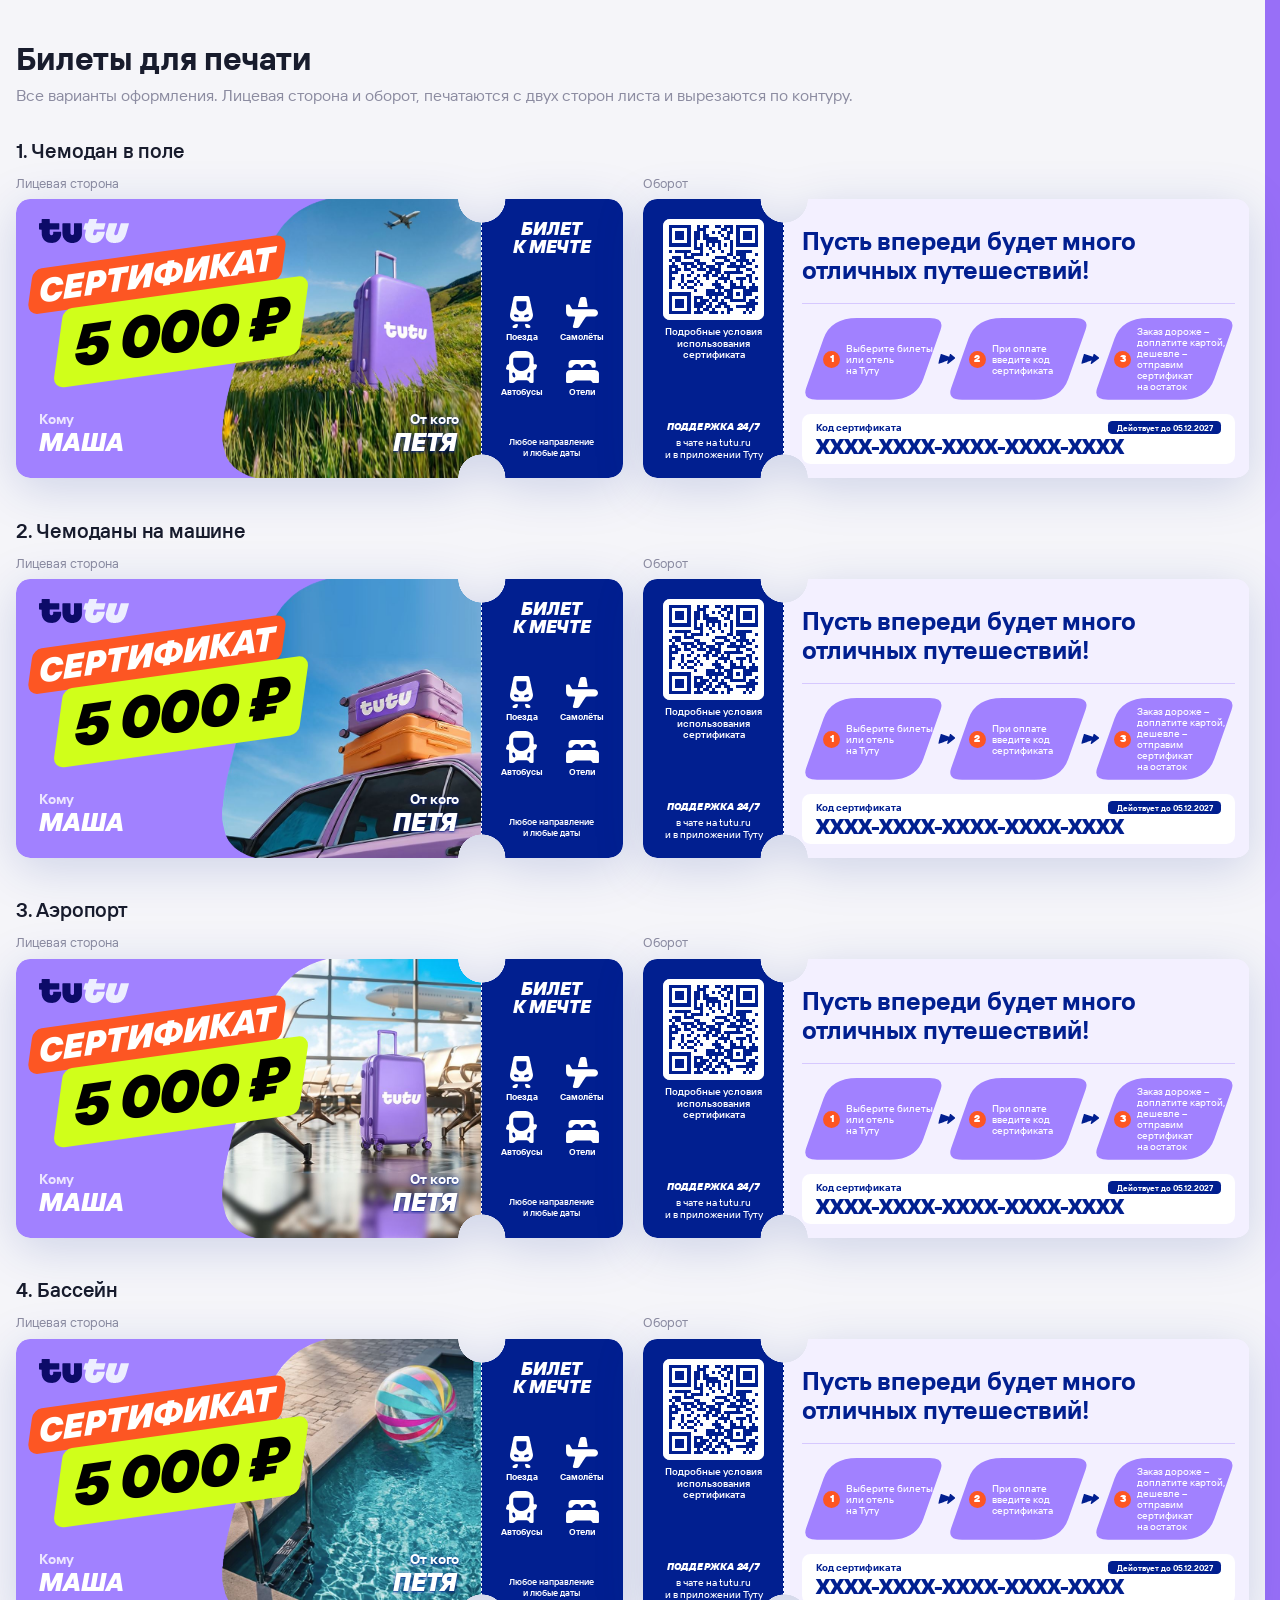
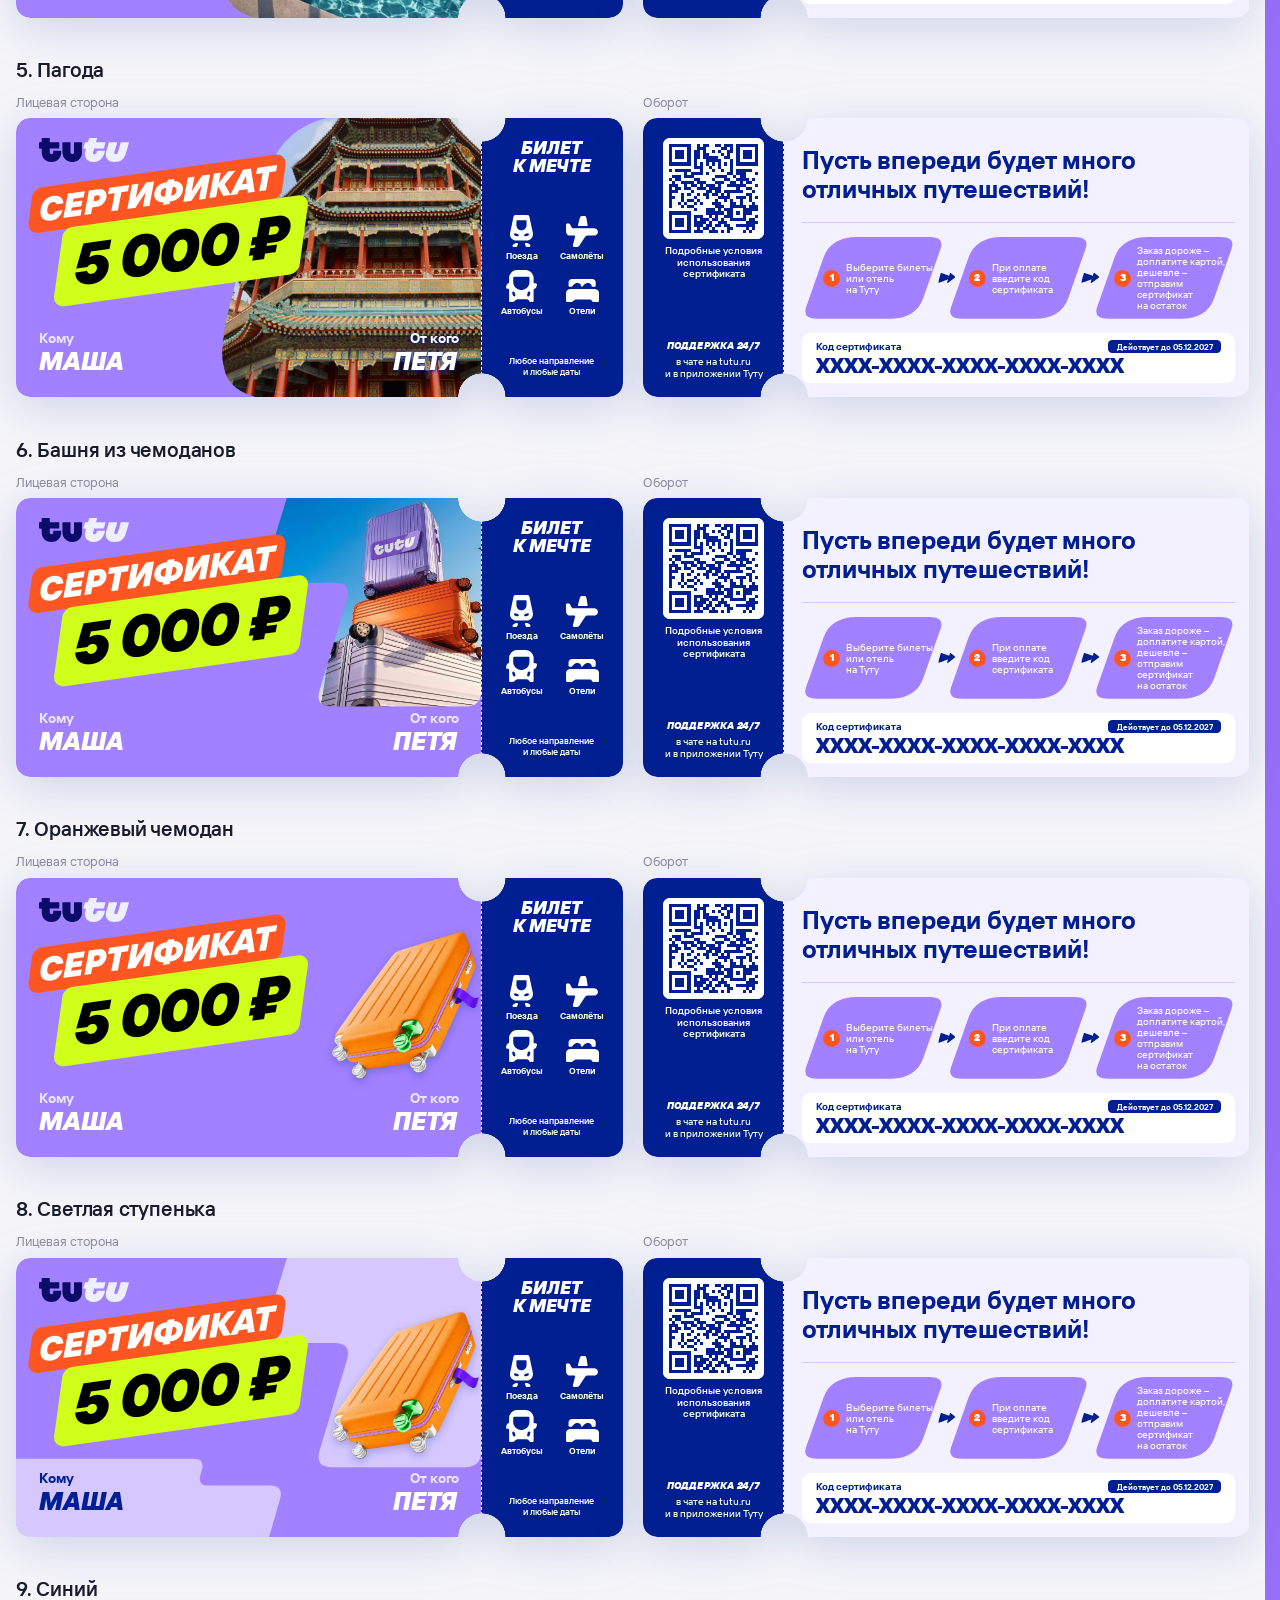
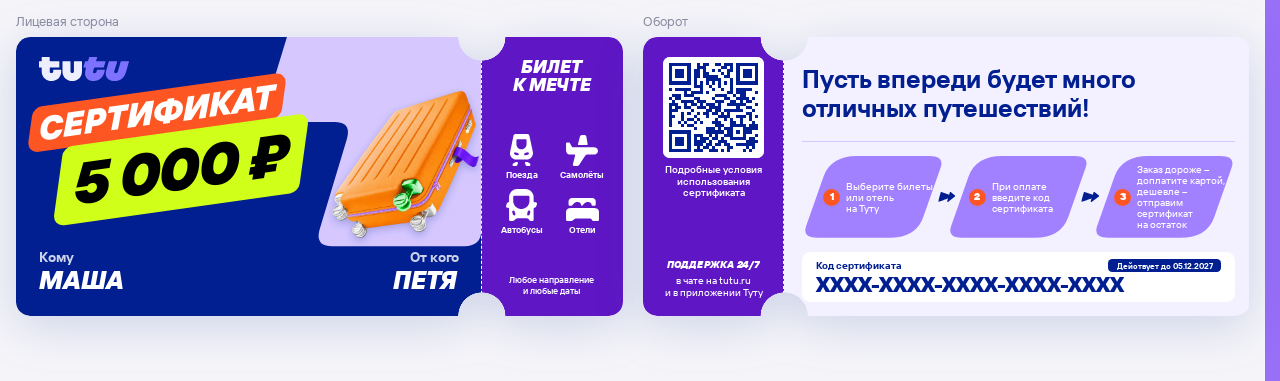
<file: mockups/tickets.html>
<!DOCTYPE html>
<html lang="ru">
<head>
<meta charset="utf-8">
<!-- Макет лежит в mockups/, все пути считаются от корня сайта -->
<base href="../">
<meta name="viewport" content="width=device-width, initial-scale=1">
<title>Билеты для печати — все варианты</title>
<meta name="robots" content="noindex">
<meta name="color-scheme" content="light dark">
<link rel="icon" type="image/png" href="assets/favicon.png">
<link rel="stylesheet" href="site.css?v=20261119154333">
<link rel="stylesheet" href="ticket.css?v=20261119154333">
<style>
/* Макет: все варианты билета для печати, лицевая сторона и оборот рядом */
body{background:var(--surface-neutral);padding:40px 0 64px}
.mk-h{font-size:32px;margin-bottom:6px}
.mk-sub{color:var(--muted);margin-bottom:32px}
.mk-list{display:grid;gap:40px}
.mk-item h2{font-size:20px;margin-bottom:12px}
.mk-pair{display:grid;grid-template-columns:1fr 1fr;gap:20px}
.mk-pair .tk-box{filter:drop-shadow(0 10px 24px rgba(1,31,144,.16))}
.mk-side{display:block;font-size:13px;color:var(--muted);margin-bottom:6px}
@media (max-width:900px){.mk-pair{grid-template-columns:1fr}}
/* Печать в PDF: А4, цвета как на экране, карточка не разрезается между страницами */
@page{size:A4;margin:12mm 10mm}
@media print{html,body{background:#fff}body{padding:0}*{-webkit-print-color-adjust:exact;print-color-adjust:exact}.mk-item{break-inside:avoid}.mk-list{gap:24px}.mk-pair{grid-template-columns:1fr;gap:10px}.mk-sub{margin-bottom:16px}}
</style>
</head>
<body>
<main class="container">
  <h1 class="mk-h">Билеты для печати</h1>
  <p class="mk-sub">Все варианты оформления. Лицевая сторона и оборот, печатаются с двух сторон листа и вырезаются по контуру.</p>
  <div class="mk-list" id="list"></div>
</main>
<script src="ticket.js?v=20261119154333"></script>
<script src="shared.js?v=20261119154333"></script>
<script>
const until = new Date(); until.setMonth(until.getMonth() + CONFIG.validityMonths);
const f = { amount: fmt(5000), to: 'Маша', from: 'Петя', msg: 'Пусть впереди будет много отличных путешествий!', till: untilText(until) };
CONFIG.tickets.forEach((t, i) => {
  const item = document.createElement('section');
  item.className = 'mk-item';
  item.innerHTML = `<h2>${i + 1}. ${t.name}</h2><div class="mk-pair"><div><span class="mk-side">Лицевая сторона</span><div class="tk-box"></div></div><div><span class="mk-side">Оборот</span><div class="tk-box"></div></div></div>`;
  $('list').append(item);
  const [front, back] = item.querySelectorAll('.tk-box');
  tkMount(front, 'front', t); tkFill(front, f);
  tkMount(back, 'back', t); tkFill(back, f);
});
</script>
</body>
</html>
</file>
<file: site.css>
/* Стили обеих версий: index.html (A), index-b.html и buy.html (B). Билет — в ticket.css */
@font-face{font-family:'Tutu Sans';src:url('fonts/tutu_sans_regular.woff2') format('woff2');font-weight:400;font-style:normal;font-display:swap}
@font-face{font-family:'Tutu Sans';src:url('fonts/tutu_sans_medium.woff2') format('woff2');font-weight:500;font-style:normal;font-display:swap}
@font-face{font-family:'Tutu Sans';src:url('fonts/tutu_sans_demibold.woff2') format('woff2');font-weight:600;font-style:normal;font-display:swap}
@font-face{font-family:'Tutu Sans';src:url('fonts/tutu_sans_bold.woff2') format('woff2');font-weight:700;font-style:normal;font-display:swap}
/* ExtraBold и Black лежали в fonts, но не были подключены: браузер рисовал их из Bold и наклонял сам, буквы слипались */
@font-face{font-family:'Tutu Sans';src:url('fonts/tutu_sans_extrabold.woff2') format('woff2');font-weight:800;font-style:normal;font-display:swap}
@font-face{font-family:'Tutu Sans';src:url('fonts/tutu_sans_black.woff2') format('woff2');font-weight:900;font-style:normal;font-display:swap}
@font-face{font-family:'Tutu Sans';src:url('fonts/tutu_sans_black_italic.woff2') format('woff2');font-weight:900;font-style:italic;font-display:swap}

:root{
  /* Тема заявлена «light dark» (см. мету в страницах), чтобы Samsung Internet и Chrome не перекрашивали страницу сами.
     Тёмных цветов у нас нет: фон, текст и поля заданы явно, а поля и окна рисуются в светлой теме браузера */
  color-scheme:light dark;
  /* Палитра сертификата для печати («Правила сборки подарочного сертификата Туту») */
  /* Лавандовый фон шапки и подвала — как на tutu.ru (#986FF7). Палитра самих сертификатов в ticket.js своя */
  --berry:#986FF7;
  --blueberry:#011F90;
  --aubergine:#5F17C5;
  --strawberry:#FD5623;
  --lime:#D0FF1A;
  --lavender:#D6C8FF;
  --bg-brand:#F3F0FF;
  /* Кнопки и выбор — как на индийском лендинге */
  --action:#7028EB;
  --action-hover:#5F17C5;

  /* Цвета текста, стрелок и фонов вопросов — как на индийском лендинге (tutu-system.css). Синий Blueberry остаётся только в билете и открытках */
  --ink:#181C2D;
  --text:#555A7A;
  --muted:#8C8CA1;
  --deep-blue:#0D0B68;
  --surface-neutral:#F5F5F9;
  --surface-neutral-2:#F0F0F7;
  --line:#E2DCFA;
  --white:#fff;

  --shadow-md:0 10px 30px rgba(1,31,144,.12);
  --shadow-tk:0 18px 40px rgba(1,31,144,.28);

  --r-card:16px;
  --r-panel:32px;
  --r-btn:12px;
  /* Контент 1336px, как на tutu.ru: при экране 1440 поля по 52px */
  --maxw:1368px;

  --font:'Tutu Sans',-apple-system,BlinkMacSystemFont,'Segoe UI',Roboto,Helvetica,Arial,sans-serif;
}

*,*::before,*::after{box-sizing:border-box}
/* Без синей подсветки при нажатии на телефоне */
*{-webkit-tap-highlight-color:transparent}
:focus:not(:focus-visible){outline:none}
::placeholder{color:#8C8CA1;opacity:1}
/* Фон за краями страницы, когда её тянут пальцем дальше края: сверху шапка и снизу подвал фиолетовые */
html{background:var(--berry)}
html{scroll-behavior:smooth;scroll-padding-top:16px;scrollbar-gutter:stable}
body{margin:0;font-family:var(--font);color:var(--text);background:var(--white);font-size:16px;line-height:1.5;-webkit-font-smoothing:antialiased}
img{max-width:100%;display:block}
a{color:inherit}
h1,h2,h3{color:var(--ink);margin:0;line-height:1.15}
/* Заголовки блоков как на tutu.ru: полужирные, с заглавной буквы, без курсива и капса */
h2{font-size:clamp(28px,3.2vw,40px);font-weight:600;letter-spacing:-.01em;margin-bottom:28px}
h3{font-size:20px;font-weight:600}
p{margin:0}
button,input,textarea{font:inherit;color:inherit}
[hidden]{display:none!important}
.container{width:100%;max-width:var(--maxw);margin:0 auto;padding:0 16px}
/* Отступ между блоками везде одинаковый */
.section{padding:56px 0 0}
main > section:last-child{padding-bottom:56px}

.btn{display:inline-flex;align-items:center;justify-content:center;gap:8px;min-height:52px;padding:0 28px;border-radius:var(--r-btn);border:0;font-weight:600;font-size:17px;text-decoration:none;cursor:pointer;transition:transform .15s,background .15s}
.btn:active{transform:translateY(1px)}
.btn-primary{background:var(--action);color:var(--white)}
@media (hover:hover) and (pointer:fine){.btn-primary:hover{background:var(--action-hover)}}
.btn-lime{background:var(--lime);color:#000}
@media (hover:hover) and (pointer:fine){.btn-lime:hover{background:#C2F000}}

/* Стикеры, как «СЕРТИФИКАТ» и сумма на билете: верх и низ поднимаются вправо на 8°, бока наклонены на 8° */
.stk-group{display:flex;flex-direction:column;align-items:flex-start;transform:skewY(-8deg);transform-origin:0 0}
.stk{position:relative;z-index:0;display:inline-block;font-weight:900;font-style:italic;text-transform:uppercase;line-height:1;white-space:nowrap;padding:.14em .26em .18em}
.stk::before{content:"";position:absolute;inset:0;z-index:-1;border-radius:.22em .3em .22em .3em;transform:skewX(-8deg)}
.stk-red{color:var(--white)}
.stk-red::before{background:var(--strawberry)}
.stk-lime{color:#000}
.stk-lime::before{background:var(--lime)}
/* Верхний стикер левее, нижний сдвинут вправо и прижат к нему */
.stk + .stk{margin:-.02em 0 0 .4em}
/* В заголовке первого экрана сдвиг поменьше */
.hero-title .stk + .stk{margin-left:.3em}

/* Шапка */
.top{background:var(--berry)}
.top-inner{display:flex;align-items:center;gap:24px;padding-block:16px}
.logo{height:32px;width:auto;flex:none}
.top-nav{display:flex;gap:24px;margin-left:auto}
.top-nav a{color:var(--white);text-decoration:none;font-weight:500;font-size:15px}
.top-nav a:hover{opacity:.8}
.menu-btn{display:none}

/* Первый экран */
.hero{background:var(--berry);color:var(--white);padding:28px 0 84px;position:relative;overflow-x:clip;overflow-y:visible;margin-top:-1px;border-top:1px solid var(--berry)}
.hero-grid{display:grid;grid-template-columns:minmax(0,1.25fr) minmax(0,1fr);gap:40px;align-items:center}
/* Сверху место под подъём стикеров: при наклоне 8° правый край поднимается примерно на 0,9 высоты шрифта, иначе их обрезает край экрана */
/* Чуть левее края текста: наклонная плашка визуально отступает от него */
.hero-title{margin:.5em 0 10px -.1em;font-size:clamp(52px,7.09vw,101px);color:inherit}
.hero-title .stk-red{font-size:.74em}
/* «Путешествие» длинное, поэтому лаймовый стикер того же размера, что и «Подарите» */
.hero-title .stk-lime{font-size:.7em}
.hero-sub{font-size:19px;font-weight:500;color:rgba(255,255,255,.92);max-width:560px;margin-bottom:22px}
/* Пузыри как на индийском лендинге: скругление 10px, белая иконка, ширина по тексту, на компьютере в одну строку */
.facts{display:flex;flex-wrap:wrap;gap:8px;list-style:none;margin:0;padding:0}
@media (min-width:1001px){.facts{flex-wrap:nowrap}}
.facts li{display:inline-flex;align-items:center;gap:7px;padding:9px 15px 9px 12px;border-radius:12px;background:rgba(255,255,255,.15);color:var(--white);font-size:17px;font-weight:500;line-height:21px;white-space:nowrap}
.facts svg{width:19px;height:19px;flex:none;fill:currentColor;opacity:.9}
/* Кнопка первого экрана синяя и крупнее остальных: на фиолетовом фоне фиолетовая кнопка терялась. При наведении темнее */
.hero-cta{margin-top:30px;background:var(--blueberry);color:var(--white);min-height:60px;padding:0 36px;font-size:19px;border-radius:14px}
@media (hover:hover) and (pointer:fine){.hero-cta:hover{background:#00125C}}
/* Билет в первом экране: лицевая сторона лежит на обороте */
.hero-art{position:relative;padding:0 4% 3% 0}
/* Билеты первого экрана без тени */
.hero-back,.hero-front{filter:none}
.hero-back{position:absolute;left:12%;right:-6%;top:34%;transform:rotate(5deg)}
/* Нижний билет поднят и сдвинут вправо, чтобы закрывать «Действует до» на заднем */
.hero-front{transform:rotate(-5deg);margin:-4% -10% 0 10%}

/* Первая секция после первого экрана заезжает на него панелью, как на индийском лендинге */
.hero + .section{position:relative;margin-top:-28px;border-radius:28px 28px 0 0;background:var(--white)}
@media (min-width:768px){.hero + .section{margin-top:-40px;border-radius:40px 40px 0 0}}

/* «Кому подарить»: карточки как подборки на tutu.ru. Фото сверху, фиолетовая волна снизу, без клика.
   На компьютере четыре в ряд, на телефоне ряд листается пальцем */
.gift-row{display:flex;gap:16px;overflow-x:auto;scroll-snap-type:x mandatory;scrollbar-width:none}
.gift-row::-webkit-scrollbar{display:none}
.gift{container-type:inline-size;position:relative;isolation:isolate;flex:0 0 calc((100% - 48px) / 4);aspect-ratio:360/415;border-radius:24px;overflow:hidden;scroll-snap-align:start;display:flex;flex-direction:column;justify-content:flex-end;background:var(--berry);color:var(--white)}
.gift-photo{position:absolute;inset:0 0 34% 0;z-index:-2;background:center/cover no-repeat}
.gift-wave{position:absolute;left:0;right:0;bottom:0;z-index:-1;width:100%;height:63%;fill:var(--berry)}
/* Текст на волне без стикеров, одного размера и с одной высоты во всех карточках */
.gift-body{position:absolute;left:0;right:0;top:52%;display:flex;flex-direction:column;align-items:center;text-align:center;padding:0 18px}
/* Размер от ширины карточки: длинные слова помещаются в любой ширине */
.gift-title{font-size:min(30px,8.8cqi);font-weight:900;font-style:italic;text-transform:uppercase;line-height:1.05}
.gift-example{margin-top:12px;font-size:min(17px,6.4cqi);font-weight:500;line-height:1.25;opacity:.9;text-wrap:balance}

/* «Сколько подарить»: только суммы, на открытках для письма */
/* Панель с розово-фиолетовым градиентом, как подборки на tutu.ru («Развеяться на выходных на поезде») */
/* Светлое пятно смещено к правому краю и прозрачнее, полосы градиента тоже правее */
.sum-panel{border-radius:var(--r-panel);padding:28px 32px 32px;background:radial-gradient(55% 110% at 96% 0%,rgba(241,182,248,.7) 0%,rgba(241,182,248,0) 70%),linear-gradient(100deg,#C65CF2 0%,#CF72F3 35%,#E29AF6 72%,#D57EF3 100%)}
.sum-panel h2{color:var(--white);margin-bottom:24px}
.sum-row{display:flex;gap:16px;overflow-x:auto;scroll-snap-type:x mandatory;padding:0;scrollbar-width:none;isolation:isolate}
.sum-row::-webkit-scrollbar{display:none}
.sum{all:unset;box-sizing:border-box;cursor:pointer;display:block;flex:0 0 calc((100% - 48px) / 4);scroll-snap-align:start;border-radius:12px}
/* Карусель: стрелки поверх краёв ряда, как carousel-nav--overlay на индийском лендинге (tutu-system.css) */
.has-carousel-arrows{position:relative}
.carousel-nav--overlay{position:absolute;inset:0;z-index:10;pointer-events:none}
.carousel-nav--overlay button{position:absolute;top:50%;transform:translateY(-50%);width:40px;height:40px;border:0;border-radius:50%;background:#fff;color:var(--ink);box-shadow:0 2px 12px rgba(13,11,104,.18);pointer-events:auto;display:grid;place-items:center;cursor:pointer;transition:opacity .2s ease,background .15s ease}
.carousel-nav--overlay button:first-child{left:-20px}
.carousel-nav--overlay button:last-child{right:-20px}
.carousel-nav--overlay button svg{width:18px;height:18px;fill:none;stroke:currentColor;stroke-width:2;stroke-linecap:round;stroke-linejoin:round}
.carousel-nav--overlay button:hover:not(:disabled){background:#E7E0FF}
.carousel-nav--overlay button:disabled{opacity:0;pointer-events:none}
.sum:focus-visible{outline:3px solid var(--action);outline-offset:4px}

/* «Почему сертификат Туту»: четыре сцепленные плитки как в «Тутуленде». Вся сцена тянется по ширине,
   размеры внутри в cqw от ширины сцены, координаты в % от фигур 1336 × 508 */
/* Отступы до соседних блоков считаются от плиток, как везде; кошелек свисает в отступ снизу */
.pk{position:relative;container-type:inline-size;aspect-ratio:1336/508}
.pk-bg{position:absolute;inset:0;width:100%;height:100%;fill:var(--berry)}
.pk-t{position:absolute;z-index:2;margin:0;color:var(--white);font-size:2.95cqw;font-weight:700;line-height:1.08}
/* Размеры и места сняты с плиток tutu.ru: текст около 3% ширины, крупный стикер на стыке левых плиток,
   в середине стикер над краем и 3D на треть ширины снизу, справа 3D сверху внутри плитки и текст под ним */
/* Текст по высоте в середине своей плитки */
.pk-a{left:3.2%;top:8.6%;width:28.5%}
.pk-b{left:3.2%;top:76%;width:39%}
.pk-c{left:37.5%;top:30%;width:34.5%;text-align:center}
.pk-d{right:3.2%;top:56%;width:28.5%;text-align:right;text-wrap:balance}
@media (max-width:560px){.pkm-i img.pkm-hearts{width:30%;right:-6px}}
.pk-s{position:absolute;z-index:3}
.pk-s-b{left:1.8%;top:53%;font-size:6cqw}
.pk-s-c{left:39.5%;top:-4%;font-size:4.9cqw}
.pk-3d{position:absolute;z-index:1;pointer-events:none}
.pk-3d-c{left:39.5%;top:61%;width:30%}
/* Облачка сообщений к «Своими словами»: они выше кошелька, поэтому уже */
.pk-3d-msg{left:43%;top:57%;width:22%}
.pk-3d-design{left:42.8%;top:58%;width:23.5%}
.pk-3d-d{right:3%;top:4%;width:19%}
.pkm{display:none}

/* «Как оформить»: карточки-параллелограммы, как шаги на обороте билета */
/* Карточки шагов всегда одного размера (360px, на узком телефоне чуть уже). Если три не помещаются, ряд листается */
.use-steps{list-style:none;margin:0;padding:0 0 18px;display:flex;gap:30px;overflow-x:auto;scroll-snap-type:x proximity;scrollbar-width:none}
.use-steps::-webkit-scrollbar{display:none}
/* Синие плашки шагов, стрелки между ними фиолетовые */
.use-step{position:relative;isolation:isolate;flex:0 0 min(360px,calc(100vw - 52px));min-height:220px;padding:36px 54px;scroll-snap-align:start;justify-content:center;align-items:center;text-align:left;display:flex;flex-direction:column;gap:10px;color:var(--white)}
.use-step::before{content:"";position:absolute;inset:0;z-index:-1;background:url("data:image/svg+xml,%3Csvg xmlns='http://www.w3.org/2000/svg' viewBox='0 0 51.2 36' preserveAspectRatio='none'%3E%3Cpath fill='%23011F90' d='M7.70,9.13 Q10.32,0.00 19.82,0.00 L45.80,0.00 Q51.20,0.00 49.71,5.19 L43.50,26.87 Q40.88,36.00 31.38,36.00 L5.40,36.00 Q0.00,36.00 1.49,30.81 Z'/%3E%3C/svg%3E") center/100% 100% no-repeat}
/* Номер внизу карточки, кружок выходит за край, как «в углу» на обороте билета */
.use-num{position:absolute;left:26px;bottom:-14px;display:grid;place-items:center;width:46px;height:46px;border-radius:50%;background:var(--strawberry);color:var(--white);font-size:24px;font-weight:900;line-height:1;padding-bottom:2px}
/* Блок текста по центру фигуры, строки выровнены по левому краю */
.use-step h3{position:relative;left:4px;font-size:22px;font-weight:600;line-height:1.25;color:var(--white)}
/* На планшете и компьютере текст шагов крупнее, как было на компьютере */
@media (min-width:721px){.use-step h3{font-size:24px}.use-steps{gap:24px}.use-step{flex-basis:350px}.use-step + .use-step::after{left:-12px}}
.use-step p{margin:0;font-size:clamp(16px,1.35vw,18px);font-weight:500;line-height:1.3;color:var(--white)}
.use-step + .use-step::after{content:"";position:absolute;left:-15px;top:50%;width:47px;height:29px;z-index:1;transform:translate(-50%,-50%);background:var(--berry);-webkit-mask:url('assets/ticket/arrow-navy.svg') center/contain no-repeat;mask:url('assets/ticket/arrow-navy.svg') center/contain no-repeat}
.how-cta{margin-top:32px}

/* Форма */
.buy{background:var(--white)}
.builder{display:grid;grid-template-columns:minmax(0,1fr) 460px;gap:40px;align-items:start}
/* Межстрочное в форме как на индийском лендинге: 1,35, а не 1,5 */
.form{background:var(--bg-brand);border-radius:var(--r-panel);padding:32px;line-height:1.35}
.field{border:0;margin:0 0 24px;padding:0;min-width:0}
/* Перед кнопкой оплаты отступ меньше: линии над кнопкой больше нет */
.field:has(+ .pay){margin-bottom:16px}
.field-title{display:block;font-weight:600;color:var(--ink);font-size:18px;margin-bottom:12px;padding:0}
.chips{display:flex;flex-wrap:wrap;gap:8px}
/* Скругление 12px, как у пузырей в шапке */
.chip{border:1.5px solid var(--line);background:var(--white);border-radius:12px;padding:9px 16px;cursor:pointer;font-weight:600;font-size:15px;color:var(--ink);transition:border-color .15s,background .15s}
@media (hover:hover) and (pointer:fine){.chip:hover{border-color:var(--action)}}
.chip[aria-pressed="true"]{border-color:var(--action);background:var(--bg-brand);color:var(--ink)}
/* Суммы в одну строку на всю ширину формы */
#amountChips{display:grid;grid-template-columns:repeat(5,1fr)}
#amountChips .chip{padding-inline:6px;text-align:center}
/* Подпись слева от поля, подсказка про лимиты под полем */
.amount-row{display:flex;gap:12px;align-items:flex-start;margin-top:12px;flex-wrap:wrap}
.amount-row .label{margin:0;padding-top:14px;line-height:22px}
.amount-box{position:relative;max-width:200px}
.field:has(.amount-row){margin-bottom:34px}
/* Высота строки задана явно: поле суммы с крупными цифрами той же высоты, что «Кому» и «От кого» */
/* Введённый текст чёрный, как номинал; подсказки в пустых полях остаются серыми */
.input{width:100%;border:1.5px solid var(--line);border-radius:12px;padding:12px 14px;background:var(--white);font-size:16px;font-weight:500;line-height:24px;color:var(--ink);outline:none;transition:border-color .15s}
.input:focus{border-color:var(--action)}
.input.is-invalid{border-color:#E5484D}
.amount-input{max-width:200px;font-weight:700;font-size:18px;line-height:24px;color:var(--ink)}
.err{font-size:14px;color:#C62828;margin-top:6px;padding-left:4px}
.field-hint{margin-top:6px;padding-left:4px;font-size:14px;color:var(--muted)}
.amount-box .field-hint,.amount-box .err{position:absolute;left:0;top:100%;line-height:1.4;white-space:nowrap}
/* Сколько сертификатов: сразу за полем суммы, без подписи и без рамки поля. Круглые кнопки − и +, цифра между ними */
.stepper{display:flex;align-items:center;gap:4px;height:51px;margin-left:8px}
.stepper button{all:unset;box-sizing:border-box;cursor:pointer;flex:none;width:36px;height:36px;border-radius:50%;background:var(--white);border:1.5px solid var(--line);display:grid;place-items:center;font-size:20px;line-height:1;font-weight:600;color:var(--action);transition:border-color .15s}
@media (hover:hover) and (pointer:fine){.stepper button:hover:not(:disabled){border-color:var(--action)}}
.stepper button:disabled{color:var(--line);cursor:default}
.stepper input{all:unset;width:34px;text-align:center;font-weight:700;font-size:18px;color:var(--ink)}
/* Неактивный способ отправки, когда сертификатов несколько */
.radio-card:has(input:disabled){cursor:default;opacity:.55}
/* Варианты оформления — маленькие билеты с текущей суммой */
/* Ряд вариантов листается стрелками по кругу: три открытки или два билета в ряду */
.designs{display:flex;gap:6px;overflow-x:auto;overflow-anchor:none;scroll-snap-type:x mandatory;scrollbar-width:none}
.designs::-webkit-scrollbar{display:none}
/* Со стрелками ряд крутится по кругу перестановкой карточек, прилипание к карточке тут мешает */
@media (min-width:1001px){.designs{scroll-snap-type:none}}
.designs > .design{flex:0 0 calc((100% - 12px) / 3);scroll-snap-align:start}
/* Билеты для двусторонней печати той же высоты, что открытки: при переключении формат форма не прыгает */
#tickets > .design{flex-basis:calc(43.43% - 8.2px)}
.pick{margin-bottom:20px}
.pick-label{color:var(--ink);font-weight:600;font-size:16px;margin-bottom:10px;padding-left:4px}
/* Рамка выбора повторяет скругление карточки: радиус билета 5 мм плюс отступ рамки */
.design{all:unset;box-sizing:border-box;cursor:pointer;display:block;padding:5px}
.design .tk-box::after{content:"";position:absolute;inset:-5px;border-radius:calc(5 * 100cqw / 215 + 5px);box-shadow:inset 0 0 0 2.5px transparent;pointer-events:none;transition:box-shadow .15s}
#designs .tk-box::after{border-radius:calc(5 * 100cqw / 165 + 5px)}
@media (hover:hover) and (pointer:fine){.design:hover .tk-box::after{box-shadow:inset 0 0 0 2px var(--lavender)}}
.design[aria-pressed="true"] .tk-box::after{box-shadow:inset 0 0 0 2.5px var(--action)}
.design:focus-visible .tk-box::after{box-shadow:inset 0 0 0 2.5px var(--action-hover)}
.two{display:grid;grid-template-columns:1fr 1fr;gap:12px;margin-bottom:12px}
/* Подписи над полями чуть отступают от края, чтобы не прилипать к рамке блоков */
.label{display:block;font-size:16px;font-weight:600;color:var(--ink);margin-bottom:8px;padding-left:4px}
/* Версия A: подписи полей чуть мельче и легче */
.form-a .label{font-size:15px;font-weight:500}
/* Поле поздравления не тянется: 200 знаков помещаются целиком */
/* Счётчик знаков внутри поля, в правом нижнем углу */
.msg-box{position:relative}
textarea.input{display:block;resize:none;min-height:124px;height:124px;overflow:hidden;line-height:1.4;padding-bottom:30px;overflow-wrap:anywhere}
/* Счётчик сразу под полем поздравления, над готовыми текстами */
.counter{position:absolute;right:14px;bottom:9px;font-size:14px;color:var(--muted);pointer-events:none}
.templates{margin-top:10px}
.templates .chip{font-size:14px;padding:7px 12px}
.radio-cards{display:grid;grid-template-columns:1fr 1fr;gap:12px}
.radio-card{position:relative;display:block;background:var(--white);border:1.5px solid var(--line);border-radius:16px;padding:14px 16px 14px 44px;cursor:pointer;transition:border-color .15s}
.radio-card input{position:absolute;left:16px;top:17px;width:18px;height:18px;margin:0}
/* Переключатель нарисован сам, а не браузером: при тёмной теме телефона браузер заливал его тёмным */
.radio-card input{-webkit-appearance:none;appearance:none;border:1.5px solid #B9B4D6;border-radius:50%;background:var(--white);cursor:pointer}
.radio-card input:checked{border-color:var(--action);background:radial-gradient(circle,var(--action) 0 4px,var(--white) 4.5px)}
.radio-card input:focus-visible{outline:2px solid var(--action);outline-offset:2px}
.radio-card b{display:block;color:var(--ink);font-weight:600}
.radio-card span{display:block;margin-top:2px;font-size:14px;line-height:1.3;color:var(--muted)}
.radio-card:has(input:checked){border-color:var(--action)}
.sub{margin-top:16px}
/* Переключатель из двух кнопок с подписью под ним: способ отправки в мастере и формат для печати */
.seg{display:grid;grid-template-columns:1fr 1fr;gap:4px;background:var(--white);border-radius:14px;padding:4px;margin-bottom:8px}
.seg button{all:unset;box-sizing:border-box;text-align:center;padding:12px;border-radius:10px;font-weight:600;color:var(--ink);cursor:pointer}
.seg button[aria-pressed="true"]{background:var(--bg-brand);color:var(--ink);box-shadow:inset 0 0 0 1.5px var(--action)}
.seg button:disabled{opacity:.35;cursor:default}
.seg-hint{padding-left:4px;font-size:14px;line-height:1.35;color:var(--muted);margin-bottom:20px}
.when-row{display:flex;gap:12px;flex-wrap:wrap;margin-top:12px}
.when-row .input{max-width:180px}
/* День и время отправки: календарь как на tutu.ru. Белое окно, мягкая тень, выбранный день фиолетовым, сегодня с обводкой, выходные красным */
.dt{position:relative}
.when-row .dt-btn{max-width:none;width:auto;display:flex;align-items:center;gap:10px;cursor:pointer;text-align:left;color:var(--ink);font-family:inherit}
.dt-btn svg{width:20px;height:20px;flex:none;color:var(--action)}
.dt-btn[aria-expanded="true"]{border-color:var(--action)}
.dt-pop{position:absolute;top:calc(100% + 8px);left:0;z-index:30;background:var(--white);border-radius:24px;box-shadow:0 4px 16px rgba(85,90,122,.16);padding:16px}
.dt-t .dt-pop{left:auto;right:0}
.dt-cal{width:316px}
.dt-head{display:flex;align-items:center;justify-content:space-between;margin-bottom:6px}
.dt-head b{font-size:15px;font-weight:600;color:var(--ink)}
.dt-nav{width:32px;height:32px;border:0;border-radius:10px;background:#F2F3F7;color:var(--ink);font-size:22px;line-height:1;cursor:pointer;padding-bottom:3px}
.dt-nav:disabled{opacity:.35;cursor:default}
.dt-grid{display:grid;grid-template-columns:repeat(7,1fr);gap:2px}
.dt-wd{font-size:11px;font-weight:500;text-transform:uppercase;color:#555A7A;text-align:center;padding:8px 0 6px}
.dt-day,.dt-time{height:40px;border:1.5px solid transparent;border-radius:10px;background:none;font:inherit;font-size:15px;color:var(--ink);cursor:pointer;padding:0}
@media (hover:hover) and (pointer:fine){.dt-day:hover,.dt-time:hover{background:var(--bg-brand)}}
.dt-wd.is-we,.dt-day.is-we{color:#E0262B}
.dt-day.is-today{border-color:#C9B6FF}
.dt-day:disabled,.dt-time:disabled{color:#BDBECB;background:none;cursor:default}
.dt-day.is-on,.dt-time.is-on{background:var(--action);border-color:var(--action);color:var(--white);font-weight:600}
.dt-times{width:176px;display:grid;grid-template-columns:1fr 1fr;gap:8px;padding:12px}
.dt-col{display:flex;flex-direction:column;gap:2px;max-height:236px;overflow-y:auto;overscroll-behavior:contain;scrollbar-width:none}
.dt-col::-webkit-scrollbar{display:none}
.dt-col .dt-time{flex:none}
.pay{display:flex;flex-direction:column;gap:12px}
.pay .btn{width:100%;font-size:18px;min-height:56px;white-space:nowrap;overflow:hidden}
.pay-note{font-size:14px;color:var(--muted);text-align:center}
.pay-note a,.wiz-note a{color:var(--action)}

/* Предпросмотр */
.preview{position:relative;min-width:0}
.preview-title{font-size:22px;color:var(--ink);margin-bottom:14px;font-weight:600;line-height:1.2}
.pv-mini,.pv-close{display:none}
html.pv-lock{overflow:hidden}
/* Без теней: в гайде их почти не используют */
.pv-tk{filter:none}
.pv-side{display:block;margin:18px 0 8px;font-size:17px;font-weight:600;color:var(--ink)}
.pv-side:first-child{margin-top:0}
/* Лист А4 в предпросмотре: пропорции листа, тень как у бумаги */
.pv-a4{display:block;width:100%;aspect-ratio:210/297;border:1.5px solid var(--line);border-radius:6px;background:#fff}
.letter{margin-top:20px;background:var(--bg-brand);border-radius:18px;padding:18px 20px}
.letter-title{font-size:26px;font-weight:700;line-height:1.25;color:var(--ink);word-break:break-word;margin-bottom:10px}
.letter-h{margin:18px 0 8px;font-size:16px;font-weight:600;color:var(--ink)}
.letter-steps{list-style:none;counter-reset:st;display:grid;gap:8px;margin:0;padding:0}
.letter-steps li{counter-increment:st;position:relative;padding-left:34px;line-height:1.35;min-height:24px}
.letter-steps li::before{content:counter(st);position:absolute;left:0;top:-1px;width:24px;height:24px;border-radius:50%;background:var(--action);color:var(--white);font-size:14px;font-weight:700;display:grid;place-items:center}
/* Любое направление: белая плашка с видами транспорта, иконки с листа А4 в фиолетовых кругах */
.letter-any{margin-top:16px;background:var(--white);border-radius:14px;padding:14px 16px 16px;text-align:center}
.letter-any p{font-size:16px;font-weight:600;color:var(--ink);margin-bottom:12px}
.letter-modes{display:grid;grid-template-columns:repeat(4,1fr);gap:6px}
.letter-mode{display:flex;flex-direction:column;align-items:center;gap:6px;font-size:13px;font-weight:500;color:var(--ink)}
.letter-mode i{width:40px;height:40px;border-radius:50%;background:var(--action);display:grid;place-items:center}
.letter-mode img{width:22px;height:22px;object-fit:contain}
.letter-info{margin:16px 0 0;padding:14px 0 0;border-top:1px solid rgba(112,40,235,.15);list-style:none;display:grid;gap:6px;font-size:14px;line-height:1.35;color:var(--ink)}
.letter a:not(.btn){color:var(--action)}
/* В предпросмотре кнопка только показывает, как будет в письме, и не нажимается */
.letter-pdf{display:flex;width:100%;margin-top:18px;cursor:default;pointer-events:none}
.letter-msg{color:var(--ink);font-size:22px;font-weight:700;line-height:1.25;white-space:pre-wrap;word-break:break-word;min-height:24px}
.letter-msg.is-empty{color:var(--muted)}
/* Код и срок в письме крупно, как на обороте билета: это главное, что нужно получателю */
.letter-code{container-type:inline-size;margin-top:14px;background:var(--white);border-radius:14px;padding:12px 16px 14px;color:#011F90}
.letter-code-l{display:flex;justify-content:space-between;align-items:center;gap:8px;flex-wrap:wrap;font-size:15px;font-weight:700}
.letter-till{background:#011F90;color:var(--white);border-radius:6px;padding:3px 10px;font-size:13px;font-weight:700;white-space:nowrap}
/* Код из 20 знаков всегда в одну строку: на узкой плашке шрифт уменьшается под её ширину */
.letter-code b{display:block;margin-top:4px;font-size:min(clamp(20px,2.2vw,26px),calc(100cqw / 14.5));font-weight:900;white-space:nowrap}

/* Компаниям */
.biz{padding:56px 0 0}
.biz-inner{position:relative;display:grid;grid-template-columns:minmax(0,1fr) auto;align-items:center;gap:32px;background:var(--berry);border-radius:var(--r-panel);padding:32px 48px;color:rgba(255,255,255,.88)}
.biz h2{color:var(--white);margin-bottom:12px}
.biz p{max-width:640px;font-size:19px;line-height:1.45;color:var(--white)}
.biz .btn{margin-top:20px}
/* Два билета небольшие и чуть выходят за верх и низ плашки, блок не растёт */
.biz-art{width:min(230px,19vw);margin:-36px 8px -36px 0;align-self:center}

/* Частые вопросы */
.faq-list{display:grid;gap:10px}
.faq-list details{background:var(--surface-neutral);border-radius:16px;padding:0 24px}
.faq-list details[open]{background:var(--surface-neutral-2)}
.faq-list summary{cursor:pointer;list-style:none;padding:18px 36px 18px 0;font-weight:600;color:var(--ink);font-size:17px;line-height:1.35;position:relative}
.faq-list summary::-webkit-details-marker{display:none}
.faq-list summary{padding-right:48px}
/* Стрелка в кружке справа: видно, что заголовок нажимается, а у открытого вопроса стрелка смотрит вверх */
.faq-list summary::after{content:"";position:absolute;right:0;top:50%;width:32px;height:32px;border-radius:50%;background:var(--white) url("data:image/svg+xml,%3Csvg xmlns='http://www.w3.org/2000/svg' viewBox='0 0 24 24'%3E%3Cpath d='M7 10l5 5 5-5' fill='none' stroke='%237028EB' stroke-width='2.2' stroke-linecap='round' stroke-linejoin='round'/%3E%3C/svg%3E") center/20px no-repeat;transform:translateY(-50%);transition:transform .2s}
.faq-list details[open] summary::after{transform:translateY(-50%) rotate(180deg)}
.faq-list details p{padding-bottom:18px;color:var(--text);font-size:15px;line-height:1.6}
.faq-list a{color:var(--action)}

/* Подвал */
/* Подвал как на tutu.ru: разделы оттуда, вёрстка и картинки с индийского лендинга (landing.css, tutu-system.css) */
/* Размеры сняты с подвала tutu.ru на ширине 1920 */
.footer{border-radius:28px 28px 0 0;background:var(--berry);color:var(--white);padding:32px 0 40px}
@media (min-width:768px){.footer{border-radius:40px 40px 0 0}}
.footer-logo{width:128px;height:auto;margin-bottom:32px}
.footer-grid{display:grid;grid-template-columns:auto 1fr 1fr 1fr;gap:16px 64px}
.footer-app-title,.footer-col h4{color:var(--white);font-size:17px;font-weight:600;line-height:20px;margin:0 0 10px}
.footer-app-title{margin-bottom:14px}
.footer-app-body{display:flex;gap:16px;align-items:flex-start}
.footer-app-col .qr{width:260px;height:260px;flex:none;border-radius:12px;background:var(--white);padding:8px}
.footer-app-col .qr img{width:100%;height:100%;object-fit:contain}
/* Кнопки магазинов как на tutu.ru: 56×56, светло-серые, значок 28 px */
.footer-app-col .stores{display:flex;flex-direction:column;gap:12px;width:56px}
.footer-app-col .stores a{display:grid;place-items:center;width:56px;height:56px;border-radius:12px;background:var(--surface-neutral);transition:background .15s ease}
.footer-app-col .stores a:hover{background:#E7E0FF}
.footer-app-col .stores img{width:28px;height:28px}
.footer-col .footer-h4-extra{margin-top:20px}
.footer-col a{display:block;color:rgba(255,255,255,.8);text-decoration:none;font-size:15px;line-height:20px;padding:4px 0;transition:color .15s ease}
.footer-col a:hover{color:var(--white)}
.socials{display:flex;gap:6px;margin-top:4px}
.socials a{padding:0}
.social{width:32px;height:32px;border-radius:8px;object-fit:cover}
/* Строки стоят в сетке сразу под QR, колонки справа тянутся вниз рядом с ними */
.footer-app-col{grid-row:1}
.footer-col{grid-row:1 / span 2}
.footer-legal{grid-column:1;grid-row:2}
.footer-legal p{margin:0;font-size:15px;line-height:28px;color:rgba(255,255,255,.8)}
.footer-legal p:first-child{color:var(--white)}
.footer-legal a{color:inherit;text-decoration:none}
.footer-legal a:hover{text-decoration:underline}

/* Окно-заглушка прототипа */
dialog{border:0;border-radius:24px;padding:28px;max-width:480px;width:calc(100% - 32px);box-shadow:var(--shadow-md);color:var(--text);background:var(--white)}
dialog::backdrop{background:rgba(1,31,144,.45)}
dialog h3{margin-bottom:10px}
dialog ul{padding-left:20px;margin:12px 0 20px}
dialog .btn{width:100%}

/* Планшет, как на индийском лендинге: до 1100px форма в одну колонку с открыткой сверху, подвал в две колонки */
@media (max-width:1100px){
  /* minmax(0,1fr): ряды, которые листаются пальцем, не растягивают колонку шире экрана */
  .builder{grid-template-columns:minmax(0,1fr)}
  /* Предпросмотр целиком (открытка, письмо, обе стороны билета) на телефоне длиннее самой формы.
     Поэтому над формой только выбранная открытка, а всё письмо открывается отдельным экраном */
  .pv-mini{display:block;width:100%;max-width:480px;margin:0 auto}
  .builder{gap:16px}
  .pv-mini .pv-tk{filter:none}
  .pv-open{all:unset;box-sizing:border-box;cursor:pointer;display:flex;align-items:center;justify-content:center;gap:8px;width:100%;min-height:48px;margin-top:14px;border-radius:12px;background:var(--bg-brand);color:var(--action);font-weight:600;font-size:16px;transition:background .15s}
  .pv-open:hover{background:var(--lavender)}
  .pv-open svg{width:22px;height:22px;flex:none}
  .preview{display:none}
  .preview.is-open{display:block;position:fixed;inset:0;z-index:100;width:auto;max-width:none;margin:0;padding:0 16px 32px;overflow-y:auto;overscroll-behavior:contain;background:var(--white)}
  .preview.is-open > div:not(.preview-head){max-width:480px;margin-inline:auto}
  .preview-head{position:sticky;top:0;z-index:5;display:flex;align-items:center;justify-content:space-between;gap:12px;margin:0 -16px 16px;padding:12px 16px;background:var(--white);box-shadow:0 1px 0 var(--line)}
  .preview-head .preview-title{margin:0;font-size:20px}
  .pv-close{all:unset;box-sizing:border-box;cursor:pointer;display:grid;place-items:center;flex:none;width:44px;height:44px;border-radius:12px;background:var(--bg-brand);color:var(--ink)}
  .pv-close svg{width:22px;height:22px}
  .footer-grid{grid-template-columns:1fr 1fr;gap:24px}
  .footer-app-col{grid-column:1/-1}
  .footer-col{grid-row:auto}
  .footer-legal{grid-column:1/-1;grid-row:auto}
  .footer-app-col .qr{display:none}
  .footer-app-col .stores{flex-direction:row;width:auto;height:auto}
}
@media (max-width:1000px){
  .hero-grid{grid-template-columns:1fr;gap:8px}
  .hero-art{max-width:560px;width:100%;margin:0 auto;padding:2% 6% 6% 0}
  /* Карусели без стрелок: ряды листаются пальцем от края до края */
  .carousel-nav--overlay{display:none}
  .gift-row{gap:12px;scroll-snap-type:x proximity;scroll-padding-inline:16px;margin-inline:-16px;padding:0 16px}
  .gift{flex-basis:calc((100% - 24px) / 3)}
  .sum-panel{padding:22px 0 24px}
  .sum-panel h2{padding-inline:20px}
  .sum-row{scroll-snap-type:x proximity;scroll-padding-inline:20px;padding:0 20px}
  .sum{flex-basis:min(44%,320px)}
  .biz-art{width:min(190px,22vw);margin:-30px 0}
}
/* Плитки «О сертификате Туту»: сцена с компьютера держится до экрана 686px (Диана выбрала по окну).
   Уже — недолго по две плитки в ряд, на телефоне стопкой */
@media (max-width:685px){
  /* Вместо сцены плитки стопкой (на планшете по две), как в мобильном макете «Тутуленда» */
  .pk{display:none}
  /* Плитки стопкой, все одной ширины и высоты, как в мобильном «Тутуленде»: текст слева, 3D справа по центру.
     Высота строк одинаковая (1fr), поэтому плитки без стикера не короче плиток со стикером */
  .pkm{display:grid;grid-auto-rows:1fr;gap:22px;list-style:none;margin:0;padding:0}
  /* Стикер первой плитки заходит вверх, под него место от заголовка */
  #perks h2{margin-bottom:42px}
  .pkm-i{position:relative;display:flex;flex-direction:column;justify-content:center;align-items:flex-start;gap:8px;min-height:146px;padding:14px 16px 14px 20px;border-radius:28px;background:var(--berry)}
  /* Со стикером текст прижат книзу, сам стикер лежит на верхнем крае */
  /* Стикер и текст одним блоком по центру плитки. Стикер наклонён, поэтому правый край чуть выходит за верх плитки */
  .pkm-i.is-lime{background:var(--lime)}
  /* Текст крупно, 24px. Без картинки текст на всю ширину плитки */
  .pkm-i p{position:relative;z-index:1;margin:0;max-width:74%;color:var(--white);font-size:22px;font-weight:600;line-height:1.15}
  .pkm-i:not(:has(img)) p{max-width:none}
  .pkm-i.is-lime p{color:#000}
  /* На лаймовой плитке лаймовый стикер не виден, он здесь синий */
  .pkm-i.is-lime .stk-lime{color:var(--white)}
  .pkm-i.is-lime .stk-lime::before{background:var(--blueberry)}
  .pkm-i img{position:absolute;right:-14px;top:50%;width:40%;max-width:180px;max-height:96%;object-fit:contain;transform:translateY(-50%)}
  /* Стикер крупный и заходит за верхний край плитки, как в «Тутуленде» */
  .pkm-i .stk-group{position:relative;z-index:2;margin:0 0 0 -6px;font-size:27px}
  /* «1 год» крупнее и правее, текст под ним в три строки, календарь крупнее */
  .pkm-i .pkm-year{margin-left:2px;font-size:34px}
  .pkm-i:has(.pkm-year) p{max-width:56%}
  .pkm-i:has(.pkm-year) img{width:46%;max-width:200px;max-height:112%}
}

@media (max-width:720px){
  /* Как на индийском лендинге: блоки через 32px, заголовки 26px, под заголовком 16px */
  .section{padding:32px 0 0}
  main > section:last-child{padding-bottom:32px}
  h2{font-size:26px;margin-bottom:16px}
  .biz{padding-top:32px}
  /* Шапка как на индийском лендинге: логотип и кнопка меню, разделы открываются под шапкой в две колонки */
  .top-inner{flex-wrap:wrap;gap:10px;padding-block:10px;min-height:64px}
  .menu-btn{all:unset;box-sizing:border-box;cursor:pointer;display:grid;place-items:center;flex:none;width:44px;height:44px;margin-left:auto;border-radius:12px;background:rgba(255,255,255,.15);color:var(--white)}
  .menu-btn svg{width:22px;height:22px;fill:none;stroke:currentColor;stroke-width:2;stroke-linecap:round}
  .menu-btn .menu-close,.menu-btn[aria-expanded="true"] .menu-lines{display:none}
  .menu-btn[aria-expanded="true"] .menu-close{display:block}
  .top-nav{display:none}
  .top.is-menu-open .top-nav{display:grid;grid-template-columns:1fr 1fr;gap:0 16px;flex:0 0 100%;order:3;margin:0;padding-top:6px;border-top:1px solid rgba(255,255,255,.2)}
  .top.is-menu-open .top-nav a{display:flex;align-items:center;min-height:44px;font-size:16px}
  /* Первый экран: билет сразу под заголовком, а не под кнопкой. Пузыри в одну строку и листаются пальцем */
  .hero{padding:0 0 40px}
  .hero-grid{gap:0}
  .hero-grid > div:first-child{display:contents}
  /* Билеты лежат фоном за заголовком, полупрозрачные и чуть размытые, как чемодан на индийском лендинге */
  /* Ниже и чуть мельче: правый край наклонного стикера заходил на кнопку меню */
  .hero-title{order:1;position:relative;z-index:1;margin:52px 0 18px;font-size:clamp(40px,13.4vw,60px)}
  /* Маска режет всё, что за рамкой блока, поэтому сверху у блока запас под наклонённый билет: иначе ровный срез */
  .hero-art{position:absolute;z-index:0;top:-46px;right:-100px;width:320px;max-width:none;margin:0;padding:44px 0 0;opacity:.5;filter:blur(.8px);pointer-events:none;
    -webkit-mask-image:linear-gradient(to bottom,#000 38%,transparent 76%);mask-image:linear-gradient(to bottom,#000 38%,transparent 76%)}
  .hero-art .hero-back,.hero-art .hero-front{filter:none}
  .hero-sub{order:3;position:relative;z-index:1;font-size:17px;margin-bottom:16px}
  .facts,.hero-cta{position:relative;z-index:1}
  .facts{order:4;flex-wrap:nowrap;overflow-x:auto;scrollbar-width:none;margin:0 -16px;padding:0 16px;scroll-padding-inline:16px}
  .facts::-webkit-scrollbar{display:none}
  .facts li{flex:none;font-size:15px;line-height:20px;padding:8px 13px 8px 11px}
  .facts svg{width:17px;height:17px}
  .hero-cta{order:5;width:100%;margin-top:16px}
  /* «Кому подарить»: видна одна карточка и половина следующей, первыми самые частые поводы */
  .gift{flex-basis:min(66%,250px)}

  .sum-row{gap:12px}
  /* Панель до краёв экрана, как подборки на индийском лендинге */
  .sum-panel{margin-inline:-16px;border-radius:24px}
  .sum{flex-basis:min(72%,300px)}
  /* Шаги листаются вбок, как карточки «Кому подарить» */
  /* Ряд шагов листается от края до края экрана */
  .use-steps{scroll-padding-inline:16px;margin-inline:-16px;padding-inline:16px}
  .how-cta{width:100%}
  .form{padding:22px 16px}
  #amountChips{grid-template-columns:repeat(3,1fr)}
  /* Сумма: подпись сверху, поле и количество в одной строке, подсказка под полем */
  .amount-row{display:grid;grid-template-columns:minmax(0,1fr) auto;column-gap:12px;row-gap:8px;align-items:start}
  .amount-row .label{grid-column:1/-1;padding-top:0;line-height:1.35}
  .amount-box,.amount-input{max-width:none}
  .stepper{margin-left:0}
  /* Готовые поздравления в одну строку и листаются пальцем, как пузыри в первом экране */
  .templates{flex-wrap:nowrap;overflow-x:auto;scrollbar-width:none;margin-inline:-16px;padding:0 16px}
  .templates::-webkit-scrollbar{display:none}
  .templates .chip{flex:none}
  /* «Когда отправить»: две кнопки поровну в одну строку */
  #whenChips{display:grid;grid-template-columns:1fr 1fr}
  #whenChips .chip{text-align:center;padding-inline:8px}
  .field:has(+ .pay){margin-bottom:16px}
  /* Подсказки способа отправки в одну строку: карточки одной высоты */
  .radio-card{padding-right:12px}
  .radio-card span{font-size:13px}
  #recipientBlock > .two:last-child{margin-bottom:0}
  .two,.radio-cards{grid-template-columns:1fr}
  #designs > .design{flex-basis:calc((100% - 12px) / 2.4)}
  #tickets > .design{flex-basis:calc(54.29% - 9.5px)}
  /* «Компаниям» до краёв экрана и без билетов: на телефоне они только висели над плашкой */
  .biz-inner{margin-inline:-16px;border-radius:24px;padding:28px 20px}
  .biz-art{display:none}
  .biz p{font-size:17px}
  .biz .btn{width:100%}
  /* Вопросы как на индийском лендинге: поля уже, текст 16px */
  .faq-list details{padding:0 16px}
  .faq-list summary{font-size:16px;padding:16px 34px 16px 0}
  .faq-list details p{font-size:15px;line-height:1.6}
  /* Подвал как на индийском лендинге: одна колонка, разделы сворачиваются, внизу соцсети и строки мельче */
  .footer-logo{width:108px;margin-bottom:24px}
  .footer-grid{grid-template-columns:minmax(0,1fr);gap:0}
  .footer-app-col{margin-bottom:12px}
  .fgroup{border-bottom:1px solid rgba(255,255,255,.2)}
  .fgroup summary{list-style:none;display:flex;align-items:center;justify-content:space-between;gap:16px;min-height:58px;cursor:pointer;color:var(--white);font-size:17px;font-weight:600}
  .fgroup summary::-webkit-details-marker{display:none}
  .fgroup summary::after{content:"";flex:none;width:28px;height:28px;border-radius:8px;background:rgba(255,255,255,.15) url("data:image/svg+xml,%3Csvg xmlns='http://www.w3.org/2000/svg' viewBox='0 0 24 24'%3E%3Cpath d='M7 10l5 5 5-5' fill='none' stroke='white' stroke-width='2' stroke-linecap='round' stroke-linejoin='round'/%3E%3C/svg%3E") center/18px no-repeat;transition:transform .2s}
  .fgroup[open] summary::after{transform:rotate(180deg)}
  .fgroup[open]{padding-bottom:10px}
  .footer-col .fgroup a{padding:9px 0;font-size:16px}
  .footer-col .footer-h4-extra{margin-top:24px}
  .footer-legal{margin-top:24px}
  .footer-legal p{font-size:13px;line-height:1.6;margin-bottom:6px}
  .social{width:44px;height:44px;border-radius:10px}
  .socials{gap:10px}
}

/* Планшет до 1100px, и портретный, и альбомный iPad: первый экран как на телефоне */
@media (min-width:721px) and (max-width:1100px){
  /* iPad: как на телефоне, билеты лежат фоном справа за заголовком, полупрозрачные и растворяются книзу.
     Сверху вниз заголовок, текст, пузыри и кнопка по ширине текста */
  .hero{padding-bottom:72px}
  .hero-grid{display:flex;flex-direction:column;align-items:flex-start;gap:0}
  .hero-grid > div:first-child{display:contents}
  .hero-title{order:1;position:relative;z-index:1;margin:.62em 0 22px;font-size:clamp(70px,11vw,100px)}
  .hero-sub{order:3;position:relative;z-index:1;max-width:560px;font-size:17px;margin-bottom:18px}
  .facts{order:4;position:relative;z-index:1}
  .facts li{font-size:15px;line-height:19px;padding:8px 13px 8px 11px}
  .facts svg{width:17px;height:17px}
  .hero-cta{order:5;position:relative;z-index:1;margin-top:22px}
  .hero-art{position:absolute;z-index:0;top:-6px;right:-40px;width:min(470px,46vw);max-width:none;margin:0;padding:44px 0 0;opacity:.42;filter:blur(.8px);pointer-events:none;
    -webkit-mask-image:linear-gradient(to bottom,#000 45%,transparent 92%);mask-image:linear-gradient(to bottom,#000 45%,transparent 92%)}
}

/* Узкий планшет и большой телефон: плитки по две в ряд, текст помельче */
@media (min-width:561px) and (max-width:685px){
  .pkm{grid-template-columns:1fr 1fr;column-gap:14px;row-gap:34px}
  .pkm-i{min-height:150px;padding-left:18px}
  .pkm-i p{font-size:19px;max-width:62%}
  /* 3D внутри плитки, по центру своей правой части */
  .pkm-i img{width:42%;right:2px;max-height:92%}
  .pkm-i .stk-group{font-size:27px}
  .pkm-i .pkm-year{font-size:30px}
  .pkm-i:has(.pkm-year) p{max-width:60%}
  /* Календарь чуть ниже середины: сверху над ним стикер */
  .pkm-i:has(.pkm-year) img{width:48%;max-height:100%;top:58%}
}

/* Планшет и небольшой ноутбук: поля по краям шире, как на индийском лендинге,
   билеты в первом экране не выходят за край экрана */
@media (min-width:721px) and (max-width:1260px){
  .container{padding-inline:32px}
  .hero-back{right:3%}
  .hero-front{margin:-4% -2% 0 8%}
}
/* Небольшой ноутбук: билеты не обрезаются краем экрана, текст под заголовком чуть спокойнее */
@media (min-width:1101px) and (max-width:1260px){
  .hero-art{padding-right:9%}
  /* Заголовок крупнее: на альбомном iPad он был мельче текста рядом с билетами */
  .hero-title{font-size:clamp(78px,8vw,96px)}
  .hero-sub{font-size:18px}
  .facts li{font-size:16px}
}
/* Ряды, которые листаются пальцем, уходят до края экрана при тех же полях */
@media (min-width:721px) and (max-width:1000px){
  .gift-row{margin-inline:-32px;padding:0 32px;scroll-padding-inline:32px}
}
@media (min-width:721px) and (max-width:1260px){
  .use-steps{scroll-padding-inline:32px;margin-inline:-32px;padding-inline:32px}
}

/* Номинал: заголовки «Номинал» и «Количество» в одну строку, под ними поле и счётчик, под полем суммы.
   Поле с подписью внутри: пустое — подпись по центру, при вводе уезжает наверх */
.sr-only{position:absolute;width:1px;height:1px;overflow:hidden;clip:rect(0 0 0 0);white-space:nowrap}
.nom-row{display:grid;grid-template-columns:minmax(0,1fr) auto;grid-template-areas:"tl tr" "f q" "c ." "e e";column-gap:12px;container-type:inline-size}
/* Широкая форма (планшет): все шесть сумм в одну строку, а не крупными плашками в две */
@container (min-width:640px){.form .nom-row #amountChips{grid-template-columns:repeat(6,1fr)}}
.nom-t{grid-area:tl}
.qty-t{grid-area:tr}
.nom-row .float-field{grid-area:f}
.qty-seg{grid-area:q}
.nom-row #amountChips{grid-area:c;display:grid;grid-template-columns:repeat(3,1fr);gap:6px;margin-top:10px}
.nom-row #amountChips .chip{font-size:14px;padding:7px 6px}
.nom-row .enough{grid-area:e}
.float-field{position:relative;min-width:0}
.float-input{display:block;width:100%;height:56px;border:1.5px solid var(--line);border-radius:12px;background:var(--white);padding:22px 14px 5px;font:inherit;font-size:18px;font-weight:700;line-height:24px;color:var(--ink);outline:none;transition:border-color .15s}
.float-input:focus{border-color:var(--action)}
.float-field label{position:absolute;left:16px;right:12px;top:50%;transform:translateY(-50%);font-size:16px;line-height:20px;color:var(--muted);pointer-events:none;white-space:nowrap;overflow:hidden;text-overflow:ellipsis;transition:top .15s,transform .15s,font-size .15s}
.float-input:focus + label,.float-input:not(:placeholder-shown) + label{top:8px;transform:none;font-size:12px;line-height:16px}
/* Сумма вне диапазона: рамка и подпись красные */
.float-input.is-invalid{border-color:#E5484D}
/* Подпись в поле остаётся серой, красная только рамка */
/* Количество: три одинаковые секции — минус, число, плюс */
.qty-seg{display:grid;grid-template-columns:repeat(3,52px);height:56px;border:1.5px solid var(--line);border-radius:12px;background:var(--white);overflow:hidden}
.qty-seg button{all:unset;box-sizing:border-box;display:grid;place-items:center;cursor:pointer;color:var(--action);transition:background .15s}
.qty-seg button svg{width:20px;height:20px}
.qty-seg button:disabled{color:#C9C9D6;cursor:default}
@media (hover:hover) and (pointer:fine){.qty-seg button:hover:not(:disabled){background:var(--bg-brand)}}
.qty-seg input{all:unset;box-sizing:border-box;width:100%;text-align:center;font-weight:700;font-size:18px;color:var(--ink);border-inline:1.5px solid var(--line)}
/* На что хватит: иконка уровня и строка постоянной высоты */
.enough{display:flex;align-items:flex-start;gap:8px;min-height:20px;margin-top:12px;padding-left:4px;font-size:14px;line-height:20px;color:var(--text)}
.enough:not(:empty)::before{content:"";flex:none;width:18px;height:18px;margin-top:1px;background:var(--action);-webkit-mask:var(--ic) center/contain no-repeat;mask:var(--ic) center/contain no-repeat}
@media (max-width:560px){
  /* Телефон: количество под суммами, подпись как у «Кому» и «От кого», счётчик слева */
  .nom-row{grid-template-columns:minmax(0,1fr);grid-template-areas:"tl" "f" "c" "e" "tr" "q"}
  .qty-t{margin:16px 0 8px;padding-left:4px;font-size:16px;font-weight:600}
  .form-a .qty-t{font-size:15px;font-weight:500}
  .qty-seg{justify-self:start;grid-template-columns:repeat(3,48px);height:48px}
}

/* Компьютер: ширина и цвет как на tutu.ru, текст и кнопка первого экрана крупнее */
@media (min-width:1101px){
  /* Всё содержимое первого экрана выше: сверху меньше пустого места, экран ниже */
  .hero{padding-top:34px}
  .hero-title{margin-top:.38em}
  /* Блоки ближе друг к другу, как на tutu.ru: 40px от блока до заголовка, 20px от заголовка до содержимого */
  .section,.biz{padding-top:40px}
  main > section:last-child{padding-bottom:40px}
  h2{margin-bottom:20px}
  .hero-sub{font-size:21px;max-width:620px}
  .hero-cta{min-height:72px;padding:0 52px;font-size:23px;border-radius:16px}
  /* Билеты — декор: на 20% меньше, главное в первом экране — заголовок и кнопка */
  .hero{padding-bottom:84px}
  /* Колонки поровну, билеты прижаты к центру: середина экрана не пустая */
  .hero-grid{grid-template-columns:minmax(0,1fr) minmax(0,1fr);gap:24px}
  /* Билеты не задают высоту экрана (отрицательные поля): от кнопки до белой панели всегда одинаково */
  .hero-art{margin-block:-200px;padding:0 4% 0 0;transform:scale(.8);transform-origin:20% 60%}
  /* «Как подарить» на всю ширину страницы, края совпадают с плитками выше. Всё внутри шагов —
     текст, кружки, стрелки — растёт вместе с шириной (в долях ширины ряда, cqw) */
  .use-steps{container-type:inline-size;gap:6cqw;overflow:visible;padding-bottom:2cqw}
  .use-step{flex:1 1 0;min-width:0;min-height:18cqw;padding:3.2cqw 4.2cqw}
  /* Второй шаг в четыре строки, третий чуть правее */
  .use-step:nth-child(2) h3{max-width:8.6em;left:8px}
  .use-step:nth-child(3) h3{left:12px}
  .use-step h3{font-size:clamp(22px,1.95cqw,30px)}
  .use-num{left:2.1cqw;bottom:-1.15cqw;width:3.8cqw;height:3.8cqw;font-size:1.95cqw}
  .use-step + .use-step::after{left:-3cqw;width:5.2cqw;height:3.15cqw}
  /* Форма и предпросмотр примерно поровну */
  .builder{grid-template-columns:minmax(0,1.1fr) minmax(0,1fr);gap:48px}
  /* От «Хватит на…» до «Поздравления» чуть меньше */
  .field:has(.nom-row){margin-bottom:18px}
}
/* «Кому подарить» в широких карточках: волна ниже, фото видно больше */
@container (min-width:300px){
  .gift-example{font-size:min(19px,6.2cqi)}
  .gift-photo{inset:0 0 16% 0}
  .gift-wave{height:50%}
  .gift-body{top:60%}
}
/* Кнопка «Мой текст» среди готовых поздравлений */
.chip-own{color:var(--action);border-color:var(--action)}

/* Версия A: форма в два шага. Сверху переключатель шагов, внизу «Далее» и «Назад» */
.fsteps{display:grid;grid-template-columns:1fr 1fr;gap:6px;margin-bottom:22px;padding:4px;border-radius:14px;background:var(--white)}
.fstep{all:unset;box-sizing:border-box;display:flex;align-items:center;justify-content:center;gap:8px;min-height:44px;padding:8px 10px;border-radius:10px;cursor:pointer;font-weight:600;font-size:15px;line-height:1.2;color:var(--muted);text-align:center;transition:background .15s,color .15s}
.fstep span{flex:none;display:grid;place-items:center;width:24px;height:24px;border-radius:50%;background:var(--line);color:var(--ink);font-size:13px;font-weight:700}
.fstep[aria-selected="true"]{background:var(--bg-brand);color:var(--ink);box-shadow:inset 0 0 0 1.5px var(--action)}
.fstep[aria-selected="true"] span{background:var(--action);color:var(--white)}
.fnext{width:100%;min-height:56px;font-size:18px}
.fnext svg,.fback svg{width:22px;height:22px;flex:none}
.pay-row{display:flex;gap:12px}
.pay-row #payBtn{flex:1;min-width:0}
.fback{flex:0 0 56px;padding:0;background:var(--white);color:var(--ink);box-shadow:inset 0 0 0 1.5px var(--line)}
@media (hover:hover) and (pointer:fine){.fback:hover{box-shadow:inset 0 0 0 1.5px var(--action)}}
/* Компьютер: предпросмотр чуть уже формы, страница статичная */
@media (min-width:1101px){
  .builder:has(.form-a){grid-template-columns:minmax(0,1fr) minmax(0,560px)}
}
</file>
<file: ticket.css>
/* Подарочный билет Туту, лицевая сторона и оборот.
   Размеры из «Правил сборки подарочного сертификата Туту»: билет 215 × 99 мм, основная часть 165 мм, корешок 50 мм.
   1 мм = var(--mm), билет тянется на всю ширину обёртки .tk-box. Размеры в мм записаны как calc(N * var(--mm)) */
@font-face{font-family:'Tutu Sans';src:url('fonts/tutu_sans_extrabold.woff2') format('woff2');font-weight:800;font-style:normal;font-display:swap}
@font-face{font-family:'Tutu Sans';src:url('fonts/tutu_sans_black.woff2') format('woff2');font-weight:900;font-style:normal;font-display:swap}
@font-face{font-family:'Tutu Sans';src:url('fonts/tutu_sans_black_italic.woff2') format('woff2');font-weight:900;font-style:italic;font-display:swap}

.tk-box{display:block;container-type:inline-size;position:relative}
.tk{--mm:calc(100cqw / 215);--main:#A181FF;--stub:#011F90;position:relative;display:flex;width:100%;aspect-ratio:215/99;border-radius:calc(5 * var(--mm));overflow:hidden;
  font-family:'Tutu Sans',sans-serif;line-height:1;color:#FFF;text-align:left;user-select:none;
  -webkit-mask:radial-gradient(circle calc(4 * var(--mm)) at var(--cut) 0,#0000 98%,#000),radial-gradient(circle calc(4 * var(--mm)) at var(--cut) 100%,#0000 98%,#000);-webkit-mask-composite:source-in;
  mask:radial-gradient(circle calc(4 * var(--mm)) at var(--cut) 0,#0000 98%,#000),radial-gradient(circle calc(4 * var(--mm)) at var(--cut) 100%,#0000 98%,#000);mask-composite:intersect}
.tk-front{--cut:76.744%}
.tk-back{--cut:23.256%}
.tk-main{position:relative;flex:none;width:calc(165 * var(--mm));height:100%;background:var(--main)}
.tk-stub{position:relative;z-index:6;flex:1;min-width:0;height:100%;background:var(--stub)}
.tk-perf{position:absolute;z-index:7;top:calc(4.5 * var(--mm));bottom:calc(4.5 * var(--mm));left:calc(164.7 * var(--mm));border-left:calc(.6 * var(--mm)) dashed #FFF}
.tk-back .tk-perf{left:calc(49.7 * var(--mm))}

/* Лицевая: фигуры и иллюстрации */
.tk-art{position:absolute;z-index:0;pointer-events:none;max-width:none}
.tk-shapes{left:0;top:calc(-3 * var(--mm));width:calc(165 * var(--mm));height:calc(105 * var(--mm));overflow:visible}
.tk-photo{left:0;top:0;width:calc(165 * var(--mm));height:calc(99 * var(--mm))}
.tk-blob{left:calc(73 * var(--mm));top:calc(-2 * var(--mm));width:calc(102 * var(--mm));height:calc(103 * var(--mm));background:center/100% 100% no-repeat;
  -webkit-mask:url('assets/ticket/blob-mask.svg') center/100% 100% no-repeat;mask:url('assets/ticket/blob-mask.svg') center/100% 100% no-repeat}
.tk-suit{left:calc(112 * var(--mm));top:calc(19 * var(--mm));width:calc(52 * var(--mm));z-index:5;filter:drop-shadow(0 calc(1.2 * var(--mm)) calc(1.5 * var(--mm)) rgba(1,31,144,.25))}
.tk-logo{position:absolute;z-index:4;left:calc(8 * var(--mm));top:calc(7 * var(--mm));height:calc(8.5 * var(--mm));width:auto;max-width:none}

/* Стикеры: верх и низ поднимаются вправо на 8°, бока наклонены на 8° */
.tk-stks{position:absolute;z-index:4;left:calc(5 * var(--mm));top:calc(25 * var(--mm));display:flex;flex-direction:column;align-items:flex-start;transform:skewY(-8deg);transform-origin:0 0}
.tk-stk{position:relative;z-index:0;display:inline-block;font-weight:900;font-style:italic;text-transform:uppercase;line-height:1;white-space:nowrap;padding:.14em .26em .18em}
.tk-stk::before{content:"";position:absolute;inset:0;z-index:-1;border-radius:calc(3 * var(--mm)) calc(4.2 * var(--mm)) calc(3 * var(--mm)) calc(4.2 * var(--mm));transform:skewX(-8deg)}
/* Размер стикеров можно задать в варианте: stkW и stkS в мм (переменная --fs) */
.tk-stk-w{color:#FFF;font-size:calc(var(--fs,13.8) * var(--mm))}
.tk-stk-w::before{background:#FD5623}
.tk-stk-s{color:#000;font-size:calc(var(--fs,20.9) * var(--mm));letter-spacing:calc(-.6 * var(--mm));margin:calc(-.3 * var(--mm)) 0 0 calc(10 * var(--mm));text-align:center}
.tk-stk-s::before{background:#D0FF1A}

/* «Кому» и «От кого» */
.tk-who{position:absolute;z-index:4;left:calc(8 * var(--mm));right:calc(8 * var(--mm));bottom:calc(8.5 * var(--mm));display:flex;justify-content:space-between;align-items:flex-end;gap:calc(4 * var(--mm))}
.tk-who > div{display:flex;flex-direction:column;min-width:0}
.tk-who .r{text-align:right;align-items:flex-end}
.tk-lab{font-size:calc(5 * var(--mm));font-weight:700;opacity:.8}
.tk-val{display:block;max-width:calc(70 * var(--mm));margin-top:calc(1 * var(--mm));padding-right:.08em;font-size:calc(9 * var(--mm));font-weight:900;font-style:italic;text-transform:uppercase;white-space:nowrap;overflow:hidden}
.tk-val.is-empty{opacity:.55}
.tk-who.lowl .l{color:#011F90}
.tk-who.lowl .l .tk-lab{opacity:1}
.tk-who.solid .r .tk-lab{opacity:1}
.tk-who.solid .r{text-shadow:0 calc(.2 * var(--mm)) calc(.6 * var(--mm)) rgba(1,31,144,.7),0 calc(.4 * var(--mm)) calc(2.2 * var(--mm)) rgba(1,31,144,.6)}
.tk.no-who .tk-who{display:none}

/* Лицевая: корешок */
.tk-front .tk-stub{padding:calc(7.5 * var(--mm)) calc(5 * var(--mm)) calc(7 * var(--mm));display:flex;flex-direction:column;align-items:center;justify-content:space-between;text-align:center}
.tk-tt{font-size:calc(6.4 * var(--mm));font-weight:900;font-style:italic;text-transform:uppercase}
.tk-icons{display:grid;grid-template-columns:1fr 1fr;gap:calc(3.5 * var(--mm)) calc(3 * var(--mm));width:100%}
.tk-icon{display:flex;flex-direction:column;align-items:center;gap:calc(1.2 * var(--mm))}
.tk-icon i{height:calc(11.5 * var(--mm));display:flex;align-items:flex-end}
.tk-icon img{height:calc(11.5 * var(--mm));width:auto;max-width:none}
.tk-icon img.pl{height:calc(11 * var(--mm))}
.tk-icon img.bd{height:calc(8.3 * var(--mm))}
.tk-icon span{font-size:calc(3.3 * var(--mm));font-weight:700}
.tk-any{font-size:calc(3.1 * var(--mm));font-weight:600;line-height:1.3}

/* Оборот: корешок слева с QR и поддержкой */
.tk-back .tk-stub{flex:none;width:calc(50 * var(--mm));padding:calc(7 * var(--mm)) calc(4 * var(--mm)) calc(6.5 * var(--mm));display:flex;flex-direction:column;align-items:center;justify-content:space-between;text-align:center}
.tk-qbox{display:flex;flex-direction:column;align-items:center;gap:calc(2.2 * var(--mm))}
.tk-qr{width:calc(36 * var(--mm));height:calc(36 * var(--mm));border-radius:calc(2.5 * var(--mm));overflow:hidden;background:#FFF}
.tk-qr img{width:100%;height:100%;display:block}
.tk-qcap{font-size:calc(3.4 * var(--mm));font-weight:600;line-height:1.2}
.tk-sup{font-size:calc(3.4 * var(--mm));font-weight:500;line-height:1.25}
.tk-sup b{display:block;margin-bottom:calc(.8 * var(--mm));font-size:calc(3.6 * var(--mm));font-weight:900;font-style:italic;text-transform:uppercase;letter-spacing:.02em;white-space:nowrap}

/* Оборот: основная часть. Верхняя треть под поздравление, нижние две трети под шаги и код.
   Размер поздравления подбирает tkFitWish: самый крупный до 9 мм, при котором текст помещается в зону */
.tk-back .tk-main{background:#F3F0FF;color:#011F90;padding:calc(4.3 * var(--mm)) calc(5 * var(--mm)) calc(5 * var(--mm)) calc(6.2 * var(--mm));display:flex;flex-direction:column}
.tk-wish{flex:none;height:calc(33 * var(--mm));display:flex;align-items:center;border-bottom:calc(.35 * var(--mm)) solid #D6C8FF;padding-bottom:calc(1 * var(--mm))}
.tk-msg{margin:0;font-size:calc(6.2 * var(--mm));font-weight:700;line-height:1.18;word-break:break-word;padding:calc(.6 * var(--mm)) 0 calc(.8 * var(--mm))}
/* Свободное место делится поровну: от линии до шагов столько же, сколько от шагов до кода */
.tk-info{flex:1;display:flex;flex-direction:column}
.tk-info > *{margin-top:auto}
.tk-steps{position:relative;display:grid;grid-template-columns:repeat(3,1fr);gap:calc(1 * var(--mm))}
.tk-step{position:relative;z-index:0;height:calc(29 * var(--mm));display:flex;align-items:center;gap:calc(2.1 * var(--mm));padding:0 calc(3.6 * var(--mm)) 0 calc(7.7 * var(--mm));color:#FFF}
.tk-step svg{position:absolute;inset:0;z-index:-1;width:100%;height:100%}
.tk-n{flex:none;width:calc(6 * var(--mm));height:calc(6 * var(--mm));border-radius:50%;background:#FD5623;display:grid;place-items:center;padding-bottom:calc(.2 * var(--mm));font-size:calc(3.4 * var(--mm));font-weight:900}
.tk-step p{margin:0;font-size:calc(3.4 * var(--mm));font-weight:500;line-height:1.16;white-space:nowrap}
.tk-arr{position:absolute;z-index:2;top:50%;width:calc(6.2 * var(--mm));max-width:none;transform:translate(-50%,-50%)}
.tk-code{position:relative;z-index:1;background:#FFF;border-radius:calc(3 * var(--mm));padding:calc(2.4 * var(--mm)) calc(5 * var(--mm)) calc(2.6 * var(--mm))}
.tk-code-l{display:flex;justify-content:space-between;align-items:center;gap:calc(3 * var(--mm));font-size:calc(3.6 * var(--mm));font-weight:700}
.tk-till{color:#FFF;background:#011F90;border-radius:calc(1.5 * var(--mm));padding:calc(.9 * var(--mm)) calc(3 * var(--mm));font-size:calc(2.9 * var(--mm));white-space:nowrap}
.tk-code-c{display:block;margin-top:calc(.6 * var(--mm));font-size:calc(7.4 * var(--mm));font-weight:900;white-space:nowrap}

/* Открытка для письма: основная часть билета 165 × 99 мм без корешка и вырезов */
.tk-card{--mm:calc(100cqw / 165);aspect-ratio:165/99;-webkit-mask:none;mask:none}
.tk-card .tk-main{width:100%;overflow:hidden}
.tk-card .tk-blob{background-size:cover}
.tk-card .tk-suit{left:calc(108 * var(--mm));top:calc(22 * var(--mm));width:calc(50 * var(--mm))}
/* «Кому» и «От кого» в открытке поверх 3D-предметов */
.tk-card .tk-who{z-index:6}
.tk-3d{left:calc(108 * var(--mm));top:calc(22 * var(--mm));width:calc(50 * var(--mm));z-index:5;filter:drop-shadow(0 calc(1.2 * var(--mm)) calc(1.5 * var(--mm)) rgba(1,31,144,.25))}
</file>
